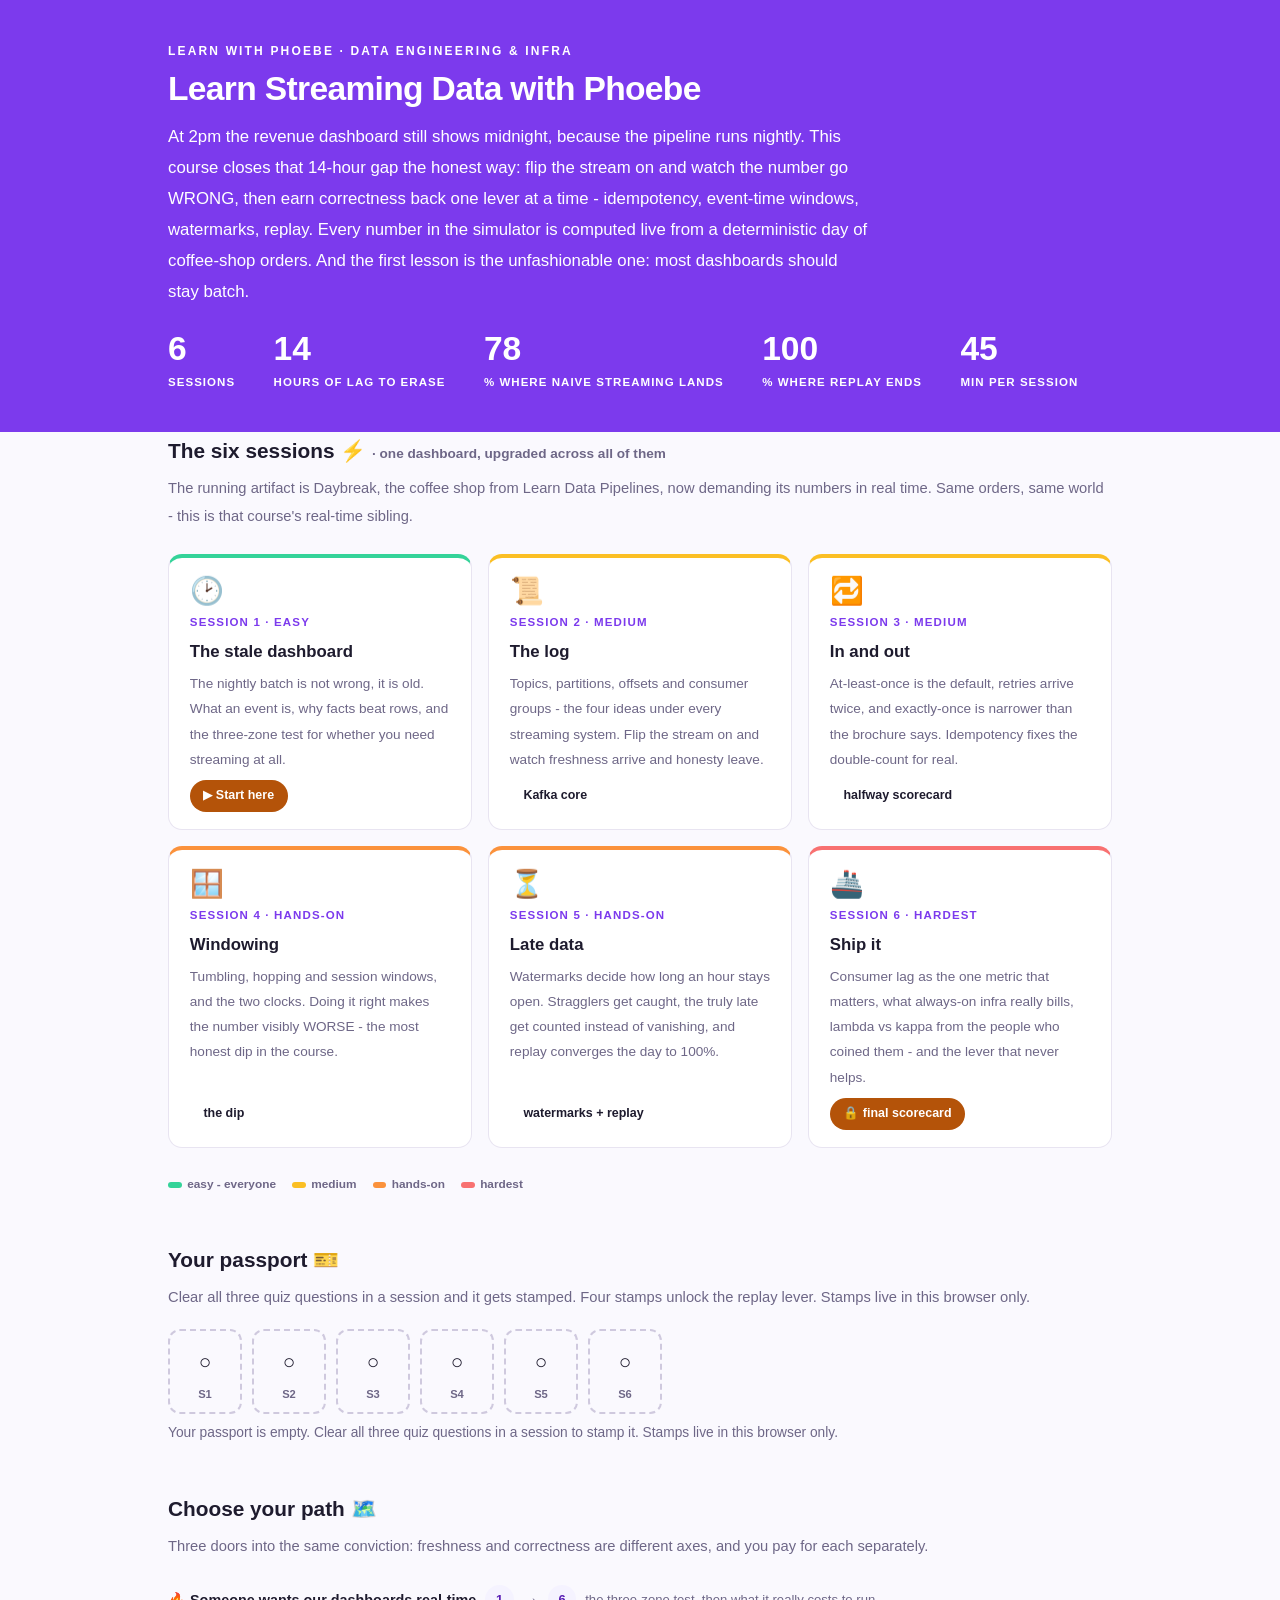
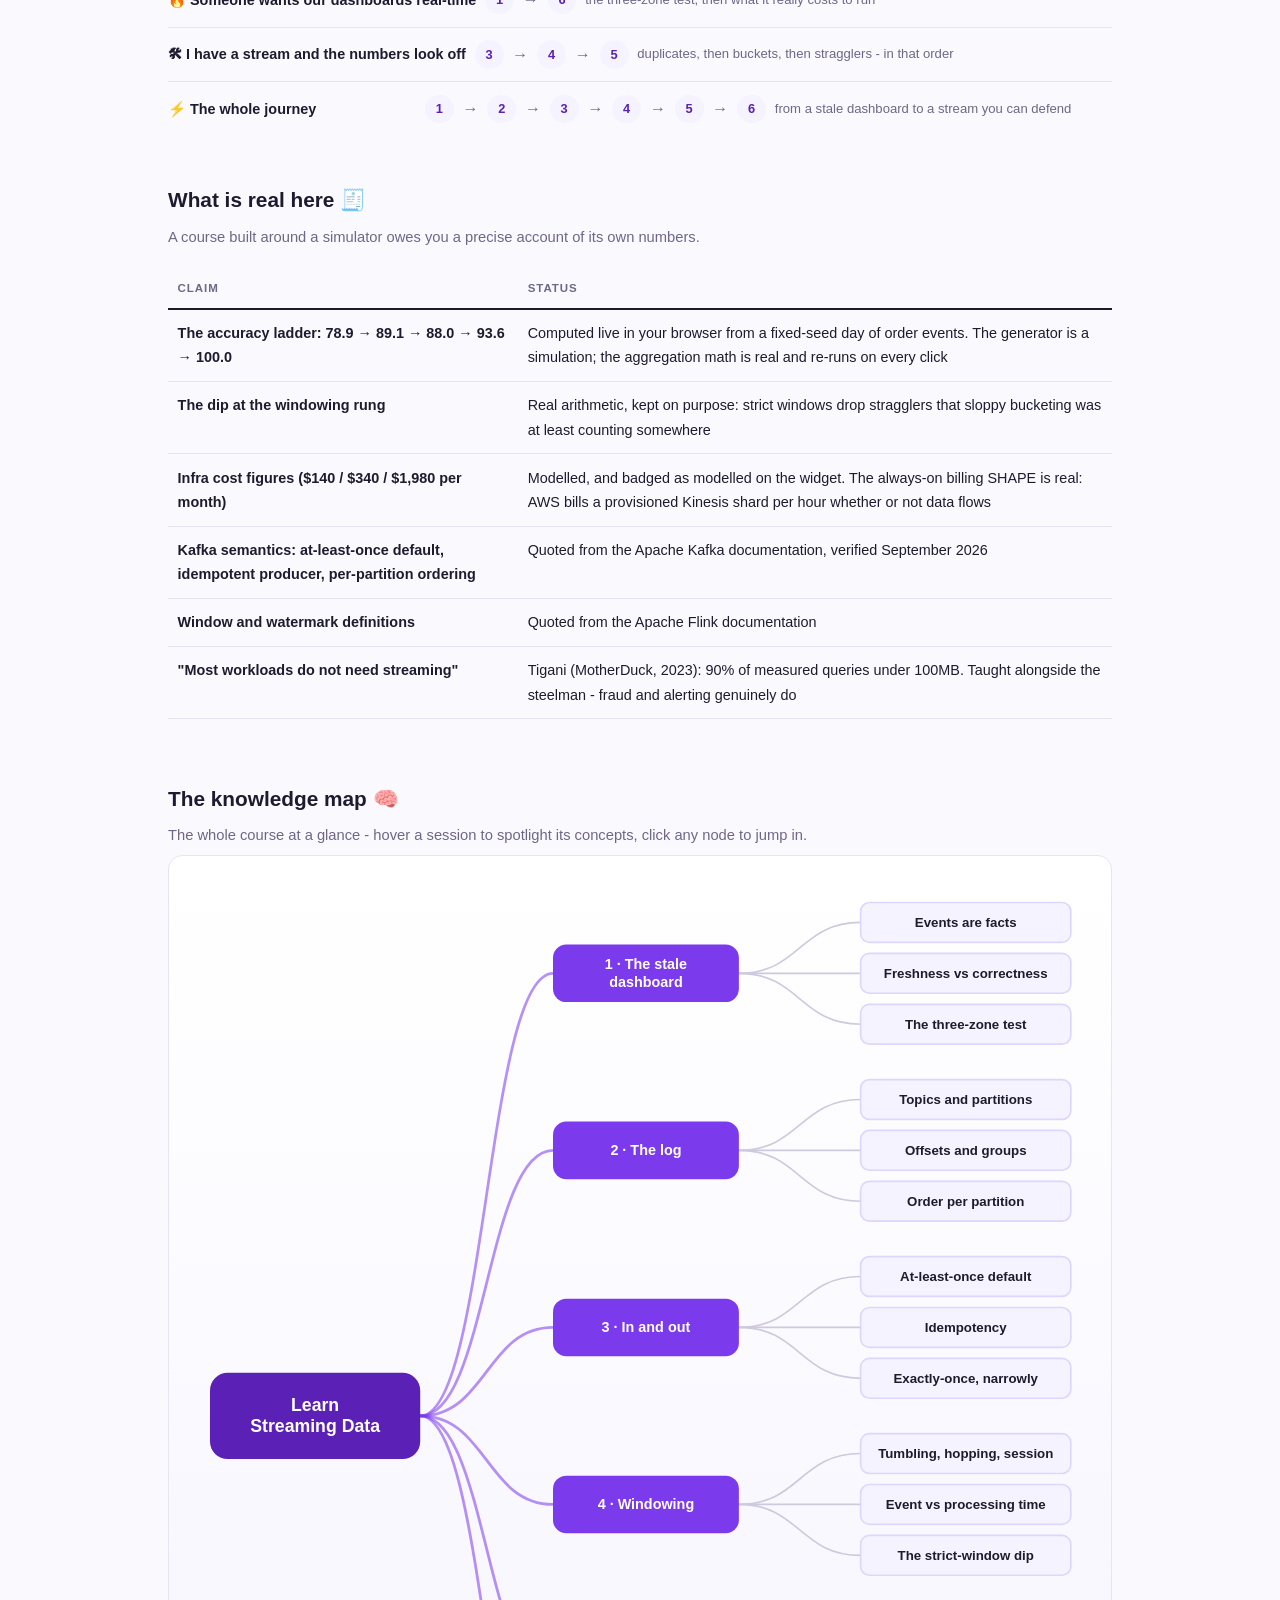
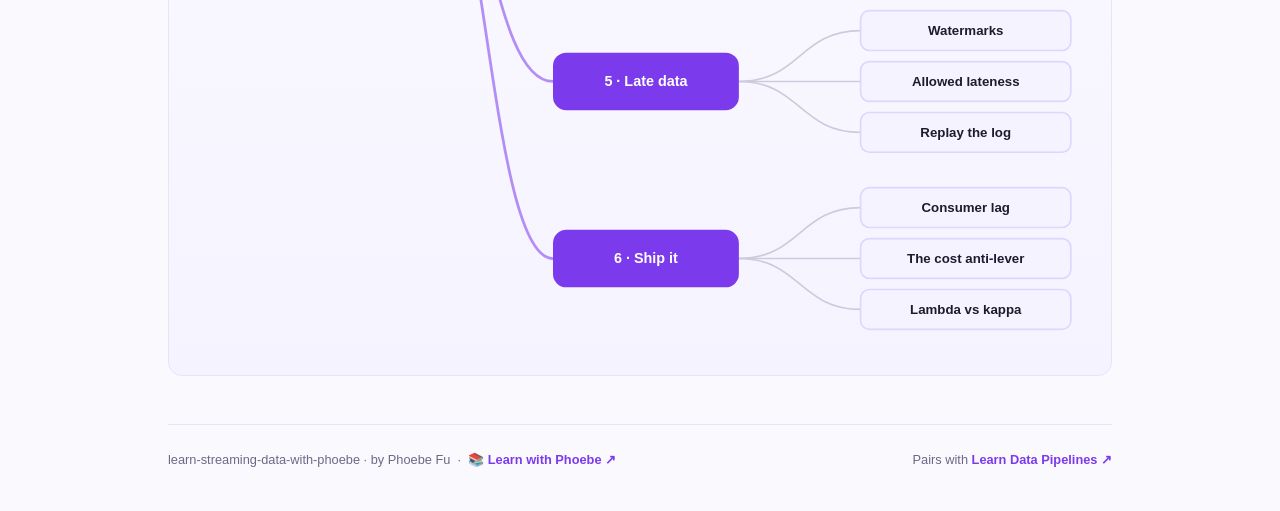
<file: index.html>
<!DOCTYPE html>
<html lang="en">
<head>
<meta charset="UTF-8">
<meta name="viewport" content="width=device-width, initial-scale=1.0">
<!-- social:start -->
<meta name="description" content="Six sessions on streaming data: batch vs stream, the Kafka log, delivery semantics, windows, watermarks and replay - with a live dashboard whose accuracy you upgrade lever by lever from 78.9% to 100%. Free, by Phoebe Fu.">
<meta property="og:type" content="website">
<meta property="og:site_name" content="Learn with Phoebe">
<meta property="og:title" content="Learn Streaming Data with Phoebe">
<meta property="og:description" content="Batch vs stream, the log, exactly-once myths, windows and watermarks - with a live simulator computed from real events.">
<meta property="og:url" content="https://phoebefu6.github.io/learn-streaming-data-with-phoebe/">
<meta property="og:image" content="https://phoebefu6.github.io/learn-streaming-data-with-phoebe/assets/og-cover.png">
<meta name="twitter:card" content="summary_large_image">
<meta name="twitter:title" content="Learn Streaming Data with Phoebe">
<meta name="twitter:description" content="The 2pm dashboard: fresh but wrong, then fresh AND right - one lever at a time.">
<meta name="twitter:image" content="https://phoebefu6.github.io/learn-streaming-data-with-phoebe/assets/og-cover.png">
<!-- social:end -->
<title>Learn Streaming Data with Phoebe</title>
<link rel="stylesheet" href="assets/style.css?v=24">
<style>

  .stats-row { display: flex; gap: 2.4rem; margin-top: 1.5rem; flex-wrap: wrap; }
  .stat b { display: block; font-size: 2.1rem; font-weight: 800; line-height: 1.05; font-variant-numeric: tabular-nums; }
  .stat span { font-size: .72rem; opacity: 1; text-transform: uppercase; letter-spacing: .09em; font-weight: 600; }

  .course-grid { display: grid; grid-template-columns: repeat(auto-fit, minmax(17rem, 1fr)); gap: 1rem; margin-top: 1.5rem; }
  .course-card {
    border: 1px solid var(--hairline);
    border-top: 4px solid var(--diff, var(--indigo));
    border-radius: var(--radius);
    padding: 1.2rem 1.3rem 1.1rem;
    display: flex;
    flex-direction: column;
    gap: .5rem;
    text-decoration: none;
    color: var(--ink);
    background: #fff;
    transition: box-shadow .15s ease, border-color .15s ease, transform .15s ease;
    position: relative;
  }
  .course-card:hover { border-color: var(--indigo-soft); border-top-color: var(--diff, var(--indigo)); box-shadow: 0 8px 28px rgba(124,58,237,.14); transform: translateY(-3px); }
  .course-card .cicon { font-size: 1.7rem; line-height: 1; }
  .course-card .cnum { font-size: .72rem; font-weight: 700; color: var(--indigo); text-transform: uppercase; letter-spacing: .1em; }
  .course-card h3 { font-size: 1.05rem; font-weight: 800; line-height: 1.3; }
  .course-card p { font-size: .85rem; color: var(--muted); flex: 1; }
  .course-card .meta { display: flex; gap: .4rem; flex-wrap: wrap; }

  .diff-legend { display: flex; gap: 1rem; margin-top: 1.6rem; font-size: .74rem; color: var(--muted); font-weight: 600; flex-wrap: wrap; }
  .diff-legend i { display: inline-block; width: .85rem; height: .35rem; border-radius: 999px; margin-right: .35rem; vertical-align: middle; }

  .paths { margin-top: 2.6rem; }
  .paths h2 { font-size: 1.3rem; font-weight: 800; margin-bottom: .3rem; }
  .paths .plede { color: var(--muted); font-size: .92rem; margin-bottom: .8rem; }
  .path { display: flex; gap: .55rem; align-items: center; padding: .75rem 0; border-bottom: .5px solid var(--hairline); flex-wrap: wrap; }
  .path:last-child { border-bottom: none; }
  .path b { min-width: 15.5rem; font-size: .9rem; }
  .path .pstep { background: var(--indigo-50); color: var(--indigo-deep); border-radius: 999px; padding: .16rem .68rem; font-weight: 700; font-size: .8rem; text-decoration: none; transition: all .12s ease; }
  .path .pstep:hover { background: var(--indigo); color: #fff; }
  .path .parr { color: var(--muted); font-weight: 700; }

  .mm-section { margin-top: 1.6rem; }
  .mm-section h2 { font-size: 1.3rem; font-weight: 800; margin-bottom: .2rem; }
  .mm-section .mm-lede { color: var(--muted); font-size: .92rem; margin-bottom: .4rem; }
  .mm-wrap { border: 1px solid var(--hairline); border-radius: var(--radius); background: linear-gradient(180deg,#fff,#F5F3FF); padding: .6rem; overflow-x: auto; }
  .mm-svg { width: 100%; height: auto; display: block; max-width: 60rem; margin: 0 auto; min-width: 34rem; }
  .mm-link { cursor: pointer; text-decoration: none; }
  .mm-node rect { transition: opacity .15s ease, filter .15s ease; }
  .mm-node text { pointer-events: none; }
  .mm-link:hover .mm-node rect { filter: brightness(1.06); }
  .mm-edge { transition: opacity .15s ease; }
</style>
</head>
<body>

<header class="masthead">
  <div class="wrap">
    <div class="eyebrow">Learn with Phoebe · Data Engineering &amp; Infra</div>
    <h1>Learn <span class="accent">Streaming Data</span> with Phoebe</h1>
    <p class="sub">At 2pm the revenue dashboard still shows midnight, because the pipeline runs nightly. This course closes that 14-hour gap the honest way: flip the stream on and watch the number go WRONG, then earn correctness back one lever at a time - idempotency, event-time windows, watermarks, replay. Every number in the simulator is computed live from a deterministic day of coffee-shop orders. And the first lesson is the unfashionable one: most dashboards should stay batch.</p>
    <div class="stats-row">
      <div class="stat"><b data-count="6">6</b><span>sessions</span></div>
      <div class="stat"><b data-count="14">14</b><span>hours of lag to erase</span></div>
      <div class="stat"><b data-count="78.9">78.9</b><span>% where naive streaming lands</span></div>
      <div class="stat"><b data-count="100">100</b><span>% where replay ends</span></div>
      <div class="stat"><b data-count="45">45</b><span>min per session</span></div>
    </div>
  </div>
</header>

<main class="wrap">

  <section class="section">
    <div class="paths" style="margin-top:0">
      <h2>The six sessions ⚡ <span style="font-size:.85rem;font-weight:600;color:var(--muted)">· one dashboard, upgraded across all of them</span></h2>
      <p class="plede">The running artifact is Daybreak, the coffee shop from Learn Data Pipelines, now demanding its numbers in real time. Same orders, same world - this is that course's real-time sibling.</p>
    </div>

    <div class="course-grid">
      <a class="course-card" href="courses/01-the-stale-dashboard.html" style="--diff:#34D399">
        <span class="cicon">🕑</span>
        <span class="cnum">Session 1 · easy</span>
        <h3>The stale dashboard</h3>
        <p>The nightly batch is not wrong, it is old. What an event is, why facts beat rows, and the three-zone test for whether you need streaming at all.</p>
        <span class="meta"><span class="pill amber">▶ Start here</span></span>
      </a>
      <a class="course-card" href="courses/02-the-log.html" style="--diff:#FBBF24">
        <span class="cicon">📜</span>
        <span class="cnum">Session 2 · medium</span>
        <h3>The log</h3>
        <p>Topics, partitions, offsets and consumer groups - the four ideas under every streaming system. Flip the stream on and watch freshness arrive and honesty leave.</p>
        <span class="meta"><span class="pill">Kafka core</span></span>
      </a>
      <a class="course-card" href="courses/03-in-and-out.html" style="--diff:#FBBF24">
        <span class="cicon">🔁</span>
        <span class="cnum">Session 3 · medium</span>
        <h3>In and out</h3>
        <p>At-least-once is the default, retries arrive twice, and exactly-once is narrower than the brochure says. Idempotency fixes the double-count for real.</p>
        <span class="meta"><span class="pill">halfway scorecard</span></span>
      </a>
      <a class="course-card" href="courses/04-windowing.html" style="--diff:#FB923C">
        <span class="cicon">🪟</span>
        <span class="cnum">Session 4 · hands-on</span>
        <h3>Windowing</h3>
        <p>Tumbling, hopping and session windows, and the two clocks. Doing it right makes the number visibly WORSE - the most honest dip in the course.</p>
        <span class="meta"><span class="pill">the dip</span></span>
      </a>
      <a class="course-card" href="courses/05-late-data.html" style="--diff:#FB923C">
        <span class="cicon">⏳</span>
        <span class="cnum">Session 5 · hands-on</span>
        <h3>Late data</h3>
        <p>Watermarks decide how long an hour stays open. Stragglers get caught, the truly late get counted instead of vanishing, and replay converges the day to 100%.</p>
        <span class="meta"><span class="pill">watermarks + replay</span></span>
      </a>
      <a class="course-card" href="courses/06-ship-it.html" style="--diff:#F87171">
        <span class="cicon">🚢</span>
        <span class="cnum">Session 6 · hardest</span>
        <h3>Ship it</h3>
        <p>Consumer lag as the one metric that matters, what always-on infra really bills, lambda vs kappa from the people who coined them - and the lever that never helps.</p>
        <span class="meta"><span class="pill amber">🔒 final scorecard</span></span>
      </a>
    </div>

    <div class="diff-legend">
      <span><i style="background:#34D399"></i>easy - everyone</span>
      <span><i style="background:#FBBF24"></i>medium</span>
      <span><i style="background:#FB923C"></i>hands-on</span>
      <span><i style="background:#F87171"></i>hardest</span>
    </div>
  </section>

  <section class="section">
    <div class="paths" style="margin-top:0">
      <h2>Your passport 🎫</h2>
      <p class="plede">Clear all three quiz questions in a session and it gets stamped. Four stamps unlock the replay lever. Stamps live in this browser only.</p>
    </div>
    <div class="pp-strip"></div>
  </section>

  <section class="section">
    <div class="paths">
      <h2>Choose your path 🗺️</h2>
      <p class="plede">Three doors into the same conviction: freshness and correctness are different axes, and you pay for each separately.</p>
      <div class="path"><b>🔥 Someone wants our dashboards real-time</b>
        <a class="pstep" href="courses/01-the-stale-dashboard.html">1</a><span class="parr">→</span>
        <a class="pstep" href="courses/06-ship-it.html">6</a>
        <span style="font-size:.82rem;color:var(--muted)">the three-zone test, then what it really costs to run</span>
      </div>
      <div class="path"><b>🛠 I have a stream and the numbers look off</b>
        <a class="pstep" href="courses/03-in-and-out.html">3</a><span class="parr">→</span>
        <a class="pstep" href="courses/04-windowing.html">4</a><span class="parr">→</span>
        <a class="pstep" href="courses/05-late-data.html">5</a>
        <span style="font-size:.82rem;color:var(--muted)">duplicates, then buckets, then stragglers - in that order</span>
      </div>
      <div class="path"><b>⚡ The whole journey</b>
        <a class="pstep" href="courses/01-the-stale-dashboard.html">1</a><span class="parr">→</span>
        <a class="pstep" href="courses/02-the-log.html">2</a><span class="parr">→</span>
        <a class="pstep" href="courses/03-in-and-out.html">3</a><span class="parr">→</span>
        <a class="pstep" href="courses/04-windowing.html">4</a><span class="parr">→</span>
        <a class="pstep" href="courses/05-late-data.html">5</a><span class="parr">→</span>
        <a class="pstep" href="courses/06-ship-it.html">6</a>
        <span style="font-size:.82rem;color:var(--muted)">from a stale dashboard to a stream you can defend</span>
      </div>
    </div>
  </section>

  <section class="section">
    <div class="paths" style="margin-top:0">
      <h2>What is real here 🧾</h2>
      <p class="plede">A course built around a simulator owes you a precise account of its own numbers.</p>
    </div>
    <table class="clean">
      <tr><th>Claim</th><th>Status</th></tr>
      <tr><td>The accuracy ladder: 78.9 → 89.1 → 88.0 → 93.6 → 100.0</td><td>Computed live in your browser from a fixed-seed day of order events. The generator is a simulation; the aggregation math is real and re-runs on every click</td></tr>
      <tr><td>The dip at the windowing rung</td><td>Real arithmetic, kept on purpose: strict windows drop stragglers that sloppy bucketing was at least counting somewhere</td></tr>
      <tr><td>Infra cost figures ($140 / $340 / $1,980 per month)</td><td>Modelled, and badged as modelled on the widget. The always-on billing SHAPE is real: AWS bills a provisioned Kinesis shard per hour whether or not data flows</td></tr>
      <tr><td>Kafka semantics: at-least-once default, idempotent producer, per-partition ordering</td><td>Quoted from the Apache Kafka documentation, verified September 2026</td></tr>
      <tr><td>Window and watermark definitions</td><td>Quoted from the Apache Flink documentation</td></tr>
      <tr><td>"Most workloads do not need streaming"</td><td>Tigani (MotherDuck, 2023): 90% of measured queries under 100MB. Taught alongside the steelman - fraud and alerting genuinely do</td></tr>
    </table>
  </section>

  <section class="section mm-section">
    <h2>The knowledge map 🧠</h2>
    <p class="mm-lede">The whole course at a glance - hover a session to spotlight its concepts, click any node to jump in.</p>
    <div class="mm-wrap"><div id="mindmap"></div></div>
  </section>

  <footer class="pagefoot">
    <span>learn-streaming-data-with-phoebe · by Phoebe Fu &nbsp;·&nbsp; 📚 <a href="https://phoebefu6.github.io/learn-with-phoebe/">Learn with Phoebe ↗</a></span>
    <span>Pairs with <a href="https://phoebefu6.github.io/learn-data-pipelines-with-phoebe/">Learn Data Pipelines ↗</a></span>
  </footer>

</main>

<script>
window.MINDMAP_DATA = {
  "title": "Learn\nStreaming Data",
  "centerColor": "#5B21B6",
  "sessions": [
    {
      "label": "The stale\ndashboard",
      "href": "courses/01-the-stale-dashboard.html",
      "color": "#34D399",
      "concepts": [
        { "label": "Events are facts", "href": "courses/01-the-stale-dashboard.html" },
        { "label": "Freshness vs correctness", "href": "courses/01-the-stale-dashboard.html" },
        { "label": "The three-zone test", "href": "courses/01-the-stale-dashboard.html" }
      ]
    },
    {
      "label": "The log",
      "href": "courses/02-the-log.html",
      "color": "#FBBF24",
      "concepts": [
        { "label": "Topics and partitions", "href": "courses/02-the-log.html" },
        { "label": "Offsets and groups", "href": "courses/02-the-log.html" },
        { "label": "Order per partition", "href": "courses/02-the-log.html" }
      ]
    },
    {
      "label": "In and out",
      "href": "courses/03-in-and-out.html",
      "color": "#FBBF24",
      "concepts": [
        { "label": "At-least-once default", "href": "courses/03-in-and-out.html" },
        { "label": "Idempotency", "href": "courses/03-in-and-out.html" },
        { "label": "Exactly-once, narrowly", "href": "courses/03-in-and-out.html" }
      ]
    },
    {
      "label": "Windowing",
      "href": "courses/04-windowing.html",
      "color": "#FB923C",
      "concepts": [
        { "label": "Tumbling, hopping, session", "href": "courses/04-windowing.html" },
        { "label": "Event vs processing time", "href": "courses/04-windowing.html" },
        { "label": "The strict-window dip", "href": "courses/04-windowing.html" }
      ]
    },
    {
      "label": "Late data",
      "href": "courses/05-late-data.html",
      "color": "#FB923C",
      "concepts": [
        { "label": "Watermarks", "href": "courses/05-late-data.html" },
        { "label": "Allowed lateness", "href": "courses/05-late-data.html" },
        { "label": "Replay the log", "href": "courses/05-late-data.html" }
      ]
    },
    {
      "label": "Ship it",
      "href": "courses/06-ship-it.html",
      "color": "#F87171",
      "concepts": [
        { "label": "Consumer lag", "href": "courses/06-ship-it.html" },
        { "label": "The cost anti-lever", "href": "courses/06-ship-it.html" },
        { "label": "Lambda vs kappa", "href": "courses/06-ship-it.html" }
      ]
    }
  ]
};
</script>
<script src="assets/mindmap.js?v=1"></script>
<script src="assets/app.js?v=22"></script>
</body>
</html>
</file>
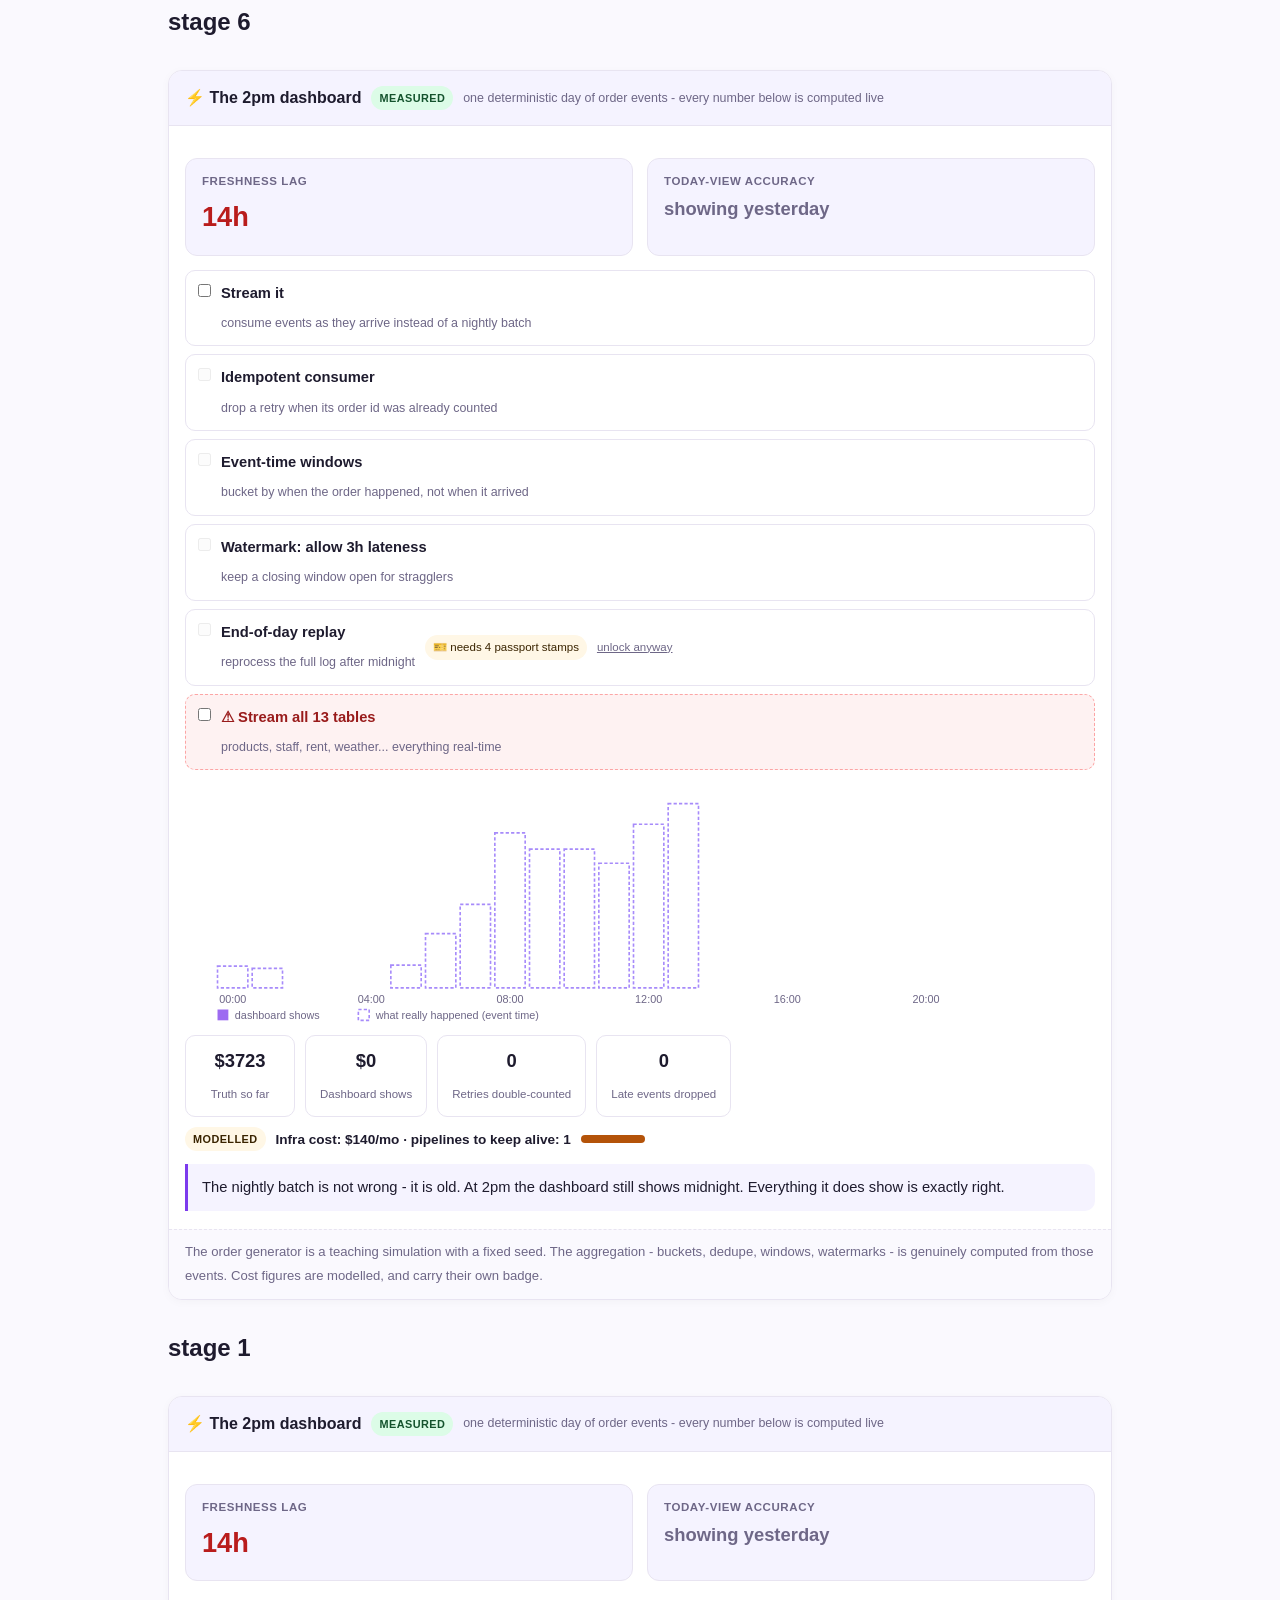
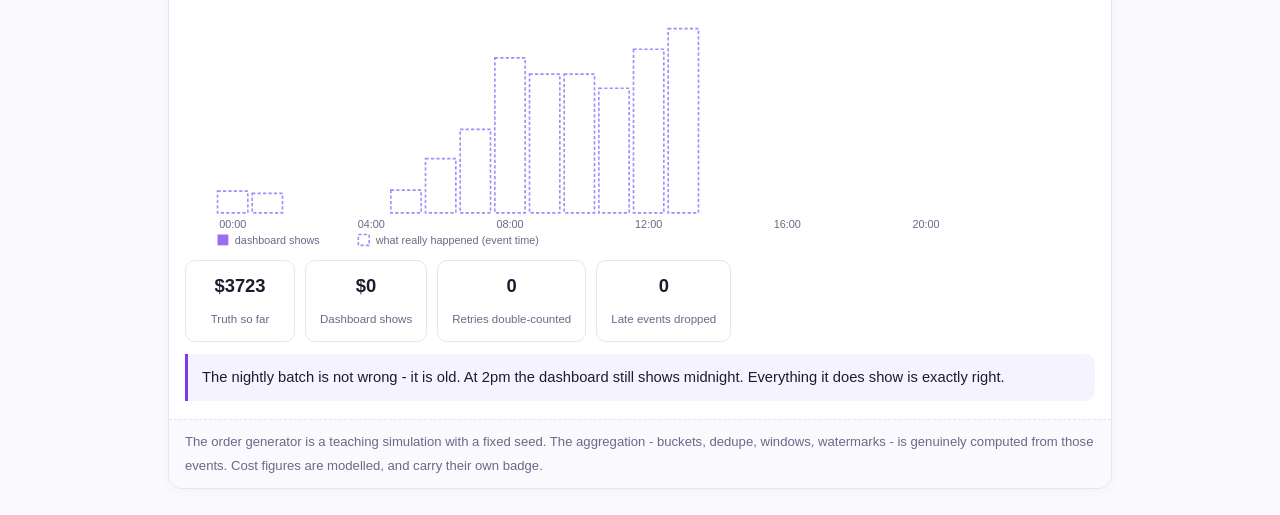
<file: _simtest.html>
<!doctype html><html><head><meta charset="utf-8"><title>simtest</title>
<link rel="stylesheet" href="assets/style.css?v=5"></head><body>
<main class="wrap">
<h2>stage 6</h2><div class="streamsim" data-stage="6"></div>
<h2>stage 1</h2><div class="streamsim" data-stage="1"></div>
</main>
<script src="assets/streaming-live.js?v=1"></script></body></html>
</file>
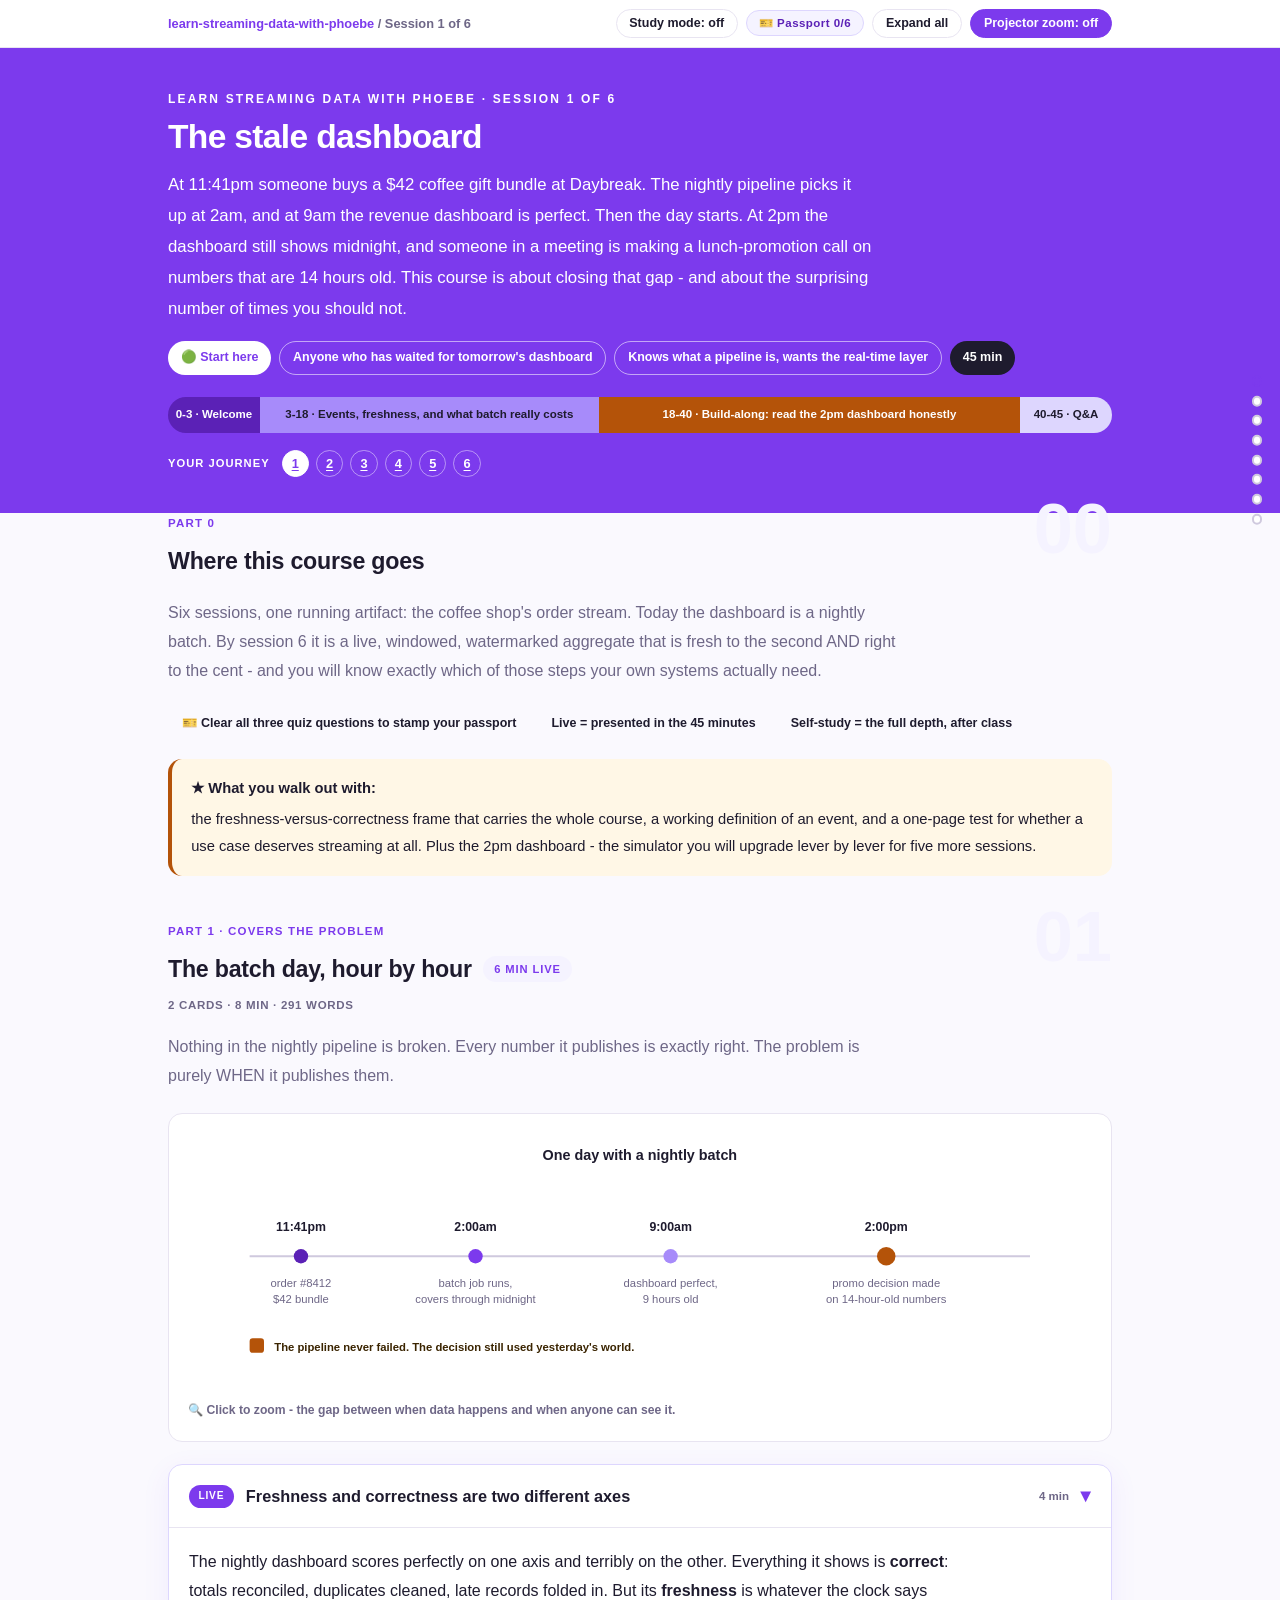
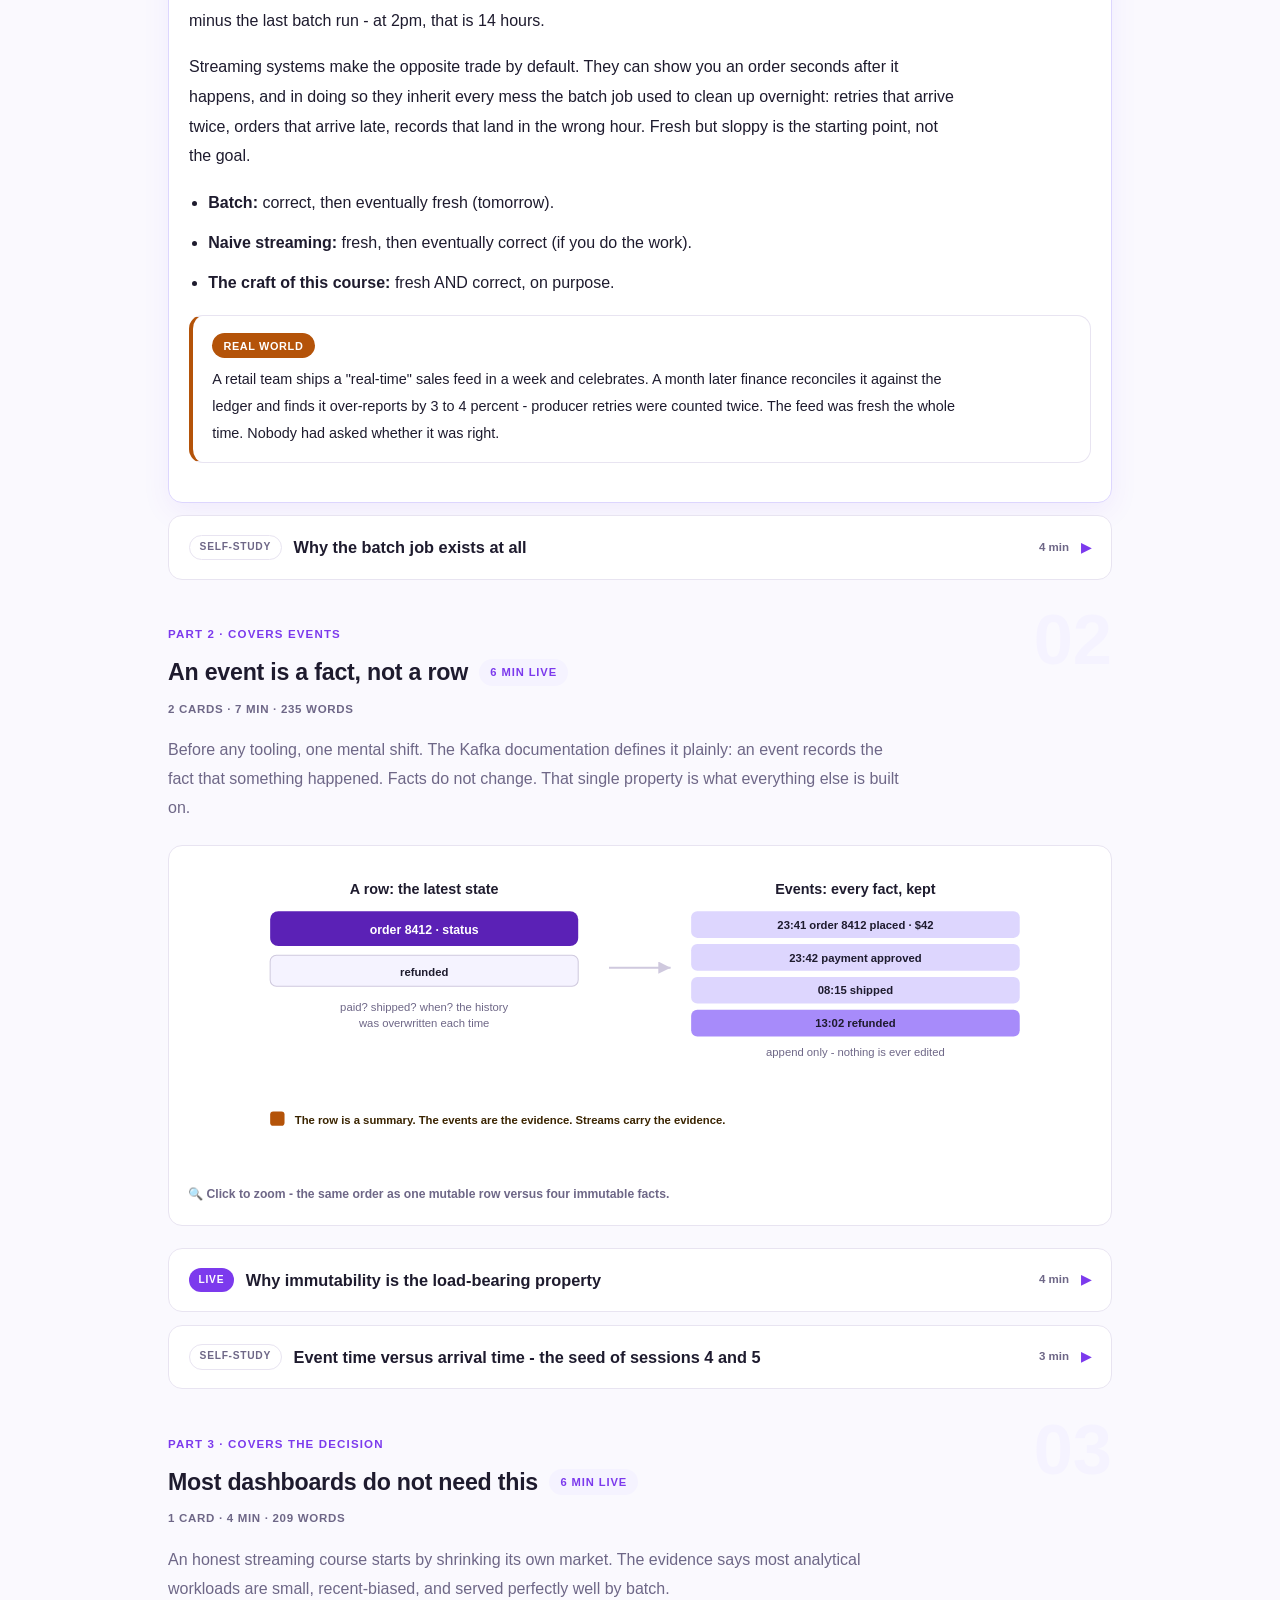
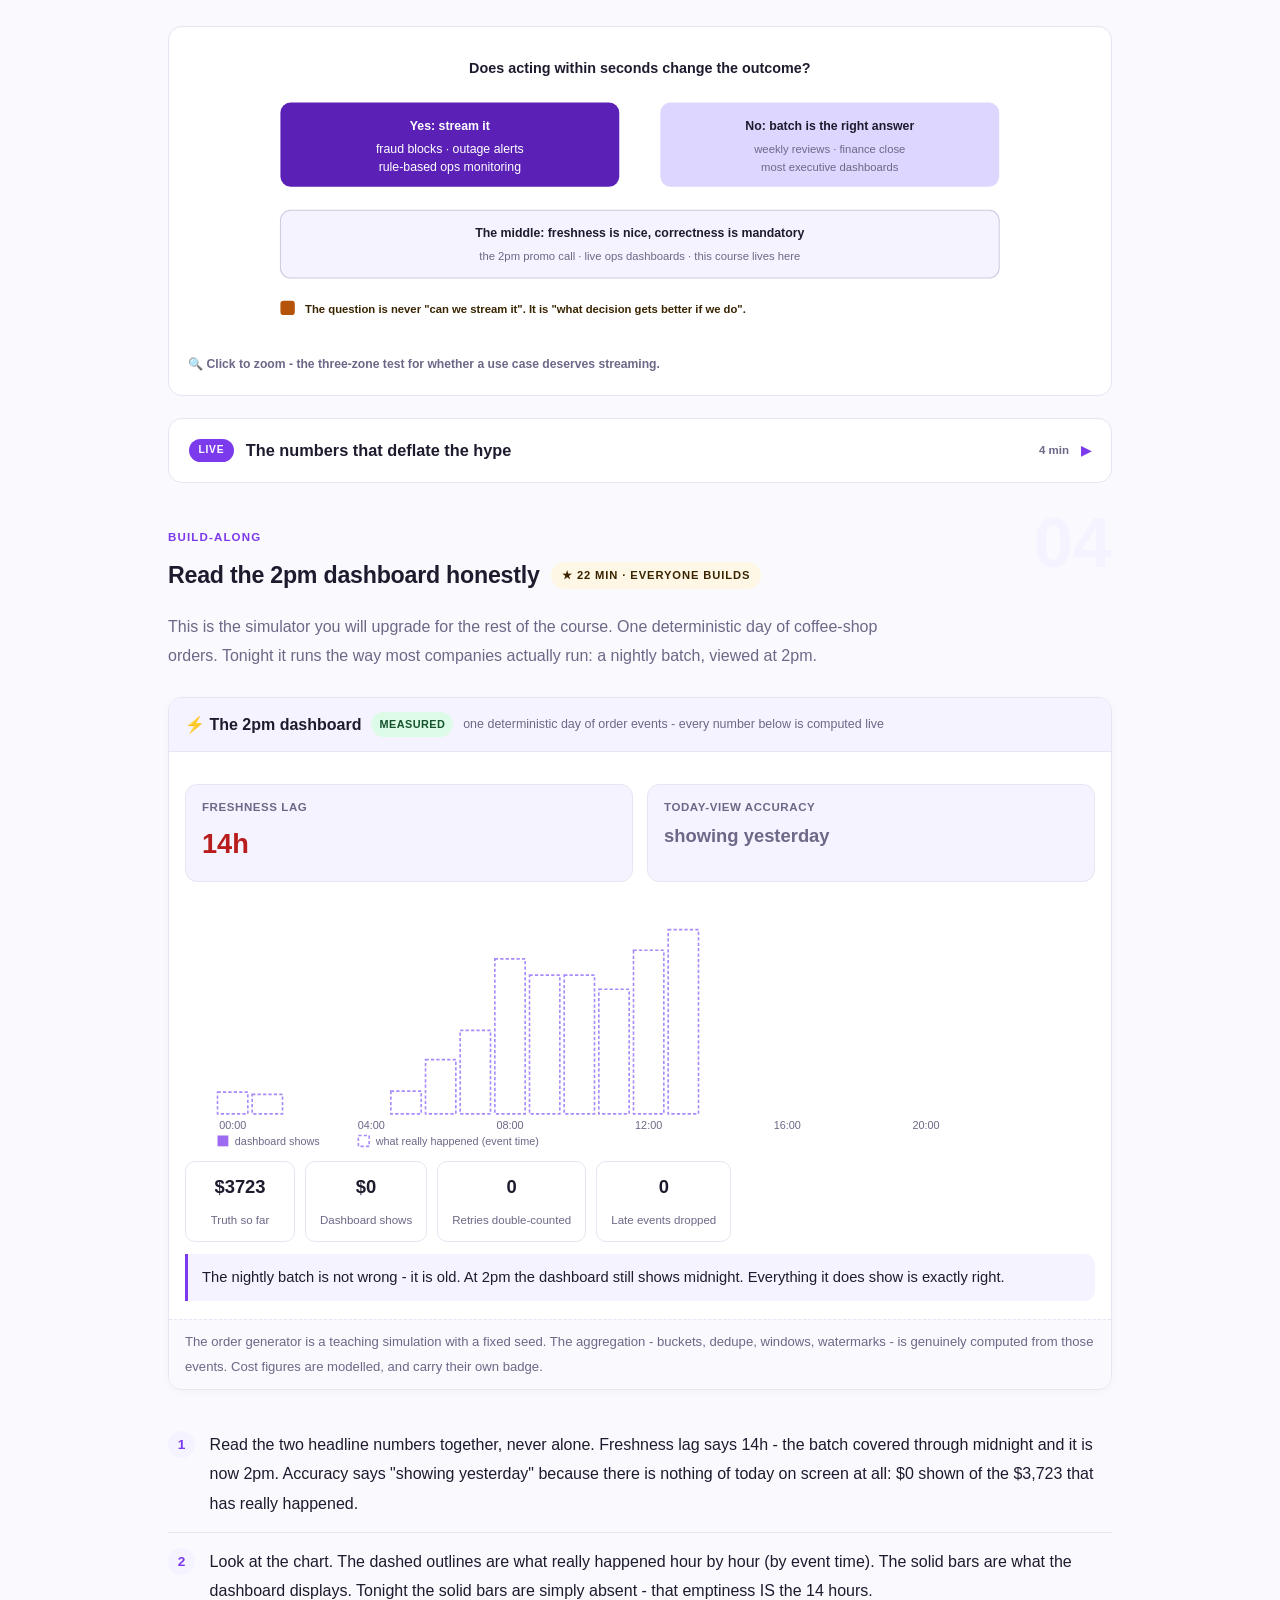
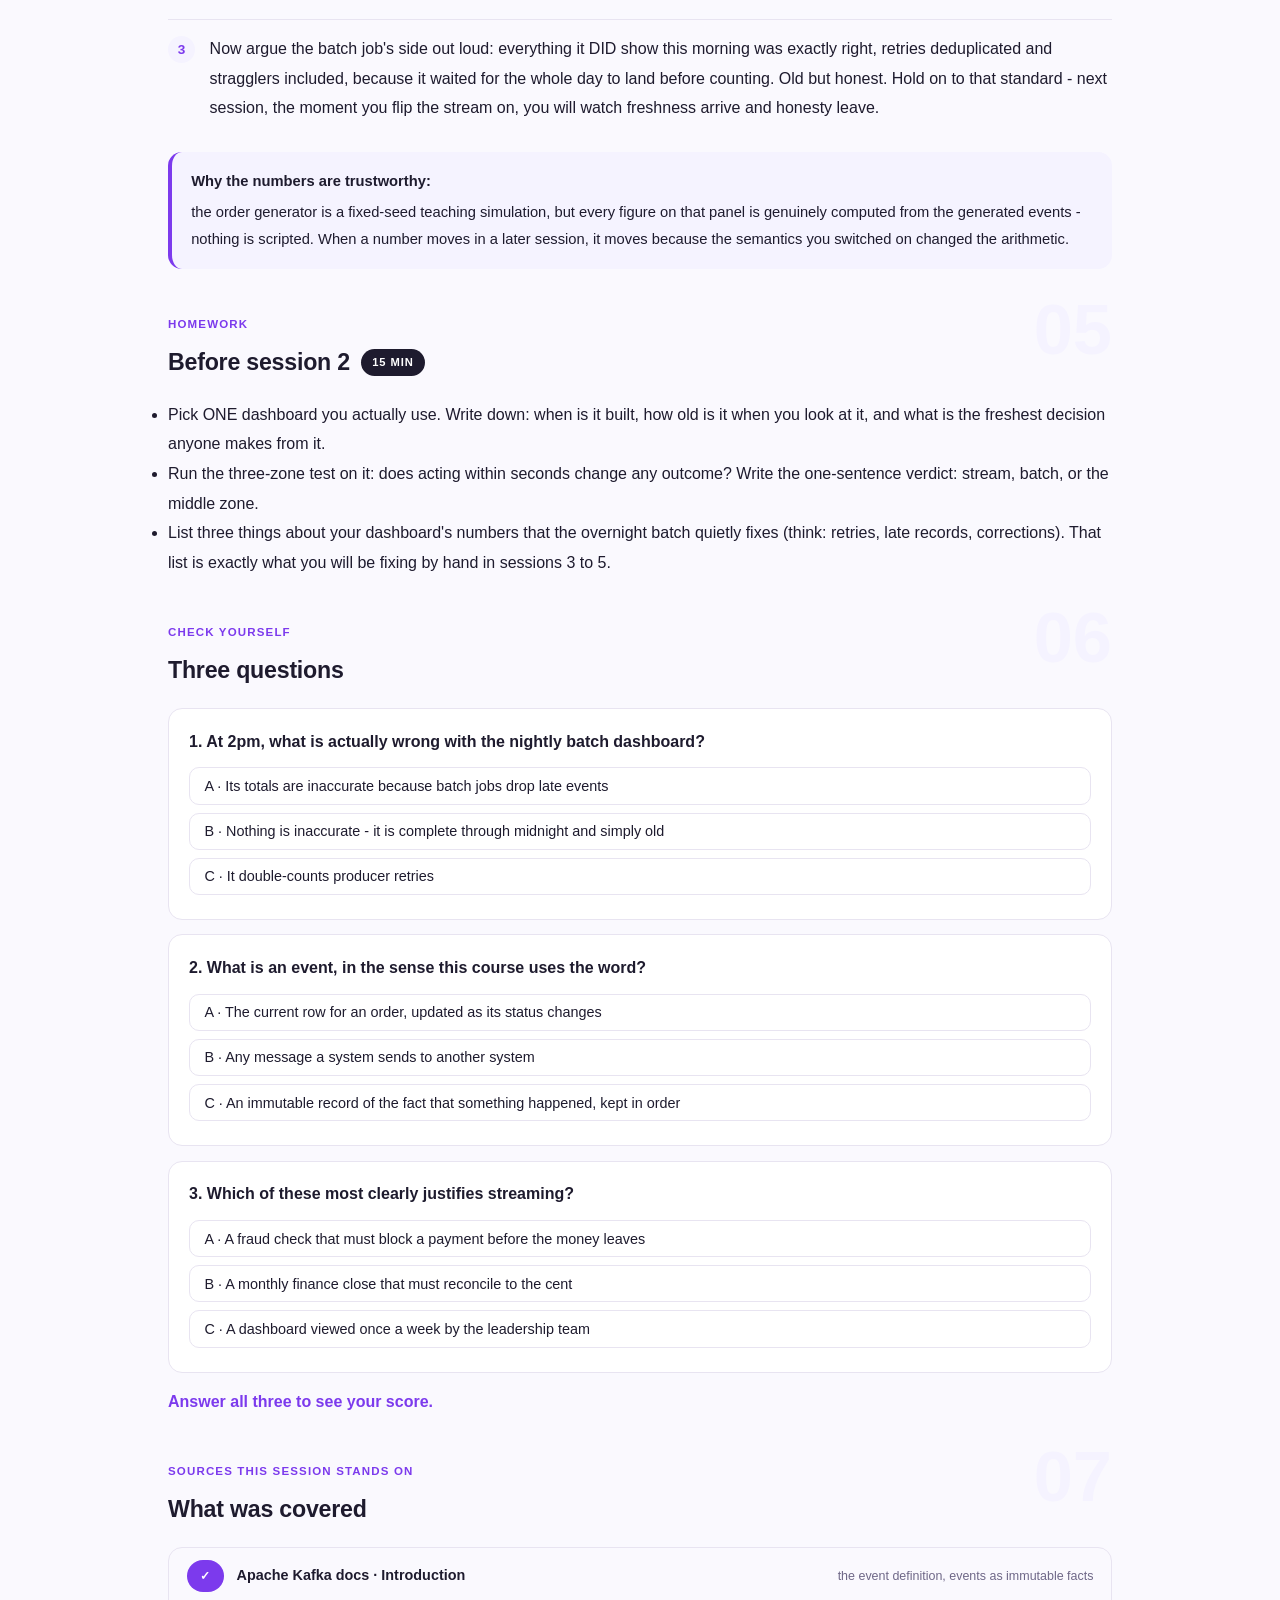
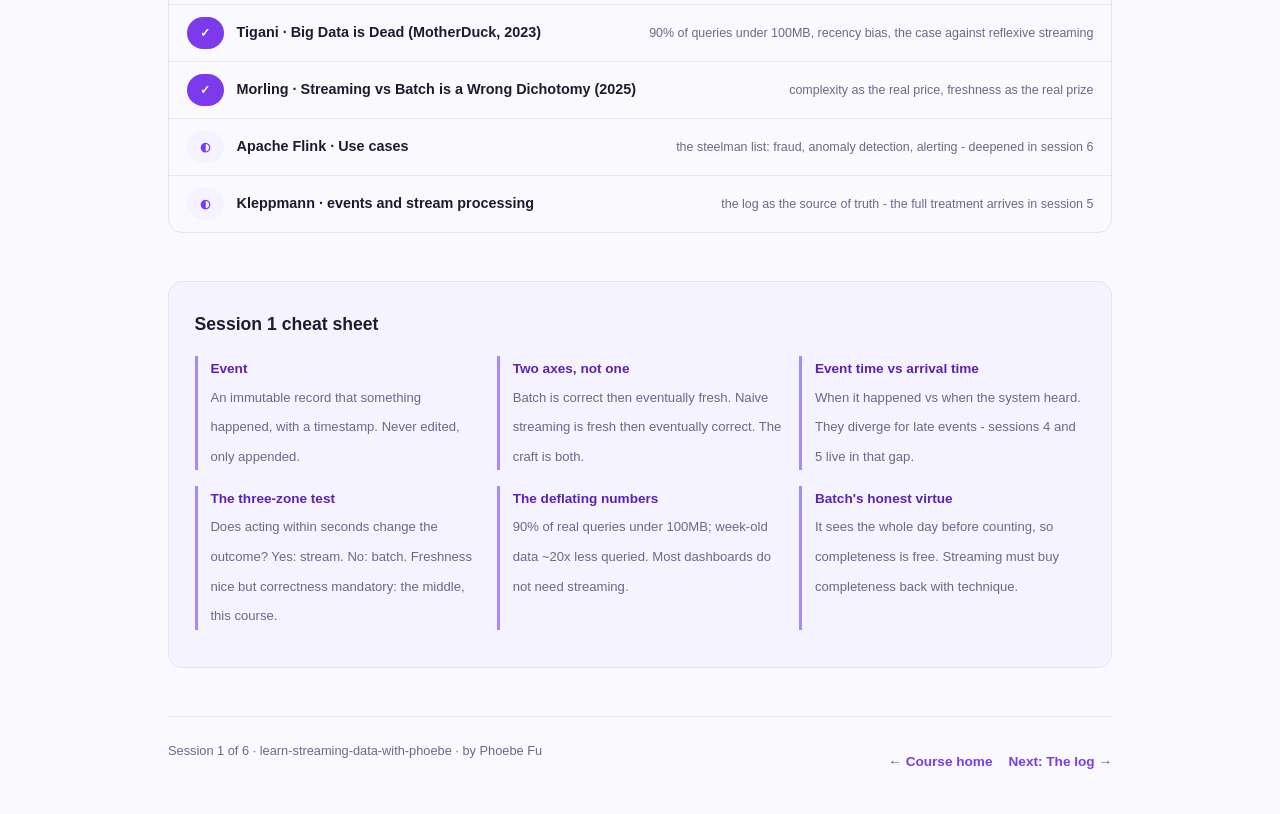
<file: courses/01-the-stale-dashboard.html>
<!DOCTYPE html>
<html lang="en">
<head>
<meta charset="UTF-8">
<meta name="viewport" content="width=device-width, initial-scale=1.0">
<!-- social:start -->
<meta name="description" content="Session 1 of 6. The nightly dashboard is not wrong, it is old. What an event actually is, what freshness costs, and how to tell whether your use case needs streaming at all.">
<meta property="og:type" content="article">
<meta property="og:site_name" content="Learn with Phoebe">
<meta property="og:title" content="The stale dashboard - learn streaming data with phoebe">
<meta property="og:description" content="Session 1 of 6. The nightly dashboard is not wrong, it is old. What an event is, and whether you need streaming at all.">
<meta property="og:url" content="https://phoebefu6.github.io/learn-streaming-data-with-phoebe/courses/01-the-stale-dashboard.html">
<meta property="og:image" content="https://phoebefu6.github.io/learn-streaming-data-with-phoebe/assets/og-cover.png">
<meta property="og:image:width" content="1200">
<meta property="og:image:height" content="630">
<meta name="twitter:card" content="summary_large_image">
<meta name="twitter:title" content="The stale dashboard - learn streaming data with phoebe">
<meta name="twitter:description" content="Session 1 of 6. The nightly dashboard is not wrong, it is old. Do you need streaming at all?">
<meta name="twitter:image" content="https://phoebefu6.github.io/learn-streaming-data-with-phoebe/assets/og-cover.png">
<!-- social:end -->
<title>Session 1 · The stale dashboard - learn streaming data with phoebe</title>
<link rel="stylesheet" href="../assets/style.css?v=24">
</head>
<body>

<div class="toolbar">
  <div class="wrap">
    <span class="crumb"><a href="../index.html">learn-streaming-data-with-phoebe</a> / Session 1 of 6</span>
    <button class="btn" id="toggle-all" type="button">Expand all</button>
    <button class="btn primary" id="zoom-toggle" type="button">Projector zoom: off</button>
  </div>
</div>

<header class="masthead">
  <div class="wrap">
    <div class="eyebrow">Learn Streaming Data with Phoebe · Session 1 of 6</div>
    <h1>The stale <span class="accent">dashboard</span></h1>
    <p class="sub">At 11:41pm someone buys a $42 coffee gift bundle at Daybreak. The nightly pipeline picks it up at 2am, and at 9am the revenue dashboard is perfect. Then the day starts. At 2pm the dashboard still shows midnight, and someone in a meeting is making a lunch-promotion call on numbers that are 14 hours old. This course is about closing that gap - and about the surprising number of times you should not.</p>
    <div class="chip-row">
      <span class="chip level">🟢 Start here</span>
      <span class="chip audience">Anyone who has waited for tomorrow's dashboard</span>
      <span class="chip audience">Knows what a pipeline is, wants the real-time layer</span>
      <span class="chip time">45 min</span>
    </div>
    <div class="agenda">
      <span class="a1" style="flex:1">0-3 · Welcome</span>
      <span class="a2" style="flex:4">3-18 · Events, freshness, and what batch really costs</span>
      <span class="a3" style="flex:5">18-40 · Build-along: read the 2pm dashboard honestly</span>
      <span class="a4" style="flex:1">40-45 · Q&amp;A</span>
    </div>
  </div>
</header>

<main class="wrap">

  <!-- ============ INTRO ============ -->
  <section class="section" id="intro">
    <div class="section-kicker">
      <span class="klabel">Part 0</span>
      <h2>Where this course goes</h2>
    </div>
    <p class="lede">Six sessions, one running artifact: the coffee shop's order stream. Today the dashboard is a nightly batch. By session 6 it is a live, windowed, watermarked aggregate that is fresh to the second AND right to the cent - and you will know exactly which of those steps your own systems actually need.</p>

    <div class="legend">
      <span class="pill">🎫 Clear all three quiz questions to stamp your passport</span>
      <span class="pill">Live = presented in the 45 minutes</span>
      <span class="pill">Self-study = the full depth, after class</span>
    </div>

    <div class="callout win">
      <p><strong>★ What you walk out with:</strong> the freshness-versus-correctness frame that carries the whole course, a working definition of an event, and a one-page test for whether a use case deserves streaming at all. Plus the 2pm dashboard - the simulator you will upgrade lever by lever for five more sessions.</p>
    </div>
  </section>

  <!-- ============ PART 1 ============ -->
  <section class="section" id="part-1">
    <div class="section-kicker">
      <span class="klabel">Part 1 · covers the problem</span>
      <h2>The batch day, hour by hour <span class="tag concept">6 min live</span></h2>
    </div>
    <p class="lede">Nothing in the nightly pipeline is broken. Every number it publishes is exactly right. The problem is purely WHEN it publishes them.</p>

    <figure class="zoomable">
      <svg viewBox="0 0 880 250" role="img" aria-label="One day in the life of a nightly batch dashboard">
        <style>
          .baT { font: 700 14px Inter, sans-serif; fill: #1E1B2E; }
          .baL { font: 600 12px Inter, sans-serif; fill: #1E1B2E; }
          .baM { font: 400 11px Inter, sans-serif; fill: #6E6787; }
          .baN { font: 600 11px Inter, sans-serif; fill: #3A2400; }
        </style>
        <text x="440" y="26" class="baT" text-anchor="middle">One day with a nightly batch</text>
        <line x1="60" y1="120" x2="820" y2="120" stroke="#CFC9DE" stroke-width="2"/>
        <g>
          <circle cx="110" cy="120" r="7" fill="#5B21B6"/>
          <text x="110" y="95" class="baL" text-anchor="middle">11:41pm</text>
          <text x="110" y="150" class="baM" text-anchor="middle">order #8412</text>
          <text x="110" y="166" class="baM" text-anchor="middle">$42 bundle</text>
        </g>
        <g>
          <circle cx="280" cy="120" r="7" fill="#7C3AED"/>
          <text x="280" y="95" class="baL" text-anchor="middle">2:00am</text>
          <text x="280" y="150" class="baM" text-anchor="middle">batch job runs,</text>
          <text x="280" y="166" class="baM" text-anchor="middle">covers through midnight</text>
        </g>
        <g>
          <circle cx="470" cy="120" r="7" fill="#A78BFA"/>
          <text x="470" y="95" class="baL" text-anchor="middle">9:00am</text>
          <text x="470" y="150" class="baM" text-anchor="middle">dashboard perfect,</text>
          <text x="470" y="166" class="baM" text-anchor="middle">9 hours old</text>
        </g>
        <g>
          <circle cx="680" cy="120" r="9" fill="#B45309"/>
          <text x="680" y="95" class="baL" text-anchor="middle">2:00pm</text>
          <text x="680" y="150" class="baM" text-anchor="middle">promo decision made</text>
          <text x="680" y="166" class="baM" text-anchor="middle">on 14-hour-old numbers</text>
        </g>
        <rect x="60" y="200" width="14" height="14" fill="#B45309" rx="3"/>
        <text x="84" y="212" class="baN">The pipeline never failed. The decision still used yesterday's world.</text>
      </svg>
      <figcaption>🔍 Click to zoom - the gap between when data happens and when anyone can see it.</figcaption>
    </figure>

    <details class="card" open>
      <summary><span class="mode live">Live</span> Freshness and correctness are two different axes <span class="mini">4 min</span> <span class="caret">▶</span></summary>
      <div class="body">
        <p>The nightly dashboard scores perfectly on one axis and terribly on the other. Everything it shows is <strong>correct</strong>: totals reconciled, duplicates cleaned, late records folded in. But its <strong>freshness</strong> is whatever the clock says minus the last batch run - at 2pm, that is 14 hours.</p>
        <p>Streaming systems make the opposite trade by default. They can show you an order seconds after it happens, and in doing so they inherit every mess the batch job used to clean up overnight: retries that arrive twice, orders that arrive late, records that land in the wrong hour. Fresh but sloppy is the starting point, not the goal.</p>
        <ul>
          <li><strong>Batch:</strong> correct, then eventually fresh (tomorrow).</li>
          <li><strong>Naive streaming:</strong> fresh, then eventually correct (if you do the work).</li>
          <li><strong>The craft of this course:</strong> fresh AND correct, on purpose.</li>
        </ul>
        <div class="callout example"><span class="ex-pill">Real world</span>
          <p>A retail team ships a "real-time" sales feed in a week and celebrates. A month later finance reconciles it against the ledger and finds it over-reports by 3 to 4 percent - producer retries were counted twice. The feed was fresh the whole time. Nobody had asked whether it was right.</p>
        </div>
      </div>
    </details>

    <details class="card">
      <summary><span class="mode self">Self-study</span> Why the batch job exists at all <span class="mini">4 min</span> <span class="caret">▶</span></summary>
      <div class="body">
        <p>The nightly batch is not a legacy embarrassment. It is a genuinely good design for its constraints: it sees the WHOLE day before it aggregates, so late arrivals, retries and corrections have all landed by the time it runs. Completeness is cheap when you are willing to wait.</p>
        <p>That is the standing tension. A batch job answers with everything known at run time. A stream answers NOW, with only what has arrived so far. Every technique in sessions 2 through 5 - idempotency, event-time windows, watermarks, replay - is a way of buying back, at 2pm, the completeness the batch job gets for free at 2am.</p>
      </div>
    </details>
  </section>

  <!-- ============ PART 2 ============ -->
  <section class="section" id="part-2">
    <div class="section-kicker">
      <span class="klabel">Part 2 · covers events</span>
      <h2>An event is a fact, not a row <span class="tag concept">6 min live</span></h2>
    </div>
    <p class="lede">Before any tooling, one mental shift. The Kafka documentation defines it plainly: an event records the fact that something happened. Facts do not change. That single property is what everything else is built on.</p>

    <figure class="zoomable">
      <svg viewBox="0 0 880 300" role="img" aria-label="A mutable row versus an append-only event log">
        <style>
          .evT { font: 700 14px Inter, sans-serif; fill: #1E1B2E; }
          .evH { font: 700 12px Inter, sans-serif; fill: #fff; }
          .evL { font: 600 11px Inter, sans-serif; fill: #1E1B2E; }
          .evM { font: 400 11px Inter, sans-serif; fill: #6E6787; }
          .evN { font: 600 11px Inter, sans-serif; fill: #3A2400; }
        </style>
        <text x="230" y="28" class="evT" text-anchor="middle">A row: the latest state</text>
        <rect x="80" y="45" width="300" height="34" rx="8" fill="#5B21B6"/>
        <text x="230" y="67" class="evH" text-anchor="middle">order 8412 · status</text>
        <rect x="80" y="88" width="300" height="30" rx="6" fill="#F5F3FF" stroke="#CFC9DE"/>
        <text x="230" y="108" class="evL" text-anchor="middle">refunded</text>
        <text x="230" y="142" class="evM" text-anchor="middle">paid? shipped? when? the history</text>
        <text x="230" y="158" class="evM" text-anchor="middle">was overwritten each time</text>

        <text x="650" y="28" class="evT" text-anchor="middle">Events: every fact, kept</text>
        <g>
          <rect x="490" y="45" width="320" height="26" rx="6" fill="#DDD6FE"/>
          <text x="650" y="62" class="evL" text-anchor="middle">23:41 order 8412 placed · $42</text>
          <rect x="490" y="77" width="320" height="26" rx="6" fill="#DDD6FE"/>
          <text x="650" y="94" class="evL" text-anchor="middle">23:42 payment approved</text>
          <rect x="490" y="109" width="320" height="26" rx="6" fill="#DDD6FE"/>
          <text x="650" y="126" class="evL" text-anchor="middle">08:15 shipped</text>
          <rect x="490" y="141" width="320" height="26" rx="6" fill="#A78BFA"/>
          <text x="650" y="158" class="evL" text-anchor="middle">13:02 refunded</text>
          <text x="650" y="186" class="evM" text-anchor="middle">append only - nothing is ever edited</text>
        </g>
        <line x1="410" y1="100" x2="470" y2="100" stroke="#CFC9DE" stroke-width="2" marker-end="url(#evArr)"/>
        <defs><marker id="evArr" markerWidth="8" markerHeight="8" refX="6" refY="3" orient="auto"><path d="M0,0 L6,3 L0,6 z" fill="#CFC9DE"/></marker></defs>
        <rect x="80" y="240" width="14" height="14" fill="#B45309" rx="3"/>
        <text x="104" y="252" class="evN">The row is a summary. The events are the evidence. Streams carry the evidence.</text>
      </svg>
      <figcaption>🔍 Click to zoom - the same order as one mutable row versus four immutable facts.</figcaption>
    </figure>

    <details class="card">
      <summary><span class="mode live">Live</span> Why immutability is the load-bearing property <span class="mini">4 min</span> <span class="caret">▶</span></summary>
      <div class="body">
        <p>Because a fact never changes, you can hand the same event to five different consumers and they can each build their own view of the world - a revenue total, a fraud score, an inventory count - without coordinating with each other. And because the facts are kept in order, any of those views can be rebuilt from scratch by replaying them.</p>
        <p>Martin Kleppmann's framing is the cleanest: the database you read from is just a cached view of the event log. When something goes wrong, you replay the events in the same order and reconstruct exactly what happened. That idea returns in session 5 as your correction mechanism, and in session 6 as an entire architecture.</p>
        <div class="callout example"><span class="ex-pill">Real world</span>
          <p>Bank statements have worked this way for centuries. Nobody edits last Tuesday's transaction when a refund happens - a new correcting entry is appended. Accountants discovered append-only logs long before software did.</p>
        </div>
      </div>
    </details>

    <details class="card">
      <summary><span class="mode self">Self-study</span> Event time versus arrival time - the seed of sessions 4 and 5 <span class="mini">3 min</span> <span class="caret">▶</span></summary>
      <div class="body">
        <p>Every event in tonight's simulator carries two timestamps. WHEN it happened (the customer tapped pay at 23:41) and WHEN the system heard about it (maybe 23:41, maybe 2:50am if the store's tablet was offline). For on-time events the two are the same and nobody cares. For late ones they diverge, and which timestamp you aggregate by decides whether your hourly chart tells the truth.</p>
        <p>Hold the distinction; do not solve it yet. It becomes the whole of session 4 (windows) and session 5 (watermarks).</p>
      </div>
    </details>
  </section>

  <!-- ============ PART 3 ============ -->
  <section class="section" id="part-3">
    <div class="section-kicker">
      <span class="klabel">Part 3 · covers the decision</span>
      <h2>Most dashboards do not need this <span class="tag concept">6 min live</span></h2>
    </div>
    <p class="lede">An honest streaming course starts by shrinking its own market. The evidence says most analytical workloads are small, recent-biased, and served perfectly well by batch.</p>

    <figure class="zoomable">
      <svg viewBox="0 0 880 290" role="img" aria-label="When streaming is worth it: value of acting now versus cost of waiting">
        <style>
          .whT { font: 700 14px Inter, sans-serif; fill: #1E1B2E; }
          .whL { font: 600 12px Inter, sans-serif; fill: #1E1B2E; }
          .whW { font: 700 12px Inter, sans-serif; fill: #fff; }
          .whM { font: 400 11px Inter, sans-serif; fill: #6E6787; }
          .whN { font: 600 11px Inter, sans-serif; fill: #3A2400; }
        </style>
        <text x="440" y="26" class="whT" text-anchor="middle">Does acting within seconds change the outcome?</text>
        <rect x="90" y="55" width="330" height="82" rx="10" fill="#5B21B6"/>
        <text x="255" y="82" class="whW" text-anchor="middle">Yes: stream it</text>
        <text x="255" y="104" class="whW" text-anchor="middle" style="font-weight:400">fraud blocks · outage alerts</text>
        <text x="255" y="122" class="whW" text-anchor="middle" style="font-weight:400">rule-based ops monitoring</text>
        <rect x="460" y="55" width="330" height="82" rx="10" fill="#DDD6FE"/>
        <text x="625" y="82" class="whL" text-anchor="middle">No: batch is the right answer</text>
        <text x="625" y="104" class="whM" text-anchor="middle">weekly reviews · finance close</text>
        <text x="625" y="122" class="whM" text-anchor="middle">most executive dashboards</text>
        <rect x="90" y="160" width="700" height="66" rx="10" fill="#F5F3FF" stroke="#CFC9DE"/>
        <text x="440" y="186" class="whL" text-anchor="middle">The middle: freshness is nice, correctness is mandatory</text>
        <text x="440" y="208" class="whM" text-anchor="middle">the 2pm promo call · live ops dashboards · this course lives here</text>
        <rect x="90" y="248" width="14" height="14" fill="#B45309" rx="3"/>
        <text x="114" y="260" class="whN">The question is never "can we stream it". It is "what decision gets better if we do".</text>
      </svg>
      <figcaption>🔍 Click to zoom - the three-zone test for whether a use case deserves streaming.</figcaption>
    </figure>

    <details class="card">
      <summary><span class="mode live">Live</span> The numbers that deflate the hype <span class="mini">4 min</span> <span class="caret">▶</span></summary>
      <div class="body">
        <p>Jordan Tigani, a founding engineer of BigQuery, published the uncomfortable measurements: among customers actually paying for the service, 90 percent of queries processed less than 100MB of data, and heavy users' median total storage was under 100GB. He also measured the recency bias - data more than a week old is roughly 20 times less likely to be queried. Most "big data real-time" needs are neither big nor real-time.</p>
        <p>And streaming's price is not only infrastructure. Gunnar Morling, who builds these systems for a living, puts the cost where it belongs: the price is complexity - reasoning about streaming joins, late data, and reprocessing is genuinely harder than reasoning about a nightly job.</p>
        <ul>
          <li><strong>The steelman is real too.</strong> Fraud detection, anomaly detection, and rule-based alerting are the canonical cases where seconds change the outcome - a fraud block after the money leaves is worthless.</li>
          <li><strong>And once teams taste it, they keep it.</strong> Morling again: experience a data freshness of a second or two in your warehouse and you never want to go back.</li>
        </ul>
        <div class="callout tip">
          <p><strong>The test to carry:</strong> name the decision, name who makes it, and name what changes if they make it 12 hours sooner. If nothing changes, a nightly batch was the correct engineering answer, not a compromise.</p>
        </div>
      </div>
    </details>
  </section>

  <!-- ============ DEMO ============ -->
  <section class="section" id="demo">
    <div class="section-kicker">
      <span class="klabel">Build-along</span>
      <h2>Read the 2pm dashboard honestly <span class="tag demo">★ 22 min · everyone builds</span></h2>
    </div>
    <p class="lede">This is the simulator you will upgrade for the rest of the course. One deterministic day of coffee-shop orders. Tonight it runs the way most companies actually run: a nightly batch, viewed at 2pm.</p>

    <div class="streamsim" data-stage="1"></div>

    <div class="steps">
      <div class="step"><p>Read the two headline numbers together, never alone. Freshness lag says 14h - the batch covered through midnight and it is now 2pm. Accuracy says "showing yesterday" because there is nothing of today on screen at all: $0 shown of the $3,723 that has really happened.</p></div>
      <div class="step"><p>Look at the chart. The dashed outlines are what really happened hour by hour (by event time). The solid bars are what the dashboard displays. Tonight the solid bars are simply absent - that emptiness IS the 14 hours.</p></div>
      <div class="step"><p>Now argue the batch job's side out loud: everything it DID show this morning was exactly right, retries deduplicated and stragglers included, because it waited for the whole day to land before counting. Old but honest. Hold on to that standard - next session, the moment you flip the stream on, you will watch freshness arrive and honesty leave.</p></div>
    </div>

    <div class="callout tip">
      <p><strong>Why the numbers are trustworthy:</strong> the order generator is a fixed-seed teaching simulation, but every figure on that panel is genuinely computed from the generated events - nothing is scripted. When a number moves in a later session, it moves because the semantics you switched on changed the arithmetic.</p>
    </div>
  </section>

  <!-- ============ EXERCISE ============ -->
  <section class="section" id="exercise">
    <div class="section-kicker">
      <span class="klabel">Homework</span>
      <h2>Before session 2 <span class="tag exercise">15 min</span></h2>
    </div>
    <ul>
      <li>Pick ONE dashboard you actually use. Write down: when is it built, how old is it when you look at it, and what is the freshest decision anyone makes from it.</li>
      <li>Run the three-zone test on it: does acting within seconds change any outcome? Write the one-sentence verdict: stream, batch, or the middle zone.</li>
      <li>List three things about your dashboard's numbers that the overnight batch quietly fixes (think: retries, late records, corrections). That list is exactly what you will be fixing by hand in sessions 3 to 5.</li>
    </ul>
  </section>

  <!-- ============ QUIZ ============ -->
  <section class="section" id="quiz">
    <div class="section-kicker">
      <span class="klabel">Check yourself</span>
      <h2>Three questions</h2>
    </div>
    <div class="quiz-q" data-answer="1">
      <p class="qtext">1. At 2pm, what is actually wrong with the nightly batch dashboard?</p>
      <button class="qopt">A · Its totals are inaccurate because batch jobs drop late events</button>
      <button class="qopt">B · Nothing is inaccurate - it is complete through midnight and simply old</button>
      <button class="qopt">C · It double-counts producer retries</button>
      <p class="qwhy">The batch job waited for the whole day, so it cleaned retries and caught stragglers. Its failure is freshness, not correctness - that is the axis streaming attacks.</p>
    </div>
    <div class="quiz-q" data-answer="2">
      <p class="qtext">2. What is an event, in the sense this course uses the word?</p>
      <button class="qopt">A · The current row for an order, updated as its status changes</button>
      <button class="qopt">B · Any message a system sends to another system</button>
      <button class="qopt">C · An immutable record of the fact that something happened, kept in order</button>
      <p class="qwhy">The Kafka docs' own definition: an event records the fact that something happened. Facts never change, which is why they can be replayed and shared safely.</p>
    </div>
    <div class="quiz-q" data-answer="0">
      <p class="qtext">3. Which of these most clearly justifies streaming?</p>
      <button class="qopt">A · A fraud check that must block a payment before the money leaves</button>
      <button class="qopt">B · A monthly finance close that must reconcile to the cent</button>
      <button class="qopt">C · A dashboard viewed once a week by the leadership team</button>
      <p class="qwhy">Fraud blocking is the canonical case where acting within seconds changes the outcome. The other two are correctness-mandatory, freshness-optional - batch territory.</p>
    </div>
    <p class="quiz-score">Answer all three to see your score.</p>
  </section>

  <!-- ============ COVERED ============ -->
  <section class="section" id="official">
    <div class="section-kicker">
      <span class="klabel">Sources this session stands on</span>
      <h2>What was covered</h2>
    </div>
    <div class="covered">
      <div class="covered-row"><span class="status pill solid">✓</span><span class="name">Apache Kafka docs · Introduction</span><span class="note">the event definition, events as immutable facts</span></div>
      <div class="covered-row"><span class="status pill solid">✓</span><span class="name">Tigani · Big Data is Dead (MotherDuck, 2023)</span><span class="note">90% of queries under 100MB, recency bias, the case against reflexive streaming</span></div>
      <div class="covered-row"><span class="status pill solid">✓</span><span class="name">Morling · Streaming vs Batch is a Wrong Dichotomy (2025)</span><span class="note">complexity as the real price, freshness as the real prize</span></div>
      <div class="covered-row"><span class="status pill light">◐</span><span class="name">Apache Flink · Use cases</span><span class="note">the steelman list: fraud, anomaly detection, alerting - deepened in session 6</span></div>
      <div class="covered-row"><span class="status pill light">◐</span><span class="name">Kleppmann · events and stream processing</span><span class="note">the log as the source of truth - the full treatment arrives in session 5</span></div>
    </div>
  </section>

  <!-- ============ CHEAT SHEET ============ -->
  <section class="cheat" id="cheatsheet">
    <h3>Session 1 cheat sheet</h3>
    <div class="grid-2">
      <div class="cheat-item"><b>Event</b><span>An immutable record that something happened, with a timestamp. Never edited, only appended.</span></div>
      <div class="cheat-item"><b>Two axes, not one</b><span>Batch is correct then eventually fresh. Naive streaming is fresh then eventually correct. The craft is both.</span></div>
      <div class="cheat-item"><b>Event time vs arrival time</b><span>When it happened vs when the system heard. They diverge for late events - sessions 4 and 5 live in that gap.</span></div>
      <div class="cheat-item"><b>The three-zone test</b><span>Does acting within seconds change the outcome? Yes: stream. No: batch. Freshness nice but correctness mandatory: the middle, this course.</span></div>
      <div class="cheat-item"><b>The deflating numbers</b><span>90% of real queries under 100MB; week-old data ~20x less queried. Most dashboards do not need streaming.</span></div>
      <div class="cheat-item"><b>Batch's honest virtue</b><span>It sees the whole day before counting, so completeness is free. Streaming must buy completeness back with technique.</span></div>
    </div>
  </section>

  <footer class="pagefoot">
    <p>Session 1 of 6 · learn-streaming-data-with-phoebe · by Phoebe Fu</p>
    <nav class="pagenav">
      <a href="../index.html">← Course home</a>
      <a href="02-the-log.html">Next: The log →</a>
    </nav>
  </footer>

</main>

<script src="../assets/app.js?v=22"></script>
<script src="../assets/streaming-live.js?v=1"></script>
</body>
</html>
</file>
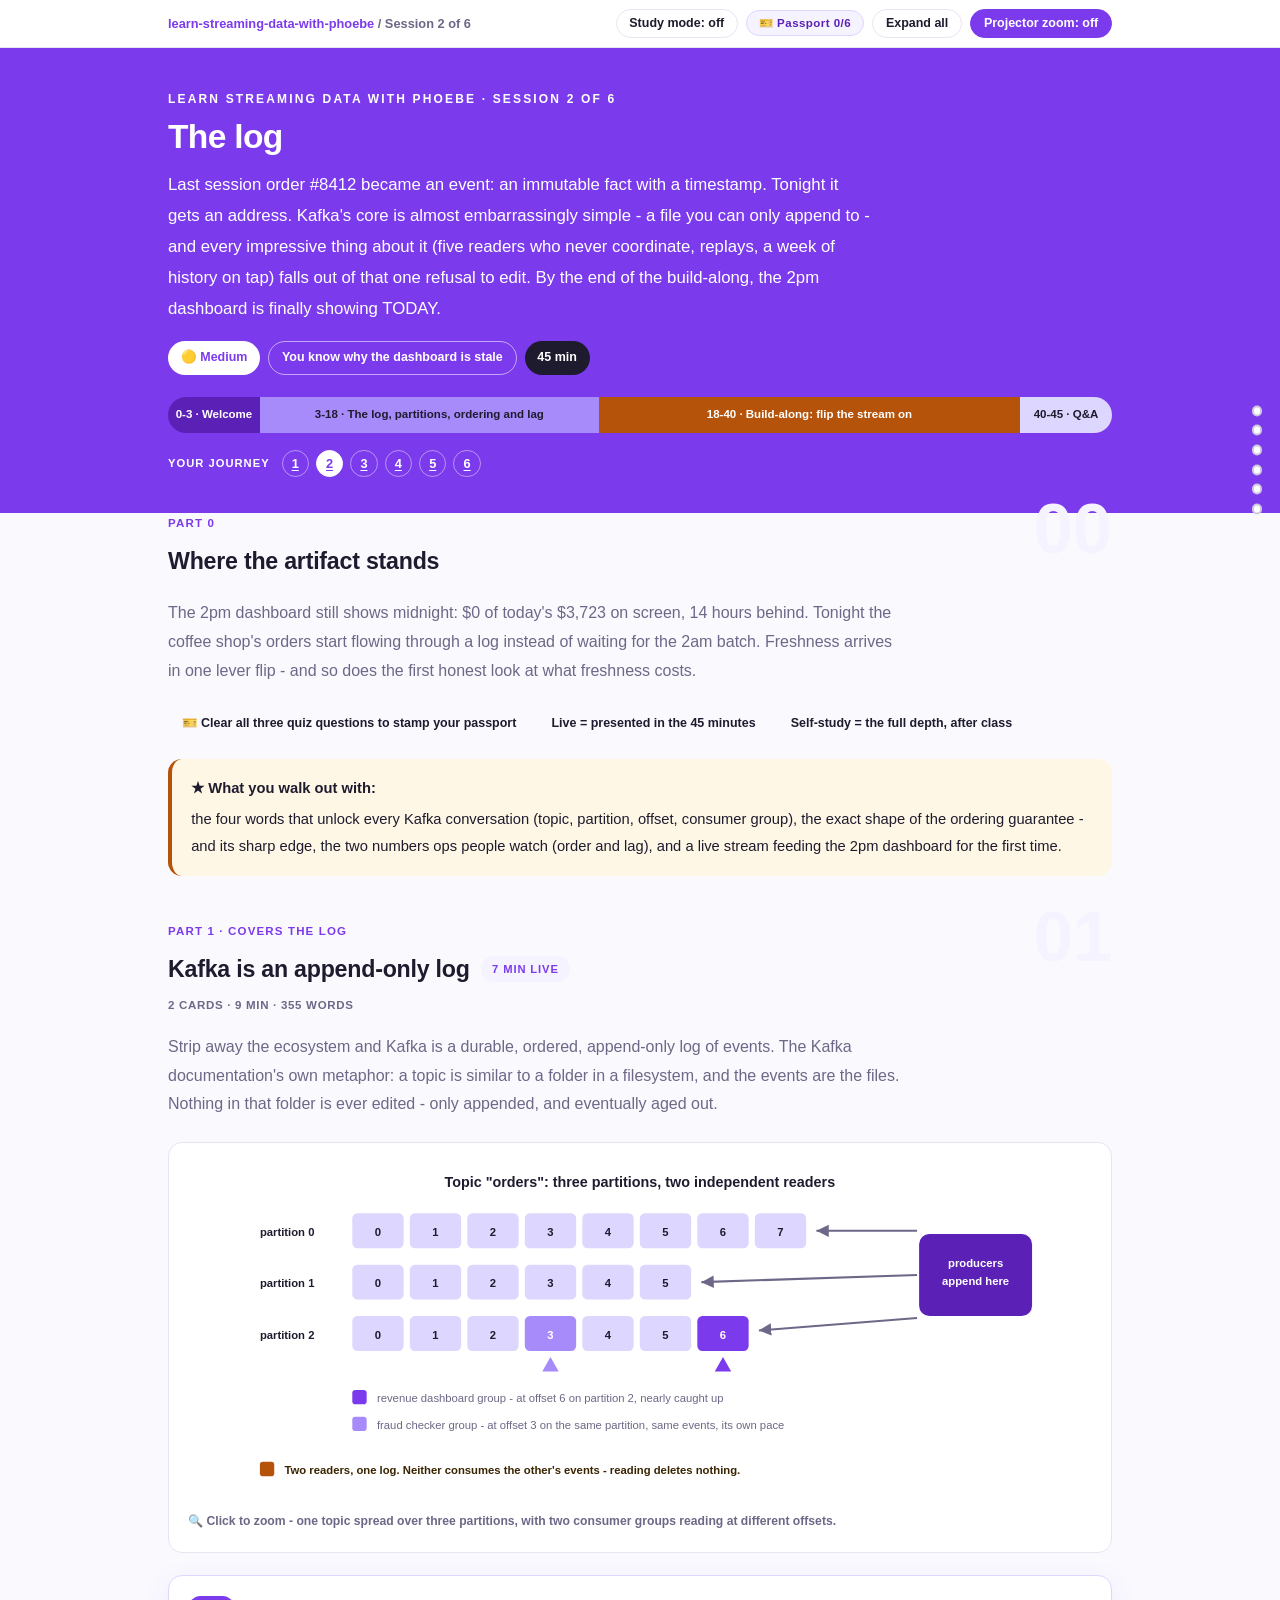
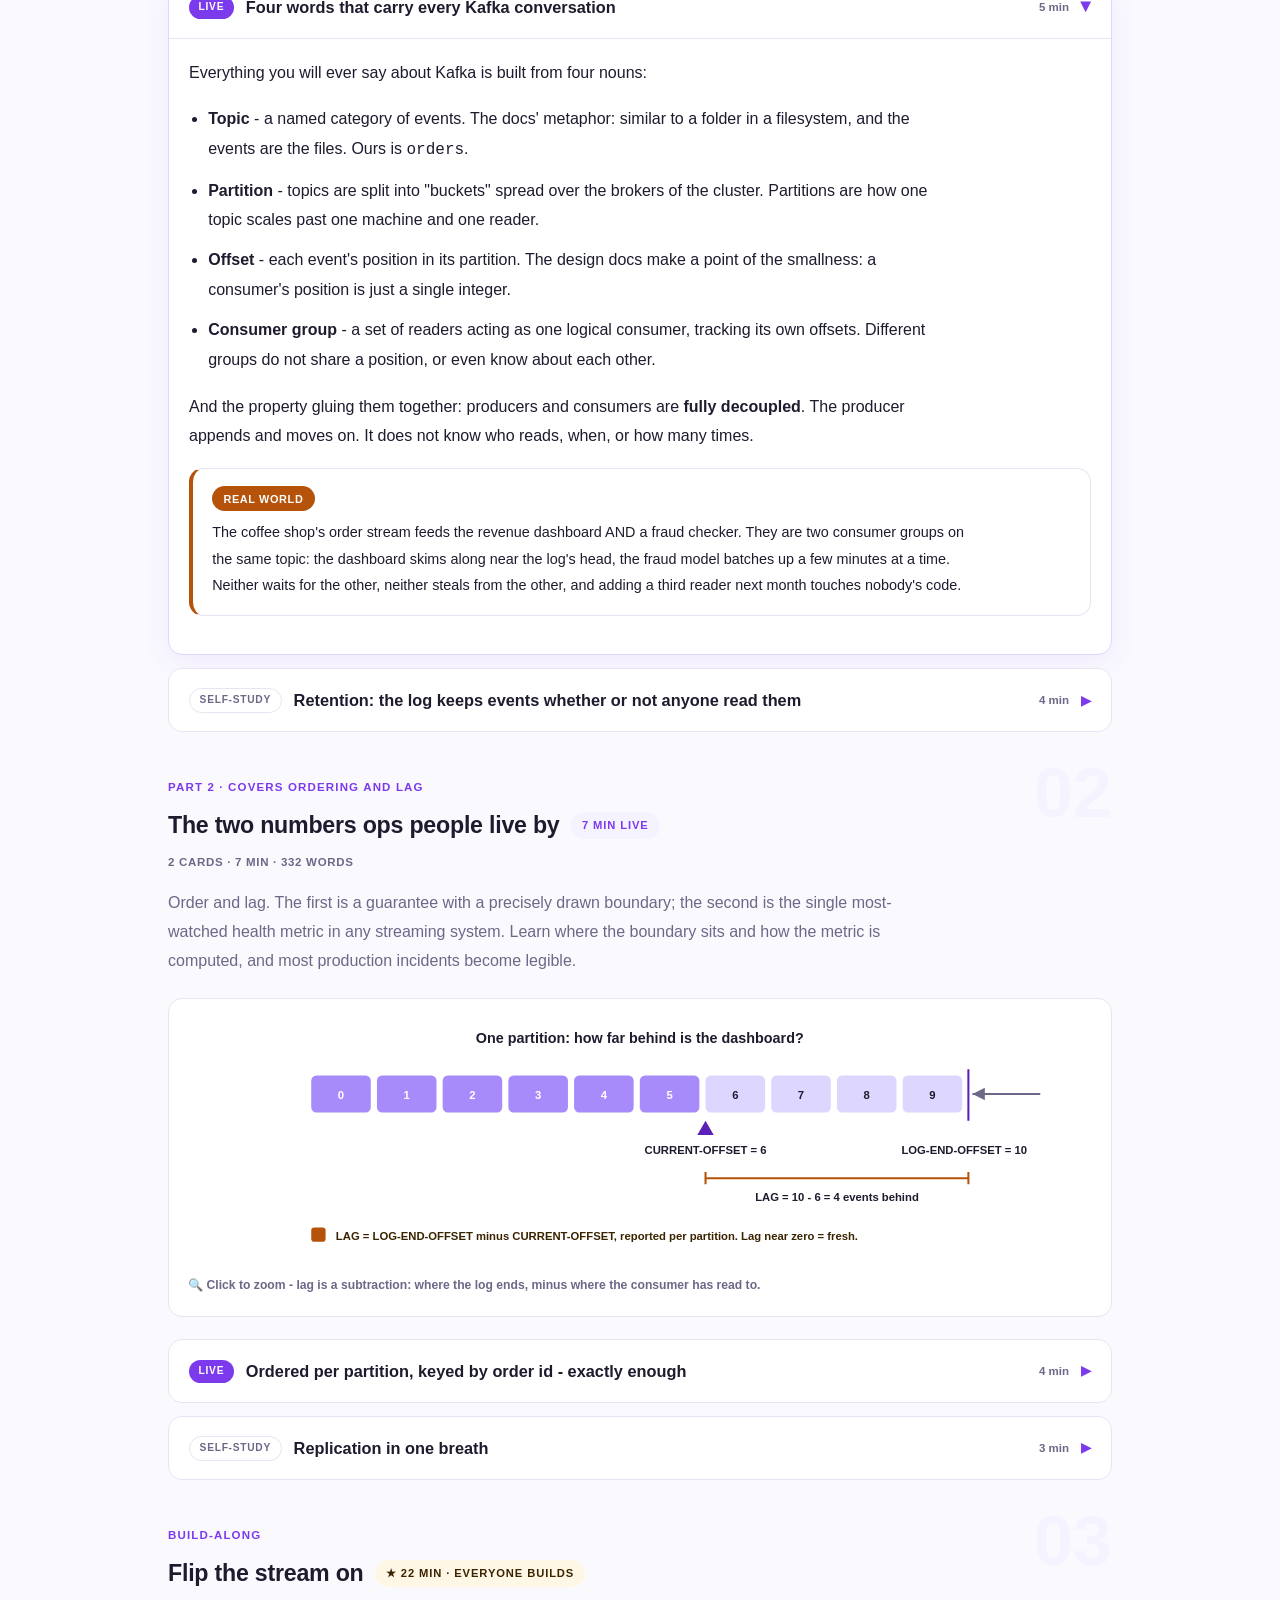
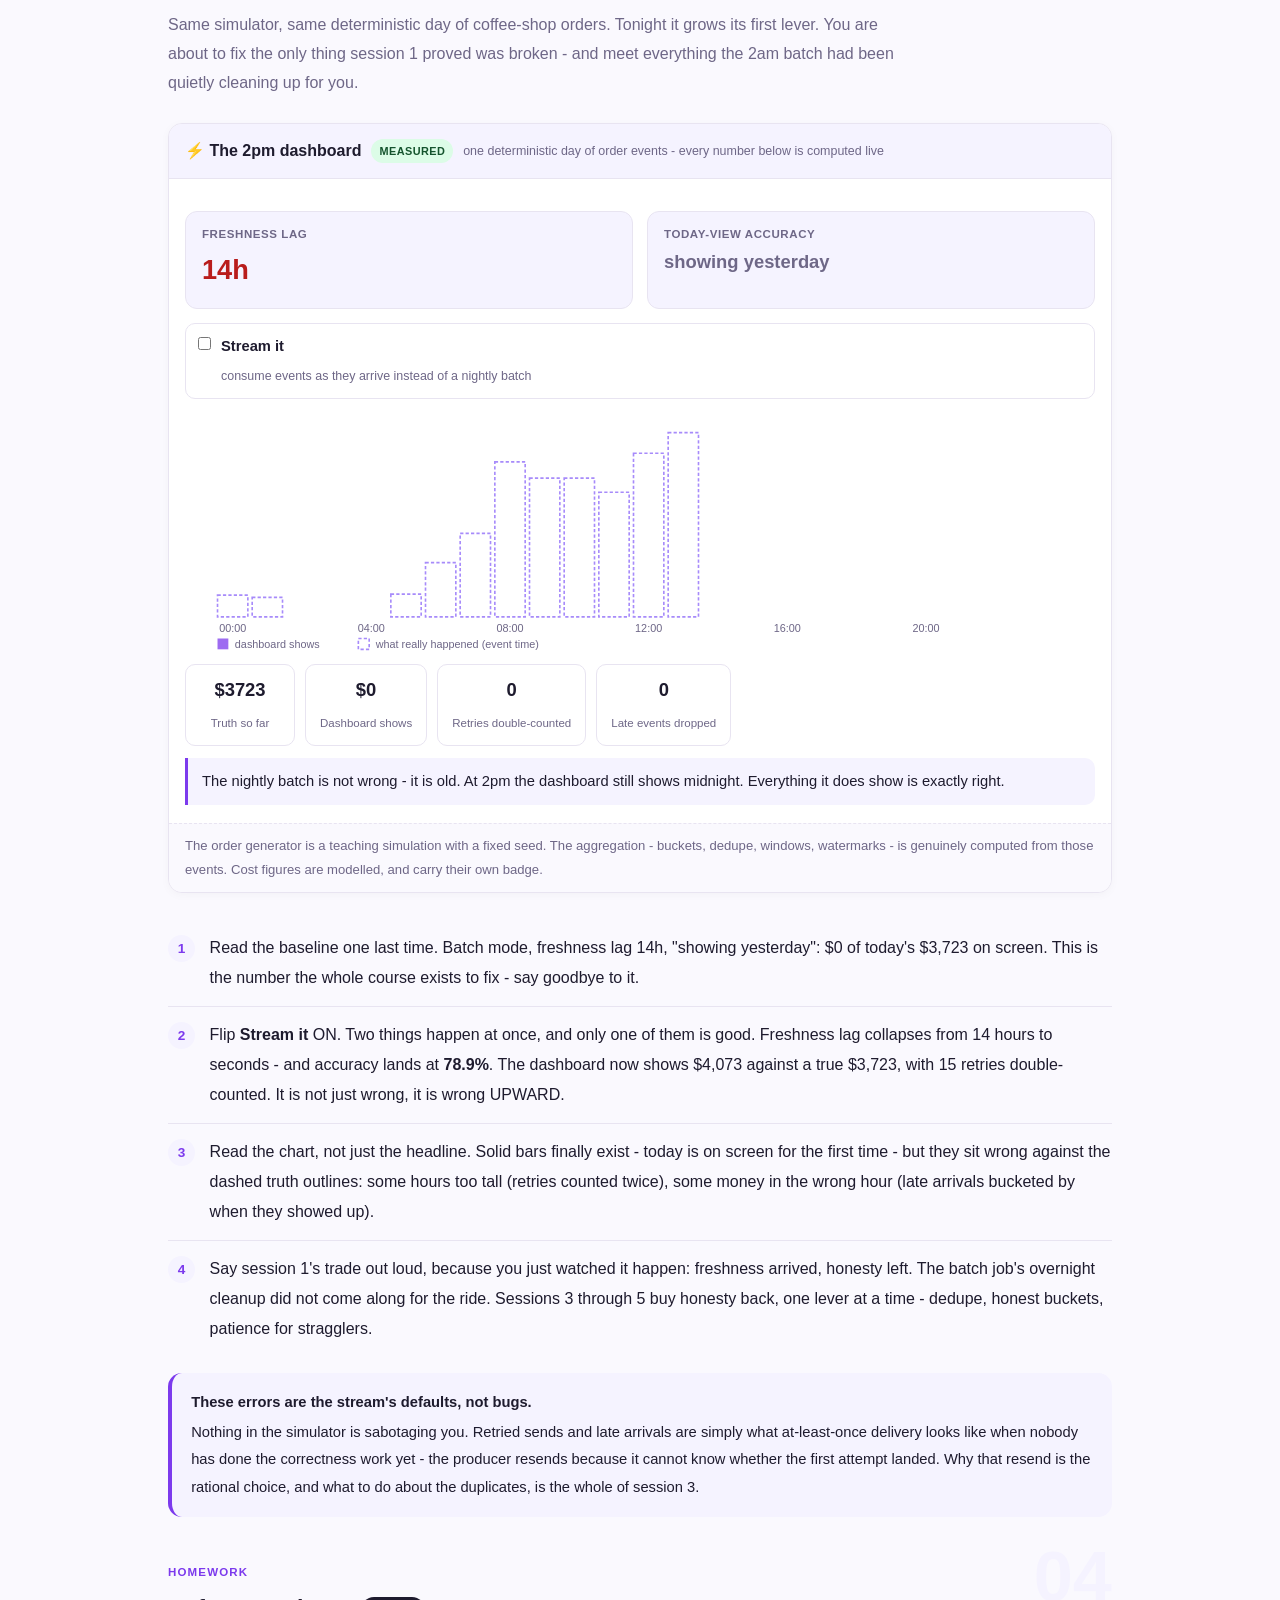
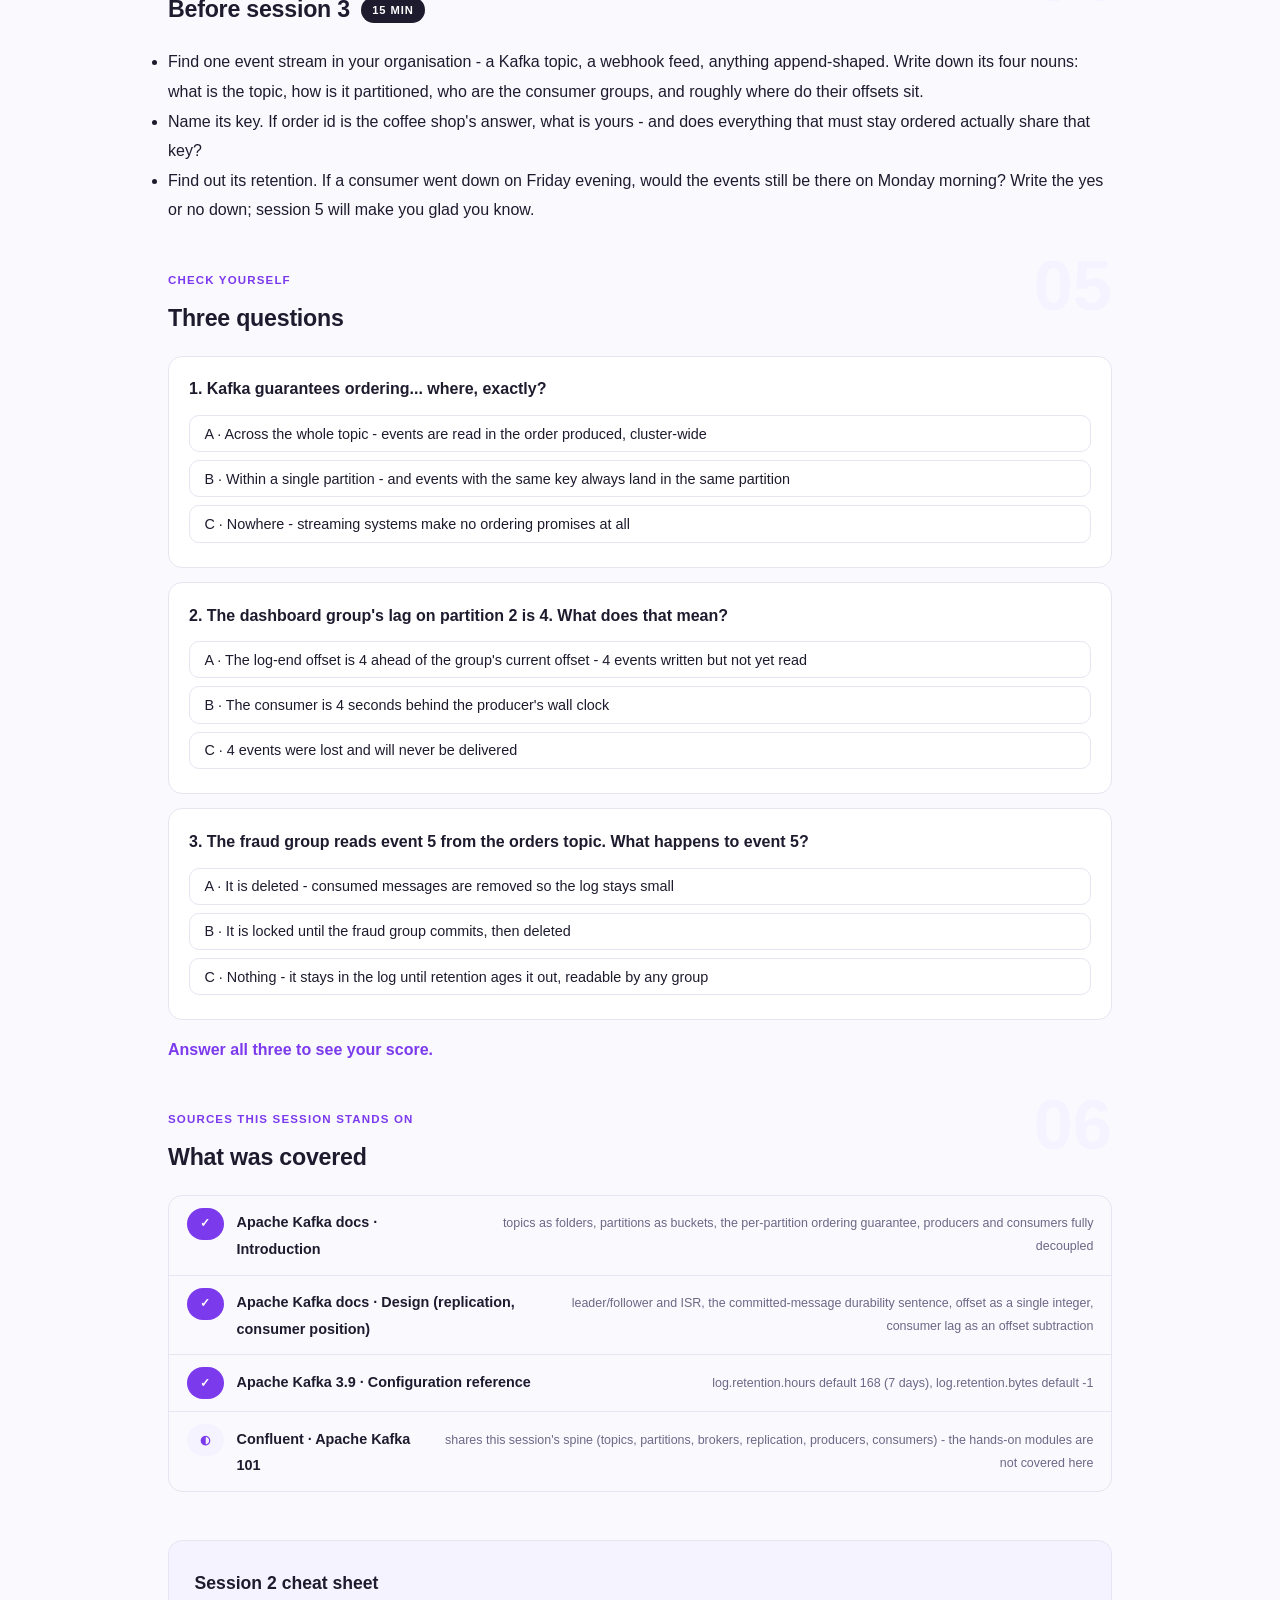
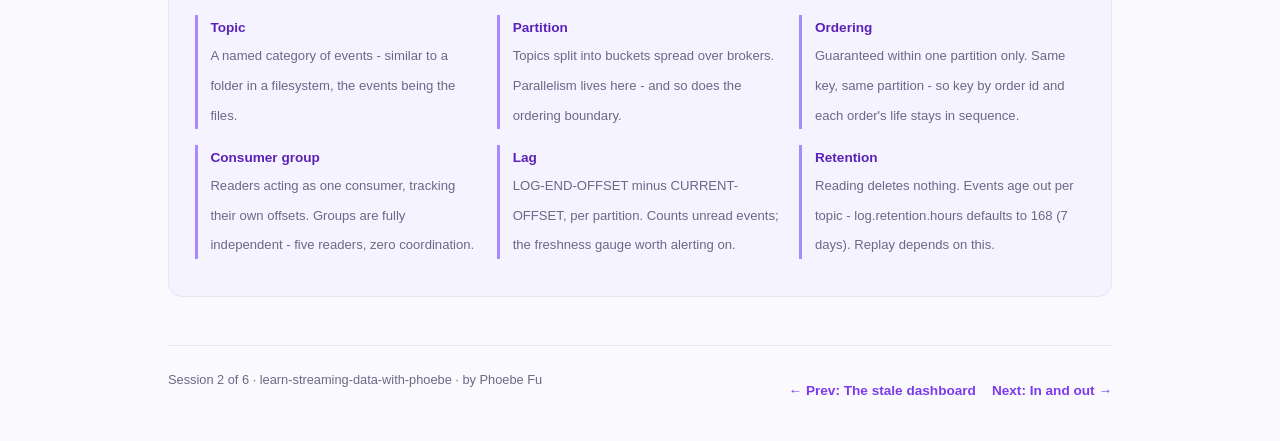
<file: courses/02-the-log.html>
<!DOCTYPE html>
<html lang="en">
<head>
<meta charset="UTF-8">
<meta name="viewport" content="width=device-width, initial-scale=1.0">
<!-- social:start -->
<meta name="description" content="Session 2 of 6. What Kafka actually is: an append-only log. Topics, partitions, offsets, consumer groups, the per-partition ordering guarantee, and consumer lag - then flip the stream on and watch honesty leave.">
<meta property="og:type" content="article">
<meta property="og:site_name" content="Learn with Phoebe">
<meta property="og:title" content="The log - learn streaming data with phoebe">
<meta property="og:description" content="Session 2 of 6. Kafka as an append-only log: topics, partitions, offsets, consumer groups, ordering and lag - then flip the stream on.">
<meta property="og:url" content="https://phoebefu6.github.io/learn-streaming-data-with-phoebe/courses/02-the-log.html">
<meta property="og:image" content="https://phoebefu6.github.io/learn-streaming-data-with-phoebe/assets/og-cover.png">
<meta property="og:image:width" content="1200">
<meta property="og:image:height" content="630">
<meta name="twitter:card" content="summary_large_image">
<meta name="twitter:title" content="The log - learn streaming data with phoebe">
<meta name="twitter:description" content="Session 2 of 6. Kafka as an append-only log: topics, partitions, offsets, ordering and lag.">
<meta name="twitter:image" content="https://phoebefu6.github.io/learn-streaming-data-with-phoebe/assets/og-cover.png">
<!-- social:end -->
<title>Session 2 · The log - learn streaming data with phoebe</title>
<link rel="stylesheet" href="../assets/style.css?v=24">
</head>
<body>

<div class="toolbar">
  <div class="wrap">
    <span class="crumb"><a href="../index.html">learn-streaming-data-with-phoebe</a> / Session 2 of 6</span>
    <button class="btn" id="toggle-all" type="button">Expand all</button>
    <button class="btn primary" id="zoom-toggle" type="button">Projector zoom: off</button>
  </div>
</div>

<header class="masthead">
  <div class="wrap">
    <div class="eyebrow">Learn Streaming Data with Phoebe · Session 2 of 6</div>
    <h1>The <span class="accent">log</span></h1>
    <p class="sub">Last session order #8412 became an event: an immutable fact with a timestamp. Tonight it gets an address. Kafka's core is almost embarrassingly simple - a file you can only append to - and every impressive thing about it (five readers who never coordinate, replays, a week of history on tap) falls out of that one refusal to edit. By the end of the build-along, the 2pm dashboard is finally showing TODAY.</p>
    <div class="chip-row">
      <span class="chip level">🟡 Medium</span>
      <span class="chip audience">You know why the dashboard is stale</span>
      <span class="chip time">45 min</span>
    </div>
    <div class="agenda">
      <span class="a1" style="flex:1">0-3 · Welcome</span>
      <span class="a2" style="flex:4">3-18 · The log, partitions, ordering and lag</span>
      <span class="a3" style="flex:5">18-40 · Build-along: flip the stream on</span>
      <span class="a4" style="flex:1">40-45 · Q&amp;A</span>
    </div>
  </div>
</header>

<main class="wrap">

  <!-- ============ INTRO ============ -->
  <section class="section" id="intro">
    <div class="section-kicker">
      <span class="klabel">Part 0</span>
      <h2>Where the artifact stands</h2>
    </div>
    <p class="lede">The 2pm dashboard still shows midnight: $0 of today's $3,723 on screen, 14 hours behind. Tonight the coffee shop's orders start flowing through a log instead of waiting for the 2am batch. Freshness arrives in one lever flip - and so does the first honest look at what freshness costs.</p>

    <div class="legend">
      <span class="pill">🎫 Clear all three quiz questions to stamp your passport</span>
      <span class="pill">Live = presented in the 45 minutes</span>
      <span class="pill">Self-study = the full depth, after class</span>
    </div>

    <div class="callout win">
      <p><strong>★ What you walk out with:</strong> the four words that unlock every Kafka conversation (topic, partition, offset, consumer group), the exact shape of the ordering guarantee - and its sharp edge, the two numbers ops people watch (order and lag), and a live stream feeding the 2pm dashboard for the first time.</p>
    </div>
  </section>

  <!-- ============ PART 1 ============ -->
  <section class="section" id="part-1">
    <div class="section-kicker">
      <span class="klabel">Part 1 · covers the log</span>
      <h2>Kafka is an append-only log <span class="tag concept">7 min live</span></h2>
    </div>
    <p class="lede">Strip away the ecosystem and Kafka is a durable, ordered, append-only log of events. The Kafka documentation's own metaphor: a topic is similar to a folder in a filesystem, and the events are the files. Nothing in that folder is ever edited - only appended, and eventually aged out.</p>

    <figure class="zoomable">
      <svg viewBox="0 0 880 330" role="img" aria-label="One topic as three partition lanes, producers appending, two consumer groups reading at their own offsets">
        <style>
          .kpT { font: 700 14px Inter, sans-serif; fill: #1E1B2E; }
          .kpL { font: 600 11px Inter, sans-serif; fill: #1E1B2E; }
          .kpW { font: 600 11px Inter, sans-serif; fill: #fff; }
          .kpM { font: 400 11px Inter, sans-serif; fill: #6E6787; }
          .kpN { font: 600 11px Inter, sans-serif; fill: #3A2400; }
        </style>
        <text x="440" y="24" class="kpT" text-anchor="middle">Topic "orders": three partitions, two independent readers</text>
        <g>
          <text x="70" y="72" class="kpL">partition 0</text>
          <rect x="160" y="50" width="50" height="34" rx="5" fill="#DDD6FE"/><text x="185" y="72" class="kpL" text-anchor="middle">0</text>
          <rect x="216" y="50" width="50" height="34" rx="5" fill="#DDD6FE"/><text x="241" y="72" class="kpL" text-anchor="middle">1</text>
          <rect x="272" y="50" width="50" height="34" rx="5" fill="#DDD6FE"/><text x="297" y="72" class="kpL" text-anchor="middle">2</text>
          <rect x="328" y="50" width="50" height="34" rx="5" fill="#DDD6FE"/><text x="353" y="72" class="kpL" text-anchor="middle">3</text>
          <rect x="384" y="50" width="50" height="34" rx="5" fill="#DDD6FE"/><text x="409" y="72" class="kpL" text-anchor="middle">4</text>
          <rect x="440" y="50" width="50" height="34" rx="5" fill="#DDD6FE"/><text x="465" y="72" class="kpL" text-anchor="middle">5</text>
          <rect x="496" y="50" width="50" height="34" rx="5" fill="#DDD6FE"/><text x="521" y="72" class="kpL" text-anchor="middle">6</text>
          <rect x="552" y="50" width="50" height="34" rx="5" fill="#DDD6FE"/><text x="577" y="72" class="kpL" text-anchor="middle">7</text>
        </g>
        <g>
          <text x="70" y="122" class="kpL">partition 1</text>
          <rect x="160" y="100" width="50" height="34" rx="5" fill="#DDD6FE"/><text x="185" y="122" class="kpL" text-anchor="middle">0</text>
          <rect x="216" y="100" width="50" height="34" rx="5" fill="#DDD6FE"/><text x="241" y="122" class="kpL" text-anchor="middle">1</text>
          <rect x="272" y="100" width="50" height="34" rx="5" fill="#DDD6FE"/><text x="297" y="122" class="kpL" text-anchor="middle">2</text>
          <rect x="328" y="100" width="50" height="34" rx="5" fill="#DDD6FE"/><text x="353" y="122" class="kpL" text-anchor="middle">3</text>
          <rect x="384" y="100" width="50" height="34" rx="5" fill="#DDD6FE"/><text x="409" y="122" class="kpL" text-anchor="middle">4</text>
          <rect x="440" y="100" width="50" height="34" rx="5" fill="#DDD6FE"/><text x="465" y="122" class="kpL" text-anchor="middle">5</text>
        </g>
        <g>
          <text x="70" y="172" class="kpL">partition 2</text>
          <rect x="160" y="150" width="50" height="34" rx="5" fill="#DDD6FE"/><text x="185" y="172" class="kpL" text-anchor="middle">0</text>
          <rect x="216" y="150" width="50" height="34" rx="5" fill="#DDD6FE"/><text x="241" y="172" class="kpL" text-anchor="middle">1</text>
          <rect x="272" y="150" width="50" height="34" rx="5" fill="#DDD6FE"/><text x="297" y="172" class="kpL" text-anchor="middle">2</text>
          <rect x="328" y="150" width="50" height="34" rx="5" fill="#A78BFA"/><text x="353" y="172" class="kpW" text-anchor="middle">3</text>
          <rect x="384" y="150" width="50" height="34" rx="5" fill="#DDD6FE"/><text x="409" y="172" class="kpL" text-anchor="middle">4</text>
          <rect x="440" y="150" width="50" height="34" rx="5" fill="#DDD6FE"/><text x="465" y="172" class="kpL" text-anchor="middle">5</text>
          <rect x="496" y="150" width="50" height="34" rx="5" fill="#7C3AED"/><text x="521" y="172" class="kpW" text-anchor="middle">6</text>
        </g>
        <rect x="712" y="70" width="110" height="80" rx="10" fill="#5B21B6"/>
        <text x="767" y="102" class="kpW" text-anchor="middle">producers</text>
        <text x="767" y="120" class="kpW" text-anchor="middle">append here</text>
        <defs><marker id="kpArr" markerWidth="8" markerHeight="8" refX="6" refY="3" orient="auto"><path d="M0,0 L6,3 L0,6 z" fill="#6E6787"/></marker></defs>
        <line x1="710" y1="67" x2="612" y2="67" stroke="#6E6787" stroke-width="2" marker-end="url(#kpArr)"/>
        <line x1="710" y1="110" x2="500" y2="117" stroke="#6E6787" stroke-width="2" marker-end="url(#kpArr)"/>
        <line x1="710" y1="152" x2="556" y2="164" stroke="#6E6787" stroke-width="2" marker-end="url(#kpArr)"/>
        <polygon points="521,190 513,204 529,204" fill="#7C3AED"/>
        <polygon points="353,190 345,204 361,204" fill="#A78BFA"/>
        <rect x="160" y="222" width="14" height="14" fill="#7C3AED" rx="3"/>
        <text x="184" y="234" class="kpM">revenue dashboard group - at offset 6 on partition 2, nearly caught up</text>
        <rect x="160" y="248" width="14" height="14" fill="#A78BFA" rx="3"/>
        <text x="184" y="260" class="kpM">fraud checker group - at offset 3 on the same partition, same events, its own pace</text>
        <rect x="70" y="292" width="14" height="14" fill="#B45309" rx="3"/>
        <text x="94" y="304" class="kpN">Two readers, one log. Neither consumes the other's events - reading deletes nothing.</text>
      </svg>
      <figcaption>🔍 Click to zoom - one topic spread over three partitions, with two consumer groups reading at different offsets.</figcaption>
    </figure>

    <details class="card" open>
      <summary><span class="mode live">Live</span> Four words that carry every Kafka conversation <span class="mini">5 min</span> <span class="caret">▶</span></summary>
      <div class="body">
        <p>Everything you will ever say about Kafka is built from four nouns:</p>
        <ul>
          <li><strong>Topic</strong> - a named category of events. The docs' metaphor: similar to a folder in a filesystem, and the events are the files. Ours is <code>orders</code>.</li>
          <li><strong>Partition</strong> - topics are split into "buckets" spread over the brokers of the cluster. Partitions are how one topic scales past one machine and one reader.</li>
          <li><strong>Offset</strong> - each event's position in its partition. The design docs make a point of the smallness: a consumer's position is just a single integer.</li>
          <li><strong>Consumer group</strong> - a set of readers acting as one logical consumer, tracking its own offsets. Different groups do not share a position, or even know about each other.</li>
        </ul>
        <p>And the property gluing them together: producers and consumers are <strong>fully decoupled</strong>. The producer appends and moves on. It does not know who reads, when, or how many times.</p>
        <div class="callout example"><span class="ex-pill">Real world</span>
          <p>The coffee shop's order stream feeds the revenue dashboard AND a fraud checker. They are two consumer groups on the same topic: the dashboard skims along near the log's head, the fraud model batches up a few minutes at a time. Neither waits for the other, neither steals from the other, and adding a third reader next month touches nobody's code.</p>
        </div>
      </div>
    </details>

    <details class="card">
      <summary><span class="mode self">Self-study</span> Retention: the log keeps events whether or not anyone read them <span class="mini">4 min</span> <span class="caret">▶</span></summary>
      <div class="body">
        <p>This is where Kafka quietly parts ways with a classic message queue. A queue deletes a message once a consumer takes it - consumption IS destruction, so one reader's read is another reader's missing data. Kafka never deletes on read. Events age out on a per-topic <strong>retention</strong> policy, and until then they sit there for anyone, read once, five times, or never.</p>
        <p>The dials: <code>log.retention.hours</code> defaults to <strong>168 - seven days</strong> - and <code>log.retention.bytes</code> defaults to -1, no size cap. Seven days of history on tap is what makes the ideas later in this course possible at all: a new consumer group can start from a week back, and a broken one can rewind and re-read, because reading was never destructive in the first place.</p>
        <p>Hold that thought for session 5, where re-reading the log stops being a recovery trick and becomes the correction mechanism.</p>
      </div>
    </details>
  </section>

  <!-- ============ PART 2 ============ -->
  <section class="section" id="part-2">
    <div class="section-kicker">
      <span class="klabel">Part 2 · covers ordering and lag</span>
      <h2>The two numbers ops people live by <span class="tag concept">7 min live</span></h2>
    </div>
    <p class="lede">Order and lag. The first is a guarantee with a precisely drawn boundary; the second is the single most-watched health metric in any streaming system. Learn where the boundary sits and how the metric is computed, and most production incidents become legible.</p>

    <figure class="zoomable">
      <svg viewBox="0 0 880 240" role="img" aria-label="Consumer lag: the gap between the log-end offset and a consumer's current offset">
        <style>
          .clT { font: 700 14px Inter, sans-serif; fill: #1E1B2E; }
          .clL { font: 600 11px Inter, sans-serif; fill: #1E1B2E; }
          .clW { font: 600 11px Inter, sans-serif; fill: #fff; }
          .clM { font: 400 11px Inter, sans-serif; fill: #6E6787; }
          .clN { font: 600 11px Inter, sans-serif; fill: #3A2400; }
        </style>
        <text x="440" y="24" class="clT" text-anchor="middle">One partition: how far behind is the dashboard?</text>
        <rect x="120" y="56" width="58" height="36" rx="5" fill="#A78BFA"/><text x="149" y="79" class="clW" text-anchor="middle">0</text>
        <rect x="184" y="56" width="58" height="36" rx="5" fill="#A78BFA"/><text x="213" y="79" class="clW" text-anchor="middle">1</text>
        <rect x="248" y="56" width="58" height="36" rx="5" fill="#A78BFA"/><text x="277" y="79" class="clW" text-anchor="middle">2</text>
        <rect x="312" y="56" width="58" height="36" rx="5" fill="#A78BFA"/><text x="341" y="79" class="clW" text-anchor="middle">3</text>
        <rect x="376" y="56" width="58" height="36" rx="5" fill="#A78BFA"/><text x="405" y="79" class="clW" text-anchor="middle">4</text>
        <rect x="440" y="56" width="58" height="36" rx="5" fill="#A78BFA"/><text x="469" y="79" class="clW" text-anchor="middle">5</text>
        <rect x="504" y="56" width="58" height="36" rx="5" fill="#DDD6FE"/><text x="533" y="79" class="clL" text-anchor="middle">6</text>
        <rect x="568" y="56" width="58" height="36" rx="5" fill="#DDD6FE"/><text x="597" y="79" class="clL" text-anchor="middle">7</text>
        <rect x="632" y="56" width="58" height="36" rx="5" fill="#DDD6FE"/><text x="661" y="79" class="clL" text-anchor="middle">8</text>
        <rect x="696" y="56" width="58" height="36" rx="5" fill="#DDD6FE"/><text x="725" y="79" class="clL" text-anchor="middle">9</text>
        <defs><marker id="clArr" markerWidth="8" markerHeight="8" refX="6" refY="3" orient="auto"><path d="M0,0 L6,3 L0,6 z" fill="#6E6787"/></marker></defs>
        <line x1="830" y1="74" x2="764" y2="74" stroke="#6E6787" stroke-width="2" marker-end="url(#clArr)"/>
        <polygon points="504,100 496,114 512,114" fill="#5B21B6"/>
        <text x="504" y="132" class="clL" text-anchor="middle">CURRENT-OFFSET = 6</text>
        <line x1="760" y1="50" x2="760" y2="100" stroke="#5B21B6" stroke-width="2"/>
        <text x="756" y="132" class="clL" text-anchor="middle">LOG-END-OFFSET = 10</text>
        <line x1="504" y1="156" x2="760" y2="156" stroke="#B45309" stroke-width="2"/>
        <line x1="504" y1="150" x2="504" y2="162" stroke="#B45309" stroke-width="2"/>
        <line x1="760" y1="150" x2="760" y2="162" stroke="#B45309" stroke-width="2"/>
        <text x="632" y="178" class="clL" text-anchor="middle" fill="#B45309">LAG = 10 - 6 = 4 events behind</text>
        <rect x="120" y="204" width="14" height="14" fill="#B45309" rx="3"/>
        <text x="144" y="216" class="clN">LAG = LOG-END-OFFSET minus CURRENT-OFFSET, reported per partition. Lag near zero = fresh.</text>
      </svg>
      <figcaption>🔍 Click to zoom - lag is a subtraction: where the log ends, minus where the consumer has read to.</figcaption>
    </figure>

    <details class="card">
      <summary><span class="mode live">Live</span> Ordered per partition, keyed by order id - exactly enough <span class="mini">4 min</span> <span class="caret">▶</span></summary>
      <div class="body">
        <p>The guarantee, verbatim from the Kafka introduction: <strong>"any consumer of a given topic-partition will always read that partition's events in exactly the same order as they were written."</strong> Read the boundary as carefully as the promise: it is per partition. Across partitions there is NO ordering at all - partition 1's events interleave with partition 2's however the readers happen to run.</p>
        <p>The lever that makes this useful: events with the same key go to the same partition. Key the order stream by <strong>order id</strong>, and everything about order #8412 - placed, paid, refunded - lands in one partition, in write order, forever. That is exactly enough for the coffee shop:</p>
        <ul>
          <li><strong>What we need ordered:</strong> the life of one order. A refund processed before its payment would corrupt every downstream view.</li>
          <li><strong>What we do not need ordered:</strong> order #8412 versus order #8413. They are different customers; no correct answer depends on who appears first.</li>
        </ul>
        <p>Demanding global order would mean one partition, one reader, no parallelism. The craft is noticing how little ordering your problem truly needs, then paying for only that.</p>
        <div class="callout example"><span class="ex-pill">Real world</span>
          <p>This is the standard playbook everywhere entities have lifecycles: user id for account events, device id for telemetry, ticket id for support flows. Per-entity order, cross-entity parallelism.</p>
        </div>
      </div>
    </details>

    <details class="card">
      <summary><span class="mode self">Self-study</span> Replication in one breath <span class="mini">3 min</span> <span class="caret">▶</span></summary>
      <div class="body">
        <p>Each partition has a <strong>leader</strong> broker and <strong>follower</strong> replicas; followers that are caught up form the ISR, the in-sync replica set. The design docs state the durability contract plainly: <strong>"a committed message will not be lost, as long as there is at least one in sync replica alive."</strong></p>
        <p>Producers choose how hard to lean on that: <code>acks=0</code> (fire and forget), <code>acks=1</code> (leader wrote it), <code>acks=all</code> (the ISR has it), with <code>min.insync.replicas</code> setting the floor. That one sentence and three settings are all this course needs - broker tuning, the control plane and the rest of the deep-ops iceberg are Confluent's Kafka Internal Architecture course territory, and we will point at it honestly in session 6 rather than pretend to cover it here.</p>
      </div>
    </details>
  </section>

  <!-- ============ DEMO ============ -->
  <section class="section" id="demo">
    <div class="section-kicker">
      <span class="klabel">Build-along</span>
      <h2>Flip the stream on <span class="tag demo">★ 22 min · everyone builds</span></h2>
    </div>
    <p class="lede">Same simulator, same deterministic day of coffee-shop orders. Tonight it grows its first lever. You are about to fix the only thing session 1 proved was broken - and meet everything the 2am batch had been quietly cleaning up for you.</p>

    <div class="streamsim" data-stage="2"></div>

    <div class="steps">
      <div class="step"><p>Read the baseline one last time. Batch mode, freshness lag 14h, "showing yesterday": $0 of today's $3,723 on screen. This is the number the whole course exists to fix - say goodbye to it.</p></div>
      <div class="step"><p>Flip <strong>Stream it</strong> ON. Two things happen at once, and only one of them is good. Freshness lag collapses from 14 hours to seconds - and accuracy lands at <strong>78.9%</strong>. The dashboard now shows $4,073 against a true $3,723, with 15 retries double-counted. It is not just wrong, it is wrong UPWARD.</p></div>
      <div class="step"><p>Read the chart, not just the headline. Solid bars finally exist - today is on screen for the first time - but they sit wrong against the dashed truth outlines: some hours too tall (retries counted twice), some money in the wrong hour (late arrivals bucketed by when they showed up).</p></div>
      <div class="step"><p>Say session 1's trade out loud, because you just watched it happen: freshness arrived, honesty left. The batch job's overnight cleanup did not come along for the ride. Sessions 3 through 5 buy honesty back, one lever at a time - dedupe, honest buckets, patience for stragglers.</p></div>
    </div>

    <div class="callout tip">
      <p><strong>These errors are the stream's defaults, not bugs.</strong> Nothing in the simulator is sabotaging you. Retried sends and late arrivals are simply what at-least-once delivery looks like when nobody has done the correctness work yet - the producer resends because it cannot know whether the first attempt landed. Why that resend is the rational choice, and what to do about the duplicates, is the whole of session 3.</p>
    </div>
  </section>

  <!-- ============ EXERCISE ============ -->
  <section class="section" id="exercise">
    <div class="section-kicker">
      <span class="klabel">Homework</span>
      <h2>Before session 3 <span class="tag exercise">15 min</span></h2>
    </div>
    <ul>
      <li>Find one event stream in your organisation - a Kafka topic, a webhook feed, anything append-shaped. Write down its four nouns: what is the topic, how is it partitioned, who are the consumer groups, and roughly where do their offsets sit.</li>
      <li>Name its key. If order id is the coffee shop's answer, what is yours - and does everything that must stay ordered actually share that key?</li>
      <li>Find out its retention. If a consumer went down on Friday evening, would the events still be there on Monday morning? Write the yes or no down; session 5 will make you glad you know.</li>
    </ul>
  </section>

  <!-- ============ QUIZ ============ -->
  <section class="section" id="quiz">
    <div class="section-kicker">
      <span class="klabel">Check yourself</span>
      <h2>Three questions</h2>
    </div>
    <div class="quiz-q" data-answer="1">
      <p class="qtext">1. Kafka guarantees ordering... where, exactly?</p>
      <button class="qopt">A · Across the whole topic - events are read in the order produced, cluster-wide</button>
      <button class="qopt">B · Within a single partition - and events with the same key always land in the same partition</button>
      <button class="qopt">C · Nowhere - streaming systems make no ordering promises at all</button>
      <p class="qwhy">The guarantee is per topic-partition: any consumer reads that partition's events in exactly the write order. Across partitions there is no order - which is why the coffee shop keys by order id, putting each order's whole life in one partition.</p>
    </div>
    <div class="quiz-q" data-answer="0">
      <p class="qtext">2. The dashboard group's lag on partition 2 is 4. What does that mean?</p>
      <button class="qopt">A · The log-end offset is 4 ahead of the group's current offset - 4 events written but not yet read</button>
      <button class="qopt">B · The consumer is 4 seconds behind the producer's wall clock</button>
      <button class="qopt">C · 4 events were lost and will never be delivered</button>
      <p class="qwhy">LAG = LOG-END-OFFSET minus CURRENT-OFFSET, per partition. It counts events, not seconds, and nothing is lost - the events are sitting in the log waiting. Lag is the freshness gauge, which is why ops people alert on it.</p>
    </div>
    <div class="quiz-q" data-answer="2">
      <p class="qtext">3. The fraud group reads event 5 from the orders topic. What happens to event 5?</p>
      <button class="qopt">A · It is deleted - consumed messages are removed so the log stays small</button>
      <button class="qopt">B · It is locked until the fraud group commits, then deleted</button>
      <button class="qopt">C · Nothing - it stays in the log until retention ages it out, readable by any group</button>
      <p class="qwhy">Reading never deletes. Events expire on the per-topic retention policy (log.retention.hours defaults to 168 - seven days) whether they were read once, many times, or never. That is the difference between a log and a queue, and it is what makes replay possible.</p>
    </div>
    <p class="quiz-score">Answer all three to see your score.</p>
  </section>

  <!-- ============ COVERED ============ -->
  <section class="section" id="official">
    <div class="section-kicker">
      <span class="klabel">Sources this session stands on</span>
      <h2>What was covered</h2>
    </div>
    <div class="covered">
      <div class="covered-row"><span class="status pill solid">✓</span><span class="name">Apache Kafka docs · Introduction</span><span class="note">topics as folders, partitions as buckets, the per-partition ordering guarantee, producers and consumers fully decoupled</span></div>
      <div class="covered-row"><span class="status pill solid">✓</span><span class="name">Apache Kafka docs · Design (replication, consumer position)</span><span class="note">leader/follower and ISR, the committed-message durability sentence, offset as a single integer, consumer lag as an offset subtraction</span></div>
      <div class="covered-row"><span class="status pill solid">✓</span><span class="name">Apache Kafka 3.9 · Configuration reference</span><span class="note">log.retention.hours default 168 (7 days), log.retention.bytes default -1</span></div>
      <div class="covered-row"><span class="status pill light">◐</span><span class="name">Confluent · Apache Kafka 101</span><span class="note">shares this session's spine (topics, partitions, brokers, replication, producers, consumers) - the hands-on modules are not covered here</span></div>
    </div>
  </section>

  <!-- ============ CHEAT SHEET ============ -->
  <section class="cheat" id="cheatsheet">
    <h3>Session 2 cheat sheet</h3>
    <div class="grid-2">
      <div class="cheat-item"><b>Topic</b><span>A named category of events - similar to a folder in a filesystem, the events being the files.</span></div>
      <div class="cheat-item"><b>Partition</b><span>Topics split into buckets spread over brokers. Parallelism lives here - and so does the ordering boundary.</span></div>
      <div class="cheat-item"><b>Ordering</b><span>Guaranteed within one partition only. Same key, same partition - so key by order id and each order's life stays in sequence.</span></div>
      <div class="cheat-item"><b>Consumer group</b><span>Readers acting as one consumer, tracking their own offsets. Groups are fully independent - five readers, zero coordination.</span></div>
      <div class="cheat-item"><b>Lag</b><span>LOG-END-OFFSET minus CURRENT-OFFSET, per partition. Counts unread events; the freshness gauge worth alerting on.</span></div>
      <div class="cheat-item"><b>Retention</b><span>Reading deletes nothing. Events age out per topic - log.retention.hours defaults to 168 (7 days). Replay depends on this.</span></div>
    </div>
  </section>

  <footer class="pagefoot">
    <p>Session 2 of 6 · learn-streaming-data-with-phoebe · by Phoebe Fu</p>
    <nav class="pagenav">
      <a href="01-the-stale-dashboard.html">← Prev: The stale dashboard</a>
      <a href="03-in-and-out.html">Next: In and out →</a>
    </nav>
  </footer>

</main>

<script src="../assets/app.js?v=22"></script>
<script src="../assets/streaming-live.js?v=1"></script>
</body>
</html>
</file>
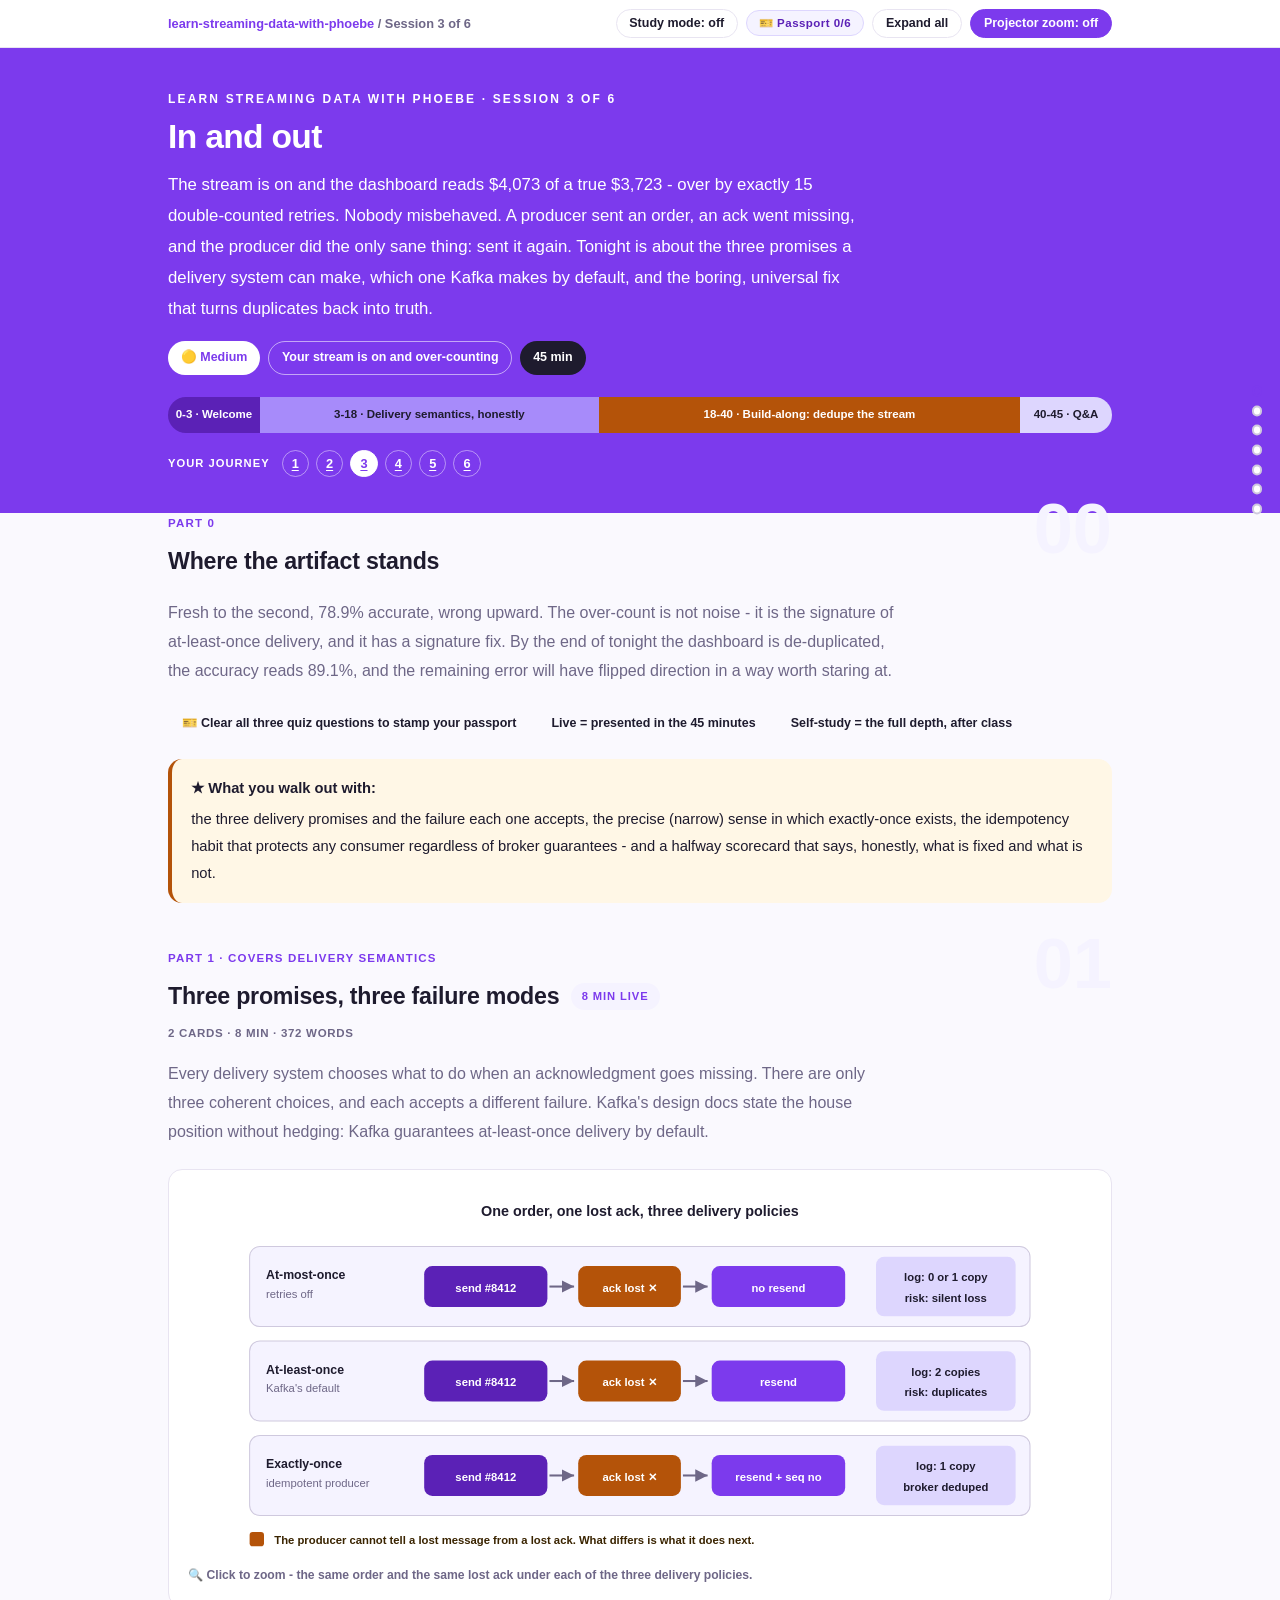
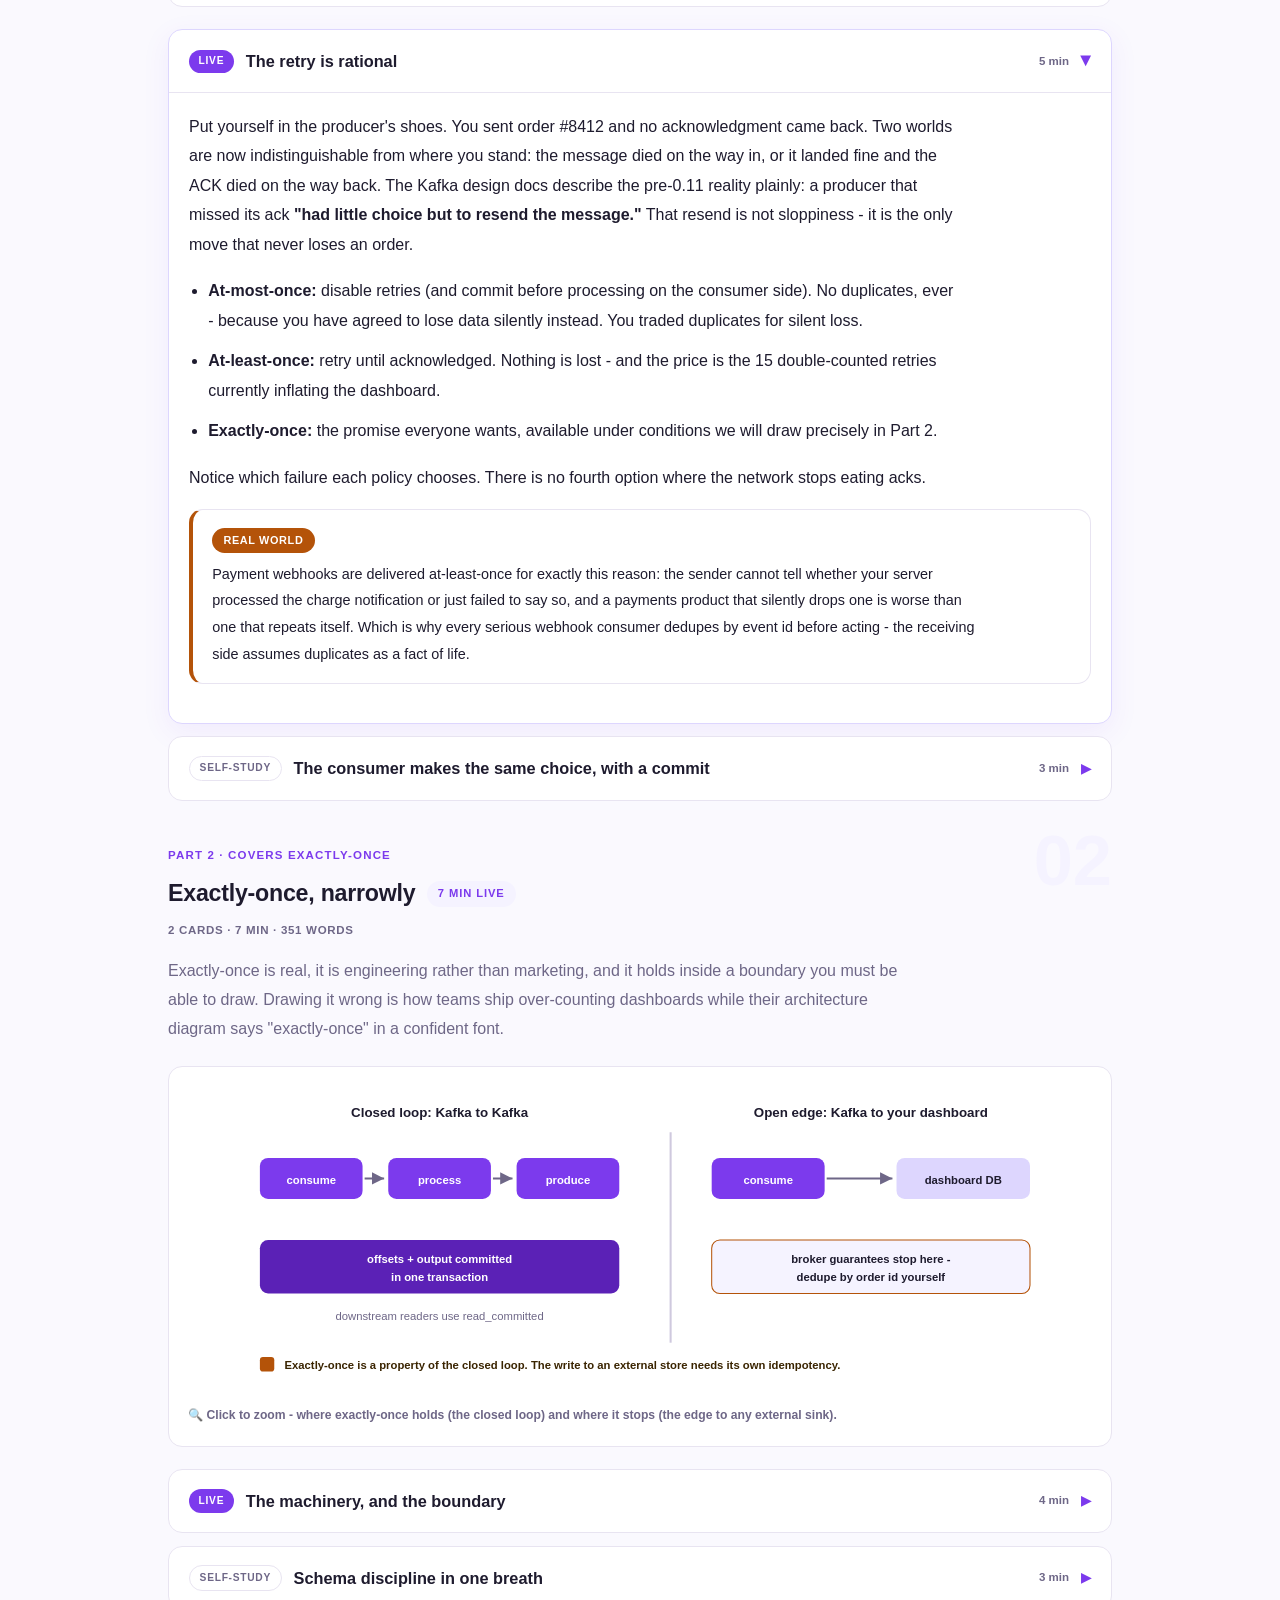
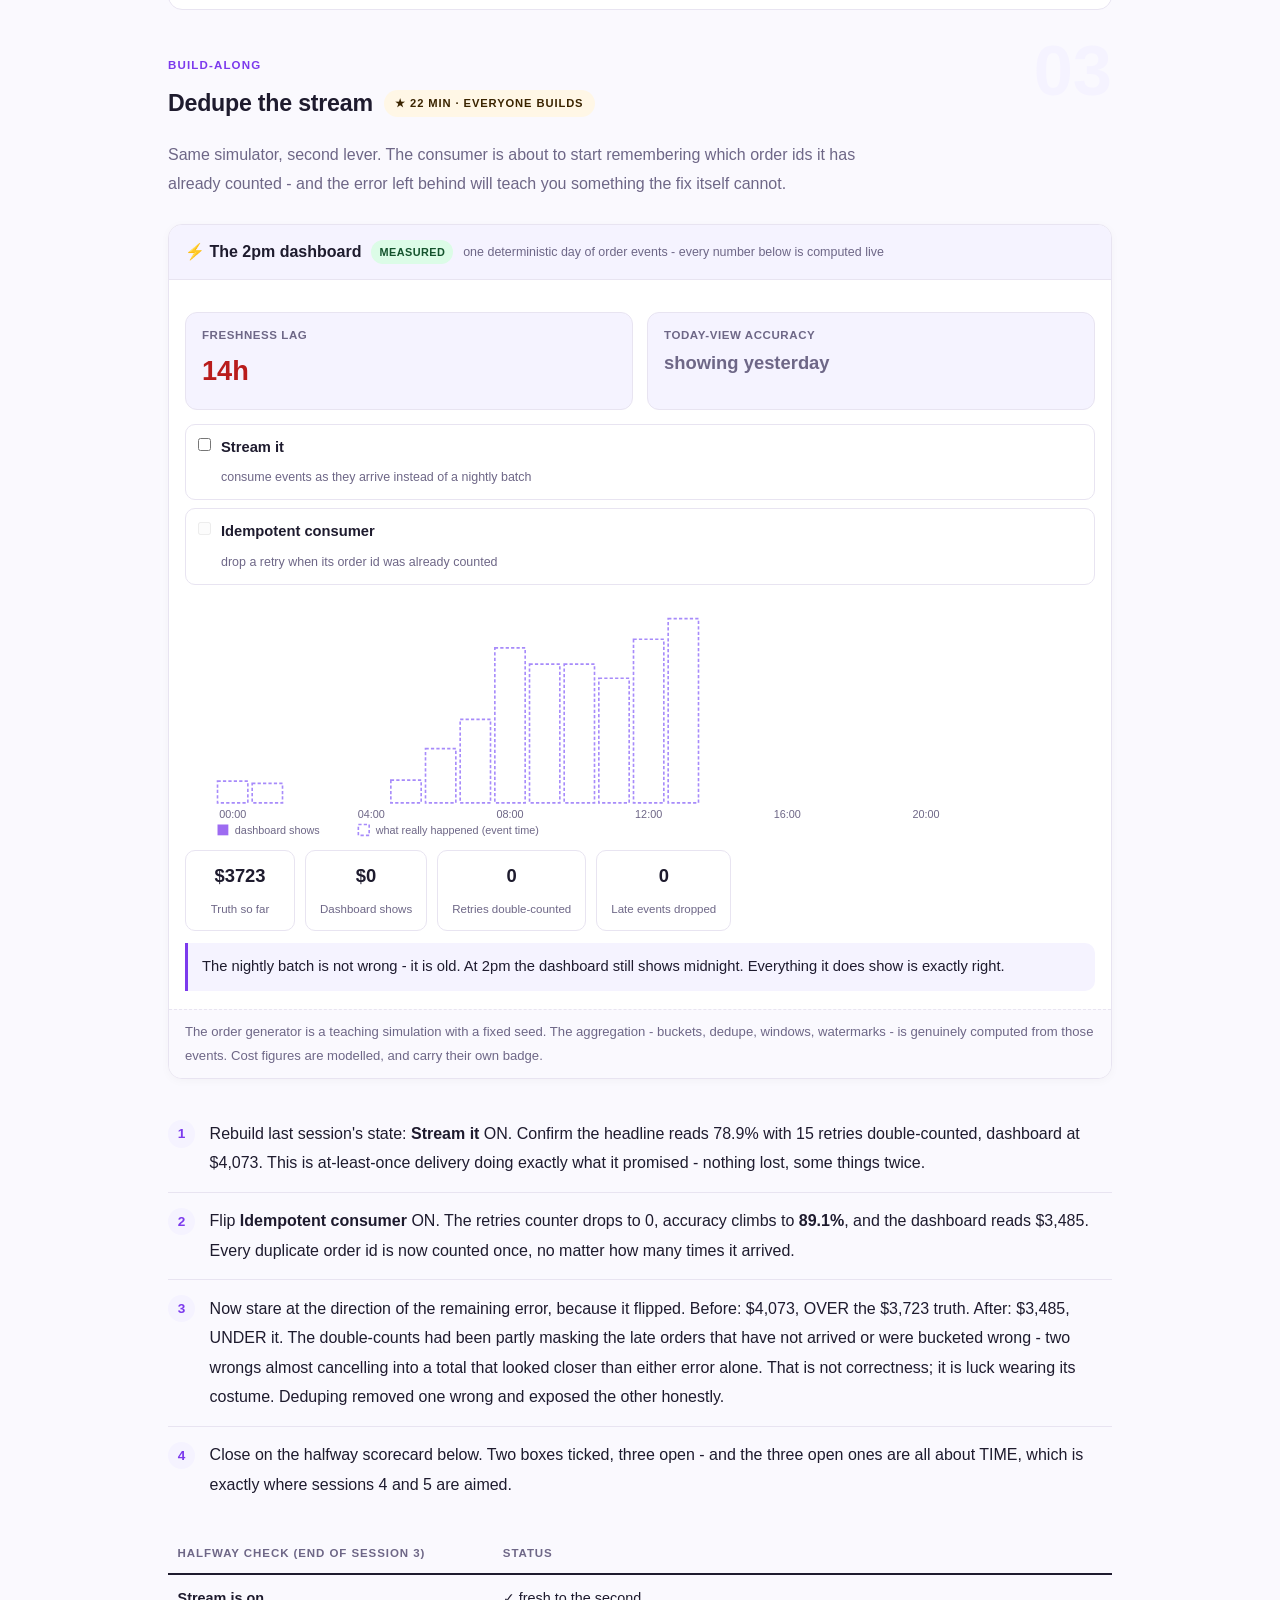
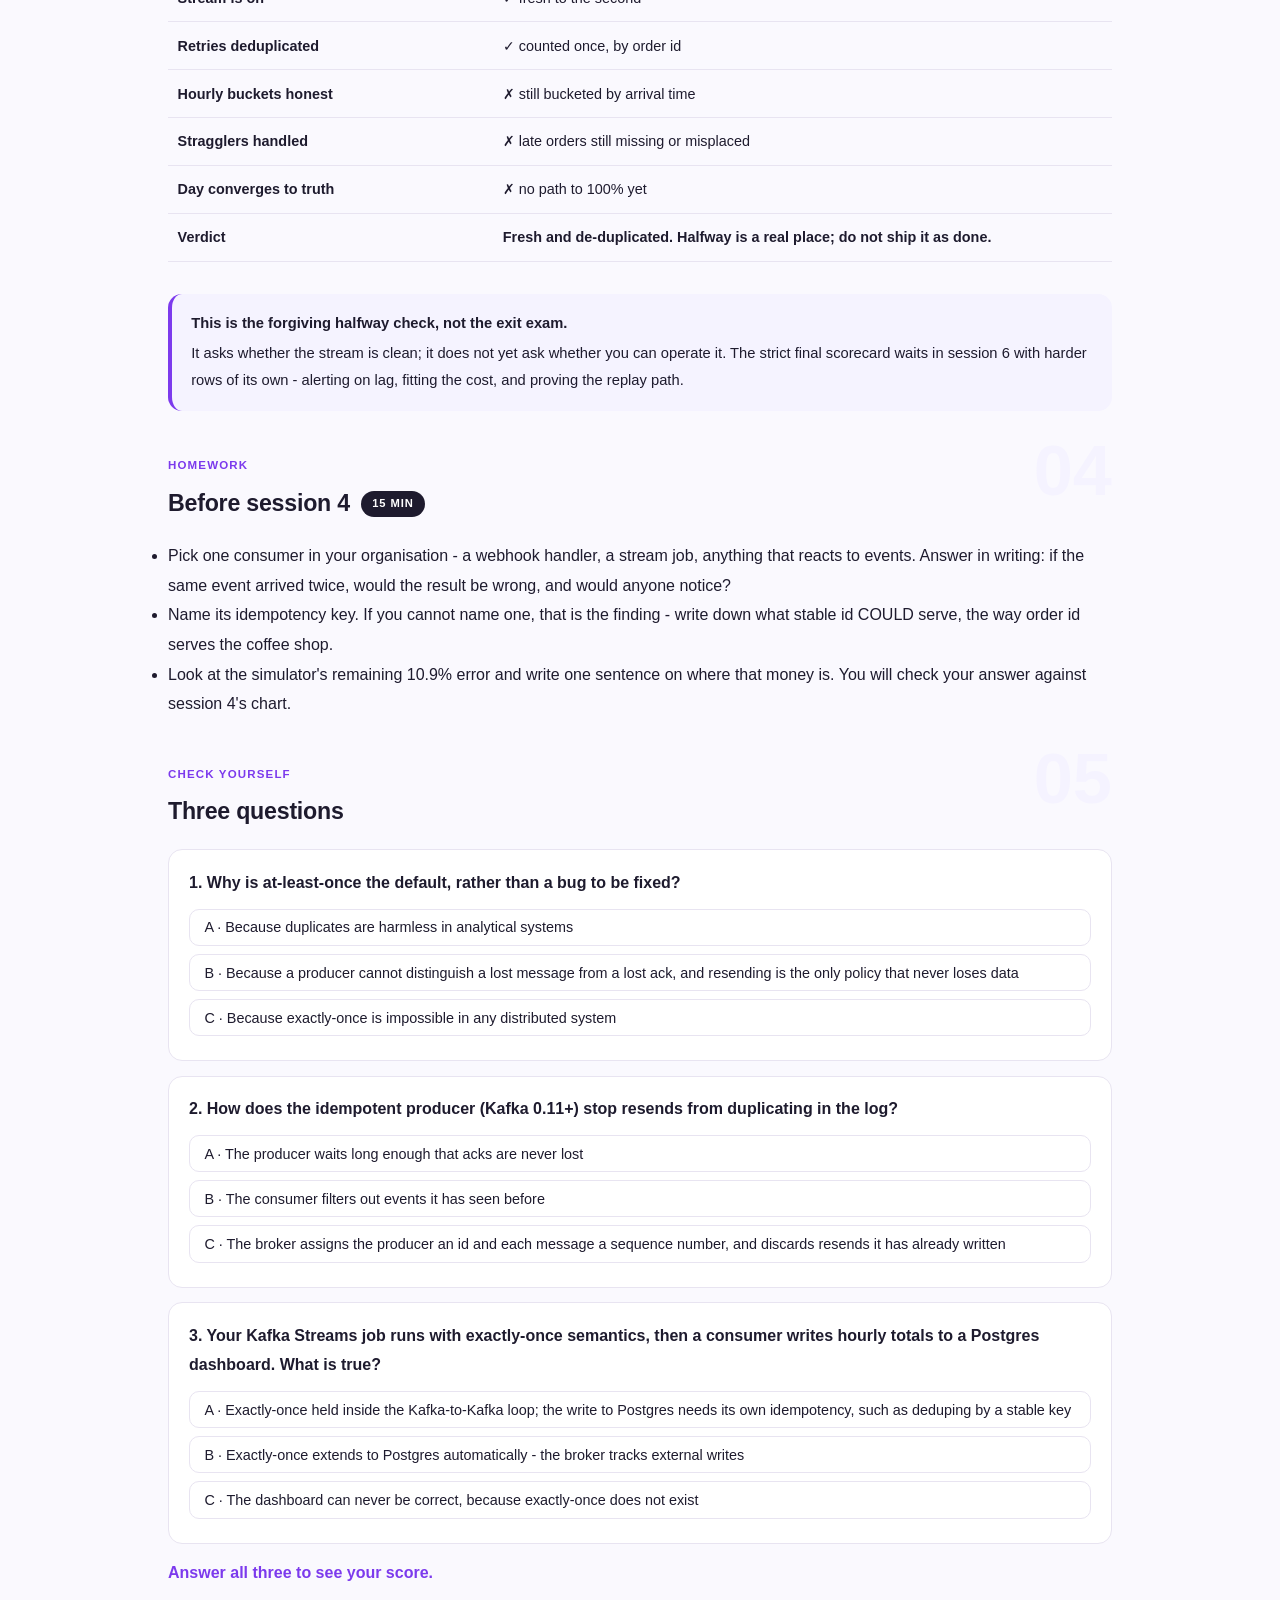
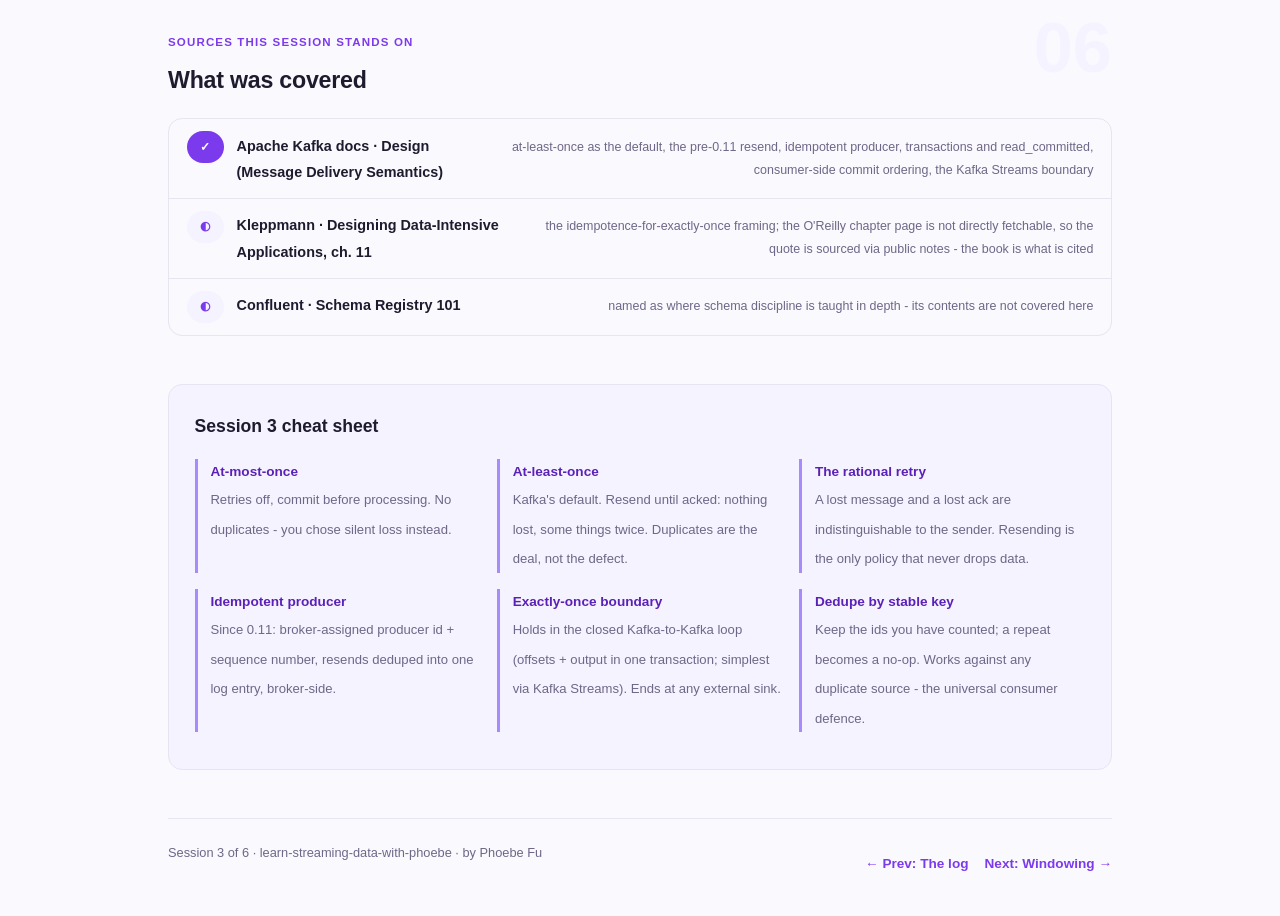
<file: courses/03-in-and-out.html>
<!DOCTYPE html>
<html lang="en">
<head>
<meta charset="UTF-8">
<meta name="viewport" content="width=device-width, initial-scale=1.0">
<!-- social:start -->
<meta name="description" content="Session 3 of 6. At-most-once, at-least-once, exactly-once - what Kafka actually promises by default, where exactly-once truly holds, and the idempotent consumer that takes the dashboard from 78.9% to 89.1%.">
<meta property="og:type" content="article">
<meta property="og:site_name" content="Learn with Phoebe">
<meta property="og:title" content="In and out - learn streaming data with phoebe">
<meta property="og:description" content="Session 3 of 6. Delivery semantics honestly: at-least-once by default, exactly-once narrowly - and deduping the coffee shop's stream.">
<meta property="og:url" content="https://phoebefu6.github.io/learn-streaming-data-with-phoebe/courses/03-in-and-out.html">
<meta property="og:image" content="https://phoebefu6.github.io/learn-streaming-data-with-phoebe/assets/og-cover.png">
<meta property="og:image:width" content="1200">
<meta property="og:image:height" content="630">
<meta name="twitter:card" content="summary_large_image">
<meta name="twitter:title" content="In and out - learn streaming data with phoebe">
<meta name="twitter:description" content="Session 3 of 6. Delivery semantics honestly: duplicates are the default, and the dedupe that fixes them.">
<meta name="twitter:image" content="https://phoebefu6.github.io/learn-streaming-data-with-phoebe/assets/og-cover.png">
<!-- social:end -->
<title>Session 3 · In and out - learn streaming data with phoebe</title>
<link rel="stylesheet" href="../assets/style.css?v=24">
</head>
<body>

<div class="toolbar">
  <div class="wrap">
    <span class="crumb"><a href="../index.html">learn-streaming-data-with-phoebe</a> / Session 3 of 6</span>
    <button class="btn" id="toggle-all" type="button">Expand all</button>
    <button class="btn primary" id="zoom-toggle" type="button">Projector zoom: off</button>
  </div>
</div>

<header class="masthead">
  <div class="wrap">
    <div class="eyebrow">Learn Streaming Data with Phoebe · Session 3 of 6</div>
    <h1>In <span class="accent">and out</span></h1>
    <p class="sub">The stream is on and the dashboard reads $4,073 of a true $3,723 - over by exactly 15 double-counted retries. Nobody misbehaved. A producer sent an order, an ack went missing, and the producer did the only sane thing: sent it again. Tonight is about the three promises a delivery system can make, which one Kafka makes by default, and the boring, universal fix that turns duplicates back into truth.</p>
    <div class="chip-row">
      <span class="chip level">🟡 Medium</span>
      <span class="chip audience">Your stream is on and over-counting</span>
      <span class="chip time">45 min</span>
    </div>
    <div class="agenda">
      <span class="a1" style="flex:1">0-3 · Welcome</span>
      <span class="a2" style="flex:4">3-18 · Delivery semantics, honestly</span>
      <span class="a3" style="flex:5">18-40 · Build-along: dedupe the stream</span>
      <span class="a4" style="flex:1">40-45 · Q&amp;A</span>
    </div>
  </div>
</header>

<main class="wrap">

  <!-- ============ INTRO ============ -->
  <section class="section" id="intro">
    <div class="section-kicker">
      <span class="klabel">Part 0</span>
      <h2>Where the artifact stands</h2>
    </div>
    <p class="lede">Fresh to the second, 78.9% accurate, wrong upward. The over-count is not noise - it is the signature of at-least-once delivery, and it has a signature fix. By the end of tonight the dashboard is de-duplicated, the accuracy reads 89.1%, and the remaining error will have flipped direction in a way worth staring at.</p>

    <div class="legend">
      <span class="pill">🎫 Clear all three quiz questions to stamp your passport</span>
      <span class="pill">Live = presented in the 45 minutes</span>
      <span class="pill">Self-study = the full depth, after class</span>
    </div>

    <div class="callout win">
      <p><strong>★ What you walk out with:</strong> the three delivery promises and the failure each one accepts, the precise (narrow) sense in which exactly-once exists, the idempotency habit that protects any consumer regardless of broker guarantees - and a halfway scorecard that says, honestly, what is fixed and what is not.</p>
    </div>
  </section>

  <!-- ============ PART 1 ============ -->
  <section class="section" id="part-1">
    <div class="section-kicker">
      <span class="klabel">Part 1 · covers delivery semantics</span>
      <h2>Three promises, three failure modes <span class="tag concept">8 min live</span></h2>
    </div>
    <p class="lede">Every delivery system chooses what to do when an acknowledgment goes missing. There are only three coherent choices, and each accepts a different failure. Kafka's design docs state the house position without hedging: Kafka guarantees at-least-once delivery by default.</p>

    <figure class="zoomable">
      <svg viewBox="0 0 880 356" role="img" aria-label="At-most-once, at-least-once and exactly-once handling of the same order event and lost ack">
        <style>
          .dsT { font: 700 14px Inter, sans-serif; fill: #1E1B2E; }
          .dsL { font: 700 12px Inter, sans-serif; fill: #1E1B2E; }
          .dsW { font: 600 11px Inter, sans-serif; fill: #fff; }
          .dsB { font: 600 11px Inter, sans-serif; fill: #1E1B2E; }
          .dsM { font: 400 11px Inter, sans-serif; fill: #6E6787; }
          .dsN { font: 600 11px Inter, sans-serif; fill: #3A2400; }
        </style>
        <text x="440" y="26" class="dsT" text-anchor="middle">One order, one lost ack, three delivery policies</text>
        <defs><marker id="dsArr" markerWidth="8" markerHeight="8" refX="6" refY="3" orient="auto"><path d="M0,0 L6,3 L0,6 z" fill="#6E6787"/></marker></defs>
        <g>
          <rect x="60" y="56" width="760" height="78" rx="10" fill="#F5F3FF" stroke="#CFC9DE"/>
          <text x="76" y="88" class="dsL">At-most-once</text>
          <text x="76" y="106" class="dsM">retries off</text>
          <rect x="230" y="75" width="120" height="40" rx="8" fill="#5B21B6"/><text x="290" y="100" class="dsW" text-anchor="middle">send #8412</text>
          <line x1="352" y1="95" x2="376" y2="95" stroke="#6E6787" stroke-width="2" marker-end="url(#dsArr)"/>
          <rect x="380" y="75" width="100" height="40" rx="8" fill="#B45309"/><text x="430" y="100" class="dsW" text-anchor="middle">ack lost ✕</text>
          <line x1="482" y1="95" x2="506" y2="95" stroke="#6E6787" stroke-width="2" marker-end="url(#dsArr)"/>
          <rect x="510" y="75" width="130" height="40" rx="8" fill="#7C3AED"/><text x="575" y="100" class="dsW" text-anchor="middle">no resend</text>
          <rect x="670" y="66" width="136" height="58" rx="8" fill="#DDD6FE"/>
          <text x="738" y="90" class="dsB" text-anchor="middle">log: 0 or 1 copy</text>
          <text x="738" y="110" class="dsB" text-anchor="middle">risk: silent loss</text>
        </g>
        <g>
          <rect x="60" y="148" width="760" height="78" rx="10" fill="#F5F3FF" stroke="#CFC9DE"/>
          <text x="76" y="180" class="dsL">At-least-once</text>
          <text x="76" y="198" class="dsM">Kafka's default</text>
          <rect x="230" y="167" width="120" height="40" rx="8" fill="#5B21B6"/><text x="290" y="192" class="dsW" text-anchor="middle">send #8412</text>
          <line x1="352" y1="187" x2="376" y2="187" stroke="#6E6787" stroke-width="2" marker-end="url(#dsArr)"/>
          <rect x="380" y="167" width="100" height="40" rx="8" fill="#B45309"/><text x="430" y="192" class="dsW" text-anchor="middle">ack lost ✕</text>
          <line x1="482" y1="187" x2="506" y2="187" stroke="#6E6787" stroke-width="2" marker-end="url(#dsArr)"/>
          <rect x="510" y="167" width="130" height="40" rx="8" fill="#7C3AED"/><text x="575" y="192" class="dsW" text-anchor="middle">resend</text>
          <rect x="670" y="158" width="136" height="58" rx="8" fill="#DDD6FE"/>
          <text x="738" y="182" class="dsB" text-anchor="middle">log: 2 copies</text>
          <text x="738" y="202" class="dsB" text-anchor="middle">risk: duplicates</text>
        </g>
        <g>
          <rect x="60" y="240" width="760" height="78" rx="10" fill="#F5F3FF" stroke="#CFC9DE"/>
          <text x="76" y="272" class="dsL">Exactly-once</text>
          <text x="76" y="290" class="dsM">idempotent producer</text>
          <rect x="230" y="259" width="120" height="40" rx="8" fill="#5B21B6"/><text x="290" y="284" class="dsW" text-anchor="middle">send #8412</text>
          <line x1="352" y1="279" x2="376" y2="279" stroke="#6E6787" stroke-width="2" marker-end="url(#dsArr)"/>
          <rect x="380" y="259" width="100" height="40" rx="8" fill="#B45309"/><text x="430" y="284" class="dsW" text-anchor="middle">ack lost ✕</text>
          <line x1="482" y1="279" x2="506" y2="279" stroke="#6E6787" stroke-width="2" marker-end="url(#dsArr)"/>
          <rect x="510" y="259" width="130" height="40" rx="8" fill="#7C3AED"/><text x="575" y="284" class="dsW" text-anchor="middle">resend + seq no</text>
          <rect x="670" y="250" width="136" height="58" rx="8" fill="#DDD6FE"/>
          <text x="738" y="274" class="dsB" text-anchor="middle">log: 1 copy</text>
          <text x="738" y="294" class="dsB" text-anchor="middle">broker deduped</text>
        </g>
        <rect x="60" y="334" width="14" height="14" fill="#B45309" rx="3"/>
        <text x="84" y="346" class="dsN">The producer cannot tell a lost message from a lost ack. What differs is what it does next.</text>
      </svg>
      <figcaption>🔍 Click to zoom - the same order and the same lost ack under each of the three delivery policies.</figcaption>
    </figure>

    <details class="card" open>
      <summary><span class="mode live">Live</span> The retry is rational <span class="mini">5 min</span> <span class="caret">▶</span></summary>
      <div class="body">
        <p>Put yourself in the producer's shoes. You sent order #8412 and no acknowledgment came back. Two worlds are now indistinguishable from where you stand: the message died on the way in, or it landed fine and the ACK died on the way back. The Kafka design docs describe the pre-0.11 reality plainly: a producer that missed its ack <strong>"had little choice but to resend the message."</strong> That resend is not sloppiness - it is the only move that never loses an order.</p>
        <ul>
          <li><strong>At-most-once:</strong> disable retries (and commit before processing on the consumer side). No duplicates, ever - because you have agreed to lose data silently instead. You traded duplicates for silent loss.</li>
          <li><strong>At-least-once:</strong> retry until acknowledged. Nothing is lost - and the price is the 15 double-counted retries currently inflating the dashboard.</li>
          <li><strong>Exactly-once:</strong> the promise everyone wants, available under conditions we will draw precisely in Part 2.</li>
        </ul>
        <p>Notice which failure each policy chooses. There is no fourth option where the network stops eating acks.</p>
        <div class="callout example"><span class="ex-pill">Real world</span>
          <p>Payment webhooks are delivered at-least-once for exactly this reason: the sender cannot tell whether your server processed the charge notification or just failed to say so, and a payments product that silently drops one is worse than one that repeats itself. Which is why every serious webhook consumer dedupes by event id before acting - the receiving side assumes duplicates as a fact of life.</p>
        </div>
      </div>
    </details>

    <details class="card">
      <summary><span class="mode self">Self-study</span> The consumer makes the same choice, with a commit <span class="mini">3 min</span> <span class="caret">▶</span></summary>
      <div class="body">
        <p>Delivery semantics are not only a producer story. A consumer's promise is set by one ordering decision: when does it commit its offset relative to doing the work?</p>
        <ul>
          <li><strong>Commit BEFORE processing = at-most-once.</strong> If the consumer crashes between the commit and the work, the offset has already moved past events that were never processed. They are skipped forever.</li>
          <li><strong>Commit AFTER processing = at-least-once.</strong> If the crash lands between the work and the commit, restart re-reads and re-processes those events. Nothing skipped - some things done twice.</li>
        </ul>
        <p>Same lost-ack logic, one layer up: the consumer cannot tell "I did this and failed to record it" from "I never did this" - so it must pick which mistake to make. The dashboard consumer commits after processing, which is the right choice, and is precisely why it needs the dedupe you are building tonight.</p>
      </div>
    </details>
  </section>

  <!-- ============ PART 2 ============ -->
  <section class="section" id="part-2">
    <div class="section-kicker">
      <span class="klabel">Part 2 · covers exactly-once</span>
      <h2>Exactly-once, narrowly <span class="tag concept">7 min live</span></h2>
    </div>
    <p class="lede">Exactly-once is real, it is engineering rather than marketing, and it holds inside a boundary you must be able to draw. Drawing it wrong is how teams ship over-counting dashboards while their architecture diagram says "exactly-once" in a confident font.</p>

    <figure class="zoomable">
      <svg viewBox="0 0 880 300" role="img" aria-label="The closed Kafka-to-Kafka loop where exactly-once holds versus the open edge to an external dashboard">
        <style>
          .eoT { font: 700 13px Inter, sans-serif; fill: #1E1B2E; }
          .eoL { font: 600 11px Inter, sans-serif; fill: #1E1B2E; }
          .eoW { font: 600 11px Inter, sans-serif; fill: #fff; }
          .eoM { font: 400 11px Inter, sans-serif; fill: #6E6787; }
          .eoN { font: 600 11px Inter, sans-serif; fill: #3A2400; }
        </style>
        <text x="245" y="30" class="eoT" text-anchor="middle">Closed loop: Kafka to Kafka</text>
        <text x="665" y="30" class="eoT" text-anchor="middle">Open edge: Kafka to your dashboard</text>
        <line x1="470" y1="45" x2="470" y2="250" stroke="#CFC9DE" stroke-width="2"/>
        <defs><marker id="eoArr" markerWidth="8" markerHeight="8" refX="6" refY="3" orient="auto"><path d="M0,0 L6,3 L0,6 z" fill="#6E6787"/></marker></defs>
        <rect x="70" y="70" width="100" height="40" rx="8" fill="#7C3AED"/><text x="120" y="95" class="eoW" text-anchor="middle">consume</text>
        <line x1="172" y1="90" x2="191" y2="90" stroke="#6E6787" stroke-width="2" marker-end="url(#eoArr)"/>
        <rect x="195" y="70" width="100" height="40" rx="8" fill="#7C3AED"/><text x="245" y="95" class="eoW" text-anchor="middle">process</text>
        <line x1="297" y1="90" x2="316" y2="90" stroke="#6E6787" stroke-width="2" marker-end="url(#eoArr)"/>
        <rect x="320" y="70" width="100" height="40" rx="8" fill="#7C3AED"/><text x="370" y="95" class="eoW" text-anchor="middle">produce</text>
        <rect x="70" y="150" width="350" height="52" rx="8" fill="#5B21B6"/>
        <text x="245" y="172" class="eoW" text-anchor="middle">offsets + output committed</text>
        <text x="245" y="190" class="eoW" text-anchor="middle">in one transaction</text>
        <text x="245" y="228" class="eoM" text-anchor="middle">downstream readers use read_committed</text>
        <rect x="510" y="70" width="110" height="40" rx="8" fill="#7C3AED"/><text x="565" y="95" class="eoW" text-anchor="middle">consume</text>
        <line x1="622" y1="90" x2="686" y2="90" stroke="#6E6787" stroke-width="2" marker-end="url(#eoArr)"/>
        <rect x="690" y="70" width="130" height="40" rx="8" fill="#DDD6FE"/><text x="755" y="95" class="eoL" text-anchor="middle">dashboard DB</text>
        <rect x="510" y="150" width="310" height="52" rx="8" fill="#F5F3FF" stroke="#B45309"/>
        <text x="665" y="172" class="eoL" text-anchor="middle">broker guarantees stop here -</text>
        <text x="665" y="190" class="eoL" text-anchor="middle">dedupe by order id yourself</text>
        <rect x="70" y="264" width="14" height="14" fill="#B45309" rx="3"/>
        <text x="94" y="276" class="eoN">Exactly-once is a property of the closed loop. The write to an external store needs its own idempotency.</text>
      </svg>
      <figcaption>🔍 Click to zoom - where exactly-once holds (the closed loop) and where it stops (the edge to any external sink).</figcaption>
    </figure>

    <details class="card">
      <summary><span class="mode live">Live</span> The machinery, and the boundary <span class="mini">4 min</span> <span class="caret">▶</span></summary>
      <div class="body">
        <p>Since Kafka 0.11, two pieces of machinery exist. The <strong>idempotent producer</strong>: the broker assigns each producer an id and each message a sequence number, and dedupes resends as they arrive - the retry still happens, but only one copy lands in the log. And <strong>transactions</strong>: a producer can write to several partitions atomically, all visible or none, with consumers reading <code>read_committed</code> to see only completed transactions.</p>
        <p>Now the boundary, in the docs' own words: <strong>"the simplest way to get exactly-once semantics from Kafka is to use Kafka Streams"</strong> - that is, a consume-process-produce pipeline whose input offsets and output records commit in one transaction. Exactly-once is a property of that closed Kafka-to-Kafka loop, not of your whole system. The moment your consumer writes to an external dashboard, database or API, the broker's guarantee has ended and your sink's discipline begins. DDIA's framing is the one to memorise: <strong>"Idempotent operations can be an effective way of achieving exactly-once semantics with only a small overhead."</strong> That external-sink idempotency is literally the lever you flip in tonight's build-along.</p>
        <div class="callout example"><span class="ex-pill">Real world</span>
          <p>Dedupe by a stable key is the universal fix precisely because it makes no assumptions upstream: keep the set of order ids already counted, and counting #8412 a second time becomes a no-op. It works whether duplicates come from producer retries, consumer restarts, or a replay you triggered on purpose - which session 5 will.</p>
        </div>
      </div>
    </details>

    <details class="card">
      <summary><span class="mode self">Self-study</span> Schema discipline in one breath <span class="mini">3 min</span> <span class="caret">▶</span></summary>
      <div class="body">
        <p>Deduping by order id quietly assumed something: that every producer and every consumer agrees on what an order event looks like and where the id field lives. In production that agreement is not a wiki page - it is enforced by a schema registry (Confluent's Schema Registry is the standard tool in the Kafka world), which producers and consumers check event shapes against so a renamed field breaks loudly at publish time instead of silently at 2am.</p>
        <p>Confluent runs a whole Schema Registry 101 course on the practice; this course names the discipline and moves on rather than teaching the tool. The takeaway that matters here: your idempotency key is part of your event's contract. Treat it like one.</p>
      </div>
    </details>
  </section>

  <!-- ============ DEMO ============ -->
  <section class="section" id="demo">
    <div class="section-kicker">
      <span class="klabel">Build-along</span>
      <h2>Dedupe the stream <span class="tag demo">★ 22 min · everyone builds</span></h2>
    </div>
    <p class="lede">Same simulator, second lever. The consumer is about to start remembering which order ids it has already counted - and the error left behind will teach you something the fix itself cannot.</p>

    <div class="streamsim" data-stage="3"></div>

    <div class="steps">
      <div class="step"><p>Rebuild last session's state: <strong>Stream it</strong> ON. Confirm the headline reads 78.9% with 15 retries double-counted, dashboard at $4,073. This is at-least-once delivery doing exactly what it promised - nothing lost, some things twice.</p></div>
      <div class="step"><p>Flip <strong>Idempotent consumer</strong> ON. The retries counter drops to 0, accuracy climbs to <strong>89.1%</strong>, and the dashboard reads $3,485. Every duplicate order id is now counted once, no matter how many times it arrived.</p></div>
      <div class="step"><p>Now stare at the direction of the remaining error, because it flipped. Before: $4,073, OVER the $3,723 truth. After: $3,485, UNDER it. The double-counts had been partly masking the late orders that have not arrived or were bucketed wrong - two wrongs almost cancelling into a total that looked closer than either error alone. That is not correctness; it is luck wearing its costume. Deduping removed one wrong and exposed the other honestly.</p></div>
      <div class="step"><p>Close on the halfway scorecard below. Two boxes ticked, three open - and the three open ones are all about TIME, which is exactly where sessions 4 and 5 are aimed.</p></div>
    </div>

    <table class="clean">
      <thead>
        <tr><th>Halfway check (end of session 3)</th><th>Status</th></tr>
      </thead>
      <tbody>
        <tr><td>Stream is on</td><td>✓ fresh to the second</td></tr>
        <tr><td>Retries deduplicated</td><td>✓ counted once, by order id</td></tr>
        <tr><td>Hourly buckets honest</td><td>✗ still bucketed by arrival time</td></tr>
        <tr><td>Stragglers handled</td><td>✗ late orders still missing or misplaced</td></tr>
        <tr><td>Day converges to truth</td><td>✗ no path to 100% yet</td></tr>
        <tr><td><strong>Verdict</strong></td><td><strong>Fresh and de-duplicated. Halfway is a real place; do not ship it as done.</strong></td></tr>
      </tbody>
    </table>

    <div class="callout tip">
      <p><strong>This is the forgiving halfway check, not the exit exam.</strong> It asks whether the stream is clean; it does not yet ask whether you can operate it. The strict final scorecard waits in session 6 with harder rows of its own - alerting on lag, fitting the cost, and proving the replay path.</p>
    </div>
  </section>

  <!-- ============ EXERCISE ============ -->
  <section class="section" id="exercise">
    <div class="section-kicker">
      <span class="klabel">Homework</span>
      <h2>Before session 4 <span class="tag exercise">15 min</span></h2>
    </div>
    <ul>
      <li>Pick one consumer in your organisation - a webhook handler, a stream job, anything that reacts to events. Answer in writing: if the same event arrived twice, would the result be wrong, and would anyone notice?</li>
      <li>Name its idempotency key. If you cannot name one, that is the finding - write down what stable id COULD serve, the way order id serves the coffee shop.</li>
      <li>Look at the simulator's remaining 10.9% error and write one sentence on where that money is. You will check your answer against session 4's chart.</li>
    </ul>
  </section>

  <!-- ============ QUIZ ============ -->
  <section class="section" id="quiz">
    <div class="section-kicker">
      <span class="klabel">Check yourself</span>
      <h2>Three questions</h2>
    </div>
    <div class="quiz-q" data-answer="1">
      <p class="qtext">1. Why is at-least-once the default, rather than a bug to be fixed?</p>
      <button class="qopt">A · Because duplicates are harmless in analytical systems</button>
      <button class="qopt">B · Because a producer cannot distinguish a lost message from a lost ack, and resending is the only policy that never loses data</button>
      <button class="qopt">C · Because exactly-once is impossible in any distributed system</button>
      <p class="qwhy">When the ack goes missing, "it never arrived" and "it arrived but the ack died" look identical to the producer. Not resending risks silent loss; resending risks a duplicate. At-least-once picks the recoverable failure - duplicates can be deduped, lost orders are just gone.</p>
    </div>
    <div class="quiz-q" data-answer="2">
      <p class="qtext">2. How does the idempotent producer (Kafka 0.11+) stop resends from duplicating in the log?</p>
      <button class="qopt">A · The producer waits long enough that acks are never lost</button>
      <button class="qopt">B · The consumer filters out events it has seen before</button>
      <button class="qopt">C · The broker assigns the producer an id and each message a sequence number, and discards resends it has already written</button>
      <p class="qwhy">The dedupe is broker-side: producer id plus sequence number lets the broker recognise a resend and keep exactly one copy. The retry still happens - it just stops leaving a mark. Consumer-side filtering is a different (also necessary) layer: it is tonight's lever.</p>
    </div>
    <div class="quiz-q" data-answer="0">
      <p class="qtext">3. Your Kafka Streams job runs with exactly-once semantics, then a consumer writes hourly totals to a Postgres dashboard. What is true?</p>
      <button class="qopt">A · Exactly-once held inside the Kafka-to-Kafka loop; the write to Postgres needs its own idempotency, such as deduping by a stable key</button>
      <button class="qopt">B · Exactly-once extends to Postgres automatically - the broker tracks external writes</button>
      <button class="qopt">C · The dashboard can never be correct, because exactly-once does not exist</button>
      <p class="qwhy">The docs' own boundary: the simplest exactly-once is Kafka Streams - a closed consume-process-produce loop committing offsets and output together. An external sink sits outside that transaction, so the consumer must make its writes idempotent, which is DDIA's small-overhead route to the same guarantee.</p>
    </div>
    <p class="quiz-score">Answer all three to see your score.</p>
  </section>

  <!-- ============ COVERED ============ -->
  <section class="section" id="official">
    <div class="section-kicker">
      <span class="klabel">Sources this session stands on</span>
      <h2>What was covered</h2>
    </div>
    <div class="covered">
      <div class="covered-row"><span class="status pill solid">✓</span><span class="name">Apache Kafka docs · Design (Message Delivery Semantics)</span><span class="note">at-least-once as the default, the pre-0.11 resend, idempotent producer, transactions and read_committed, consumer-side commit ordering, the Kafka Streams boundary</span></div>
      <div class="covered-row"><span class="status pill light">◐</span><span class="name">Kleppmann · Designing Data-Intensive Applications, ch. 11</span><span class="note">the idempotence-for-exactly-once framing; the O'Reilly chapter page is not directly fetchable, so the quote is sourced via public notes - the book is what is cited</span></div>
      <div class="covered-row"><span class="status pill light">◐</span><span class="name">Confluent · Schema Registry 101</span><span class="note">named as where schema discipline is taught in depth - its contents are not covered here</span></div>
    </div>
  </section>

  <!-- ============ CHEAT SHEET ============ -->
  <section class="cheat" id="cheatsheet">
    <h3>Session 3 cheat sheet</h3>
    <div class="grid-2">
      <div class="cheat-item"><b>At-most-once</b><span>Retries off, commit before processing. No duplicates - you chose silent loss instead.</span></div>
      <div class="cheat-item"><b>At-least-once</b><span>Kafka's default. Resend until acked: nothing lost, some things twice. Duplicates are the deal, not the defect.</span></div>
      <div class="cheat-item"><b>The rational retry</b><span>A lost message and a lost ack are indistinguishable to the sender. Resending is the only policy that never drops data.</span></div>
      <div class="cheat-item"><b>Idempotent producer</b><span>Since 0.11: broker-assigned producer id + sequence number, resends deduped into one log entry, broker-side.</span></div>
      <div class="cheat-item"><b>Exactly-once boundary</b><span>Holds in the closed Kafka-to-Kafka loop (offsets + output in one transaction; simplest via Kafka Streams). Ends at any external sink.</span></div>
      <div class="cheat-item"><b>Dedupe by stable key</b><span>Keep the ids you have counted; a repeat becomes a no-op. Works against any duplicate source - the universal consumer defence.</span></div>
    </div>
  </section>

  <footer class="pagefoot">
    <p>Session 3 of 6 · learn-streaming-data-with-phoebe · by Phoebe Fu</p>
    <nav class="pagenav">
      <a href="02-the-log.html">← Prev: The log</a>
      <a href="04-windowing.html">Next: Windowing →</a>
    </nav>
  </footer>

</main>

<script src="../assets/app.js?v=22"></script>
<script src="../assets/streaming-live.js?v=1"></script>
</body>
</html>
</file>
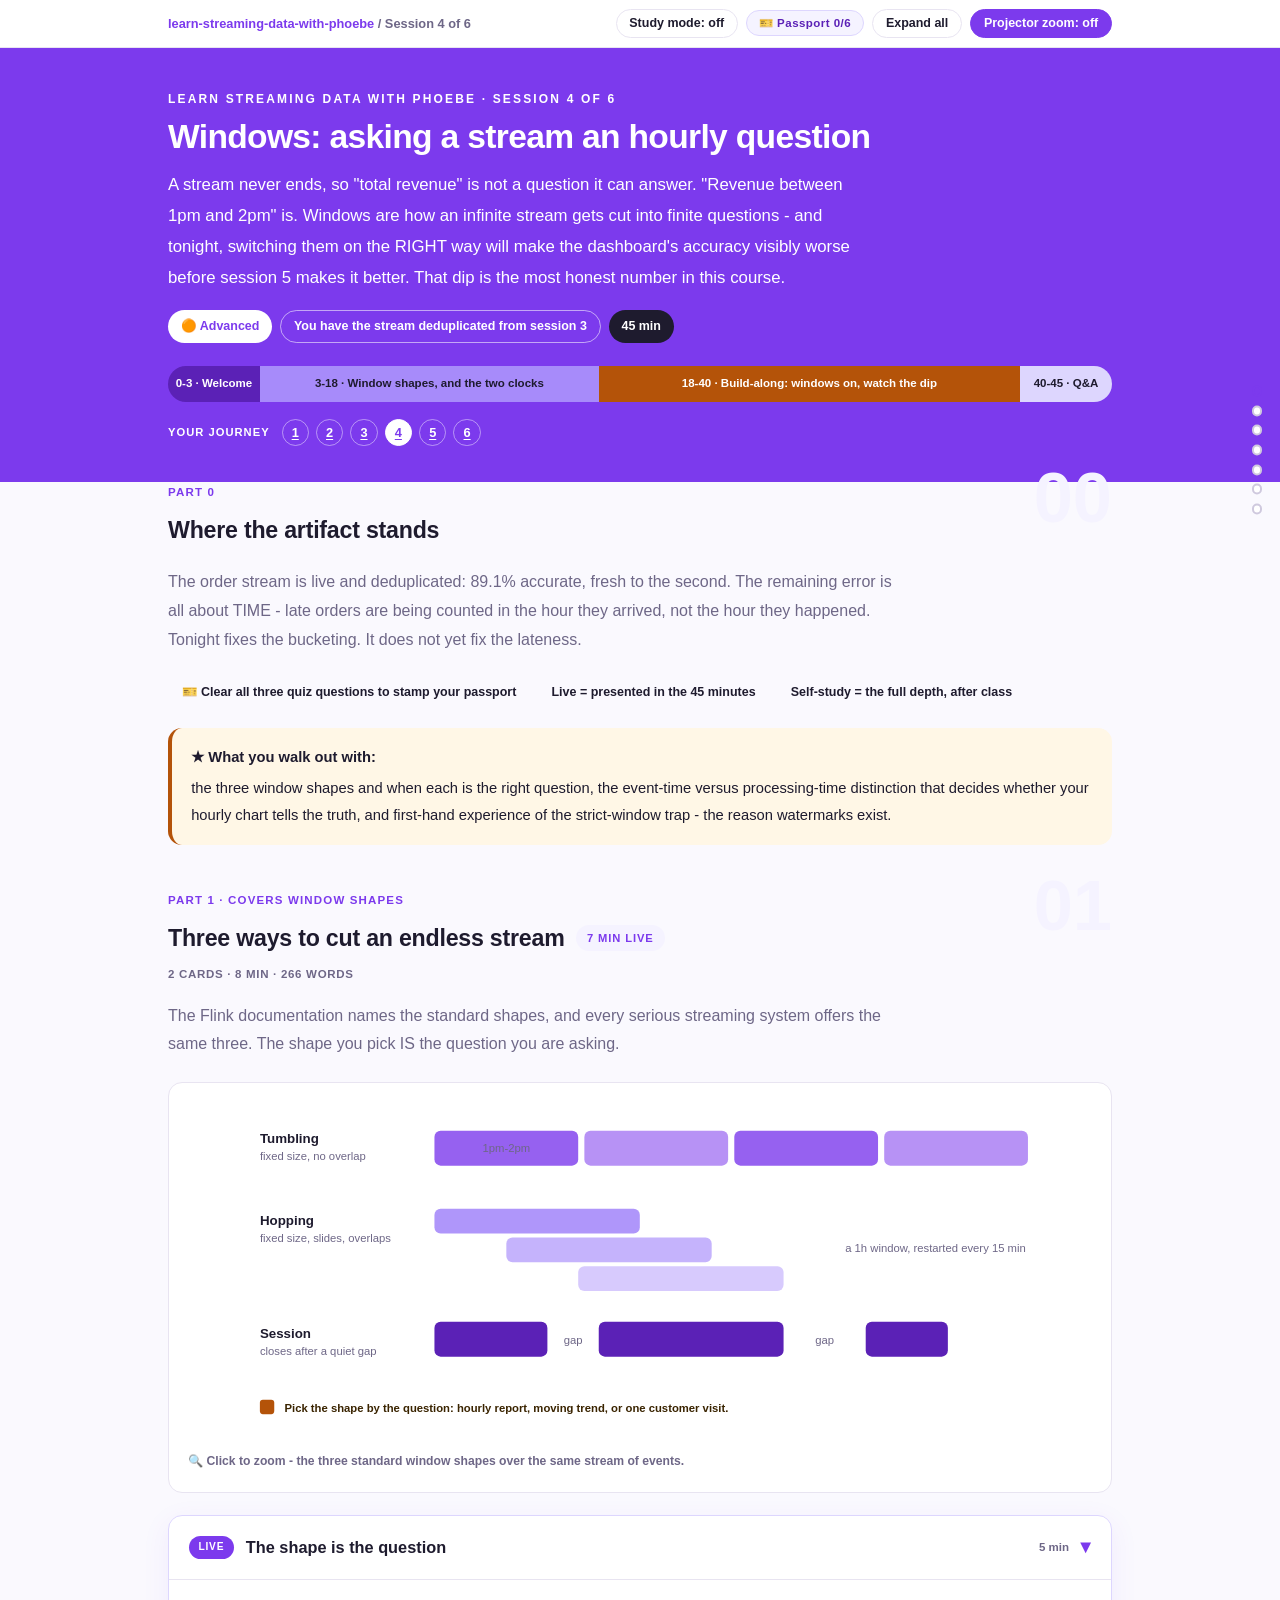
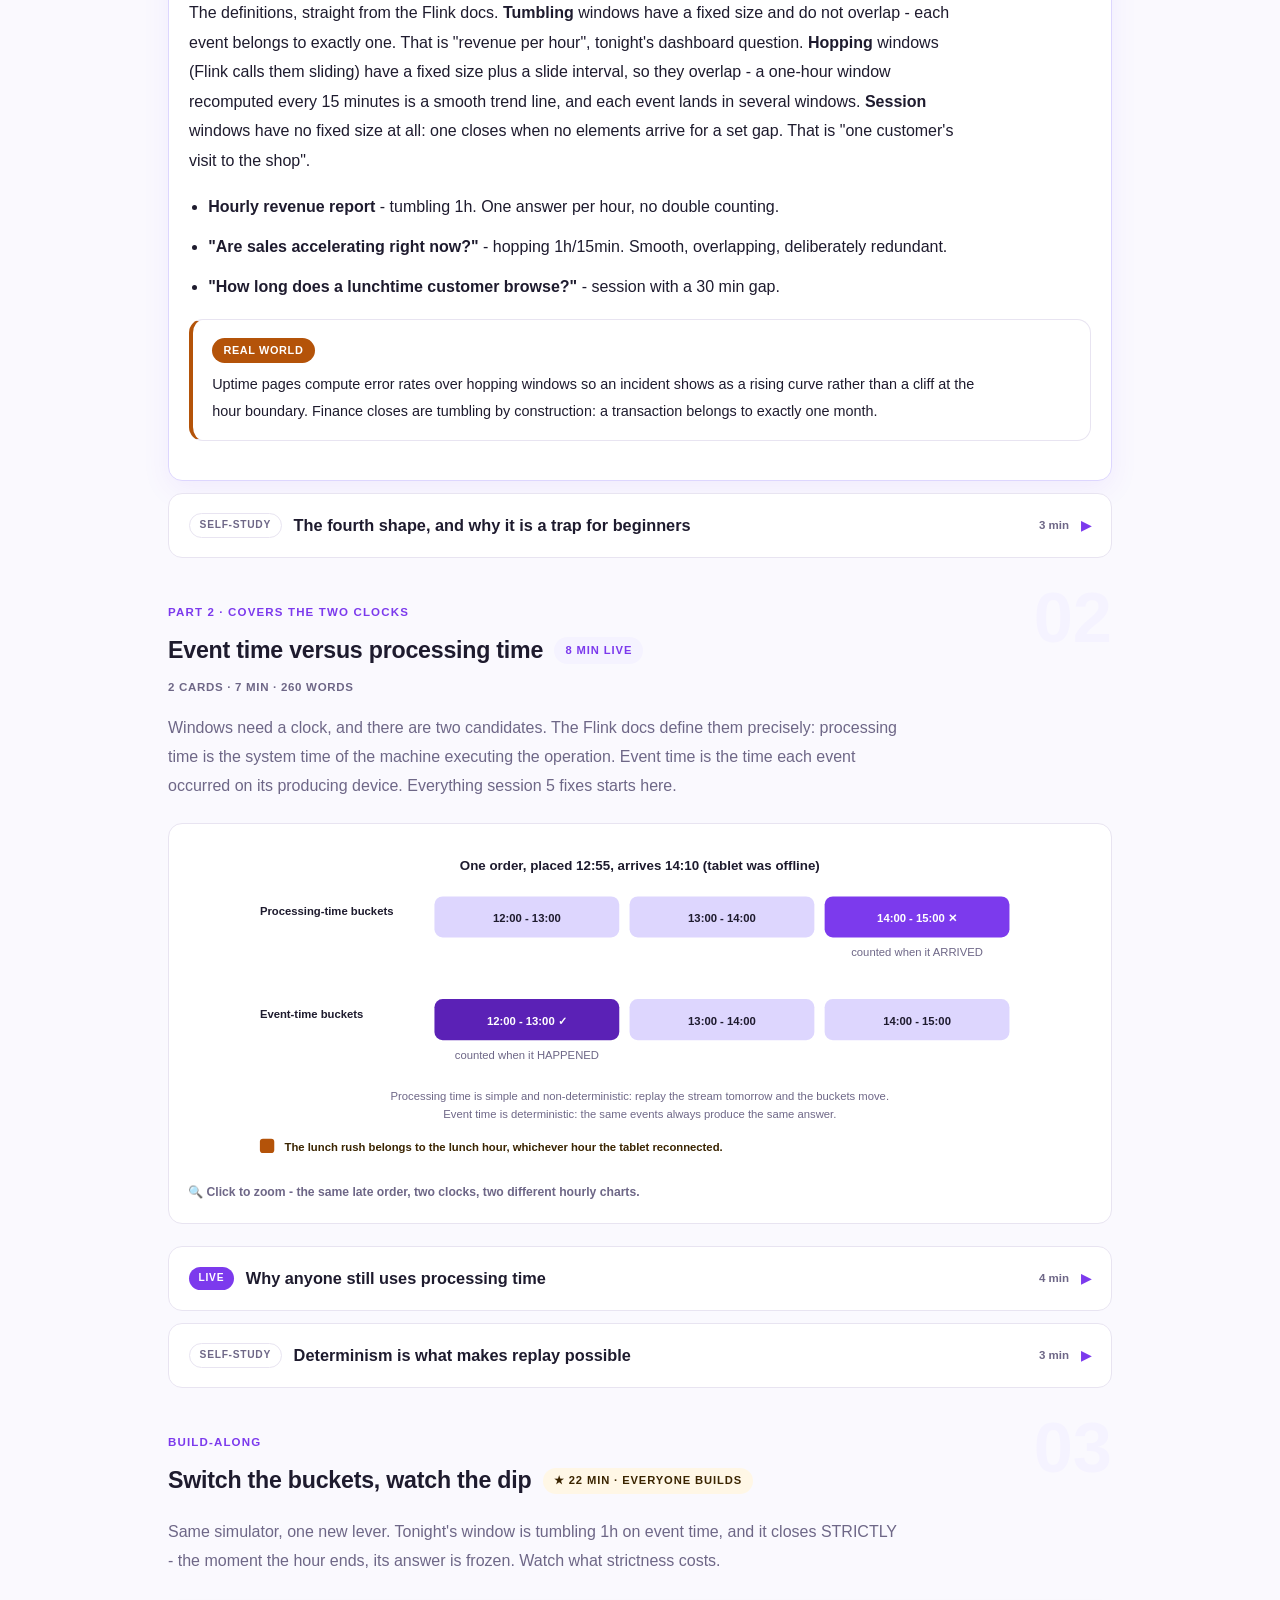
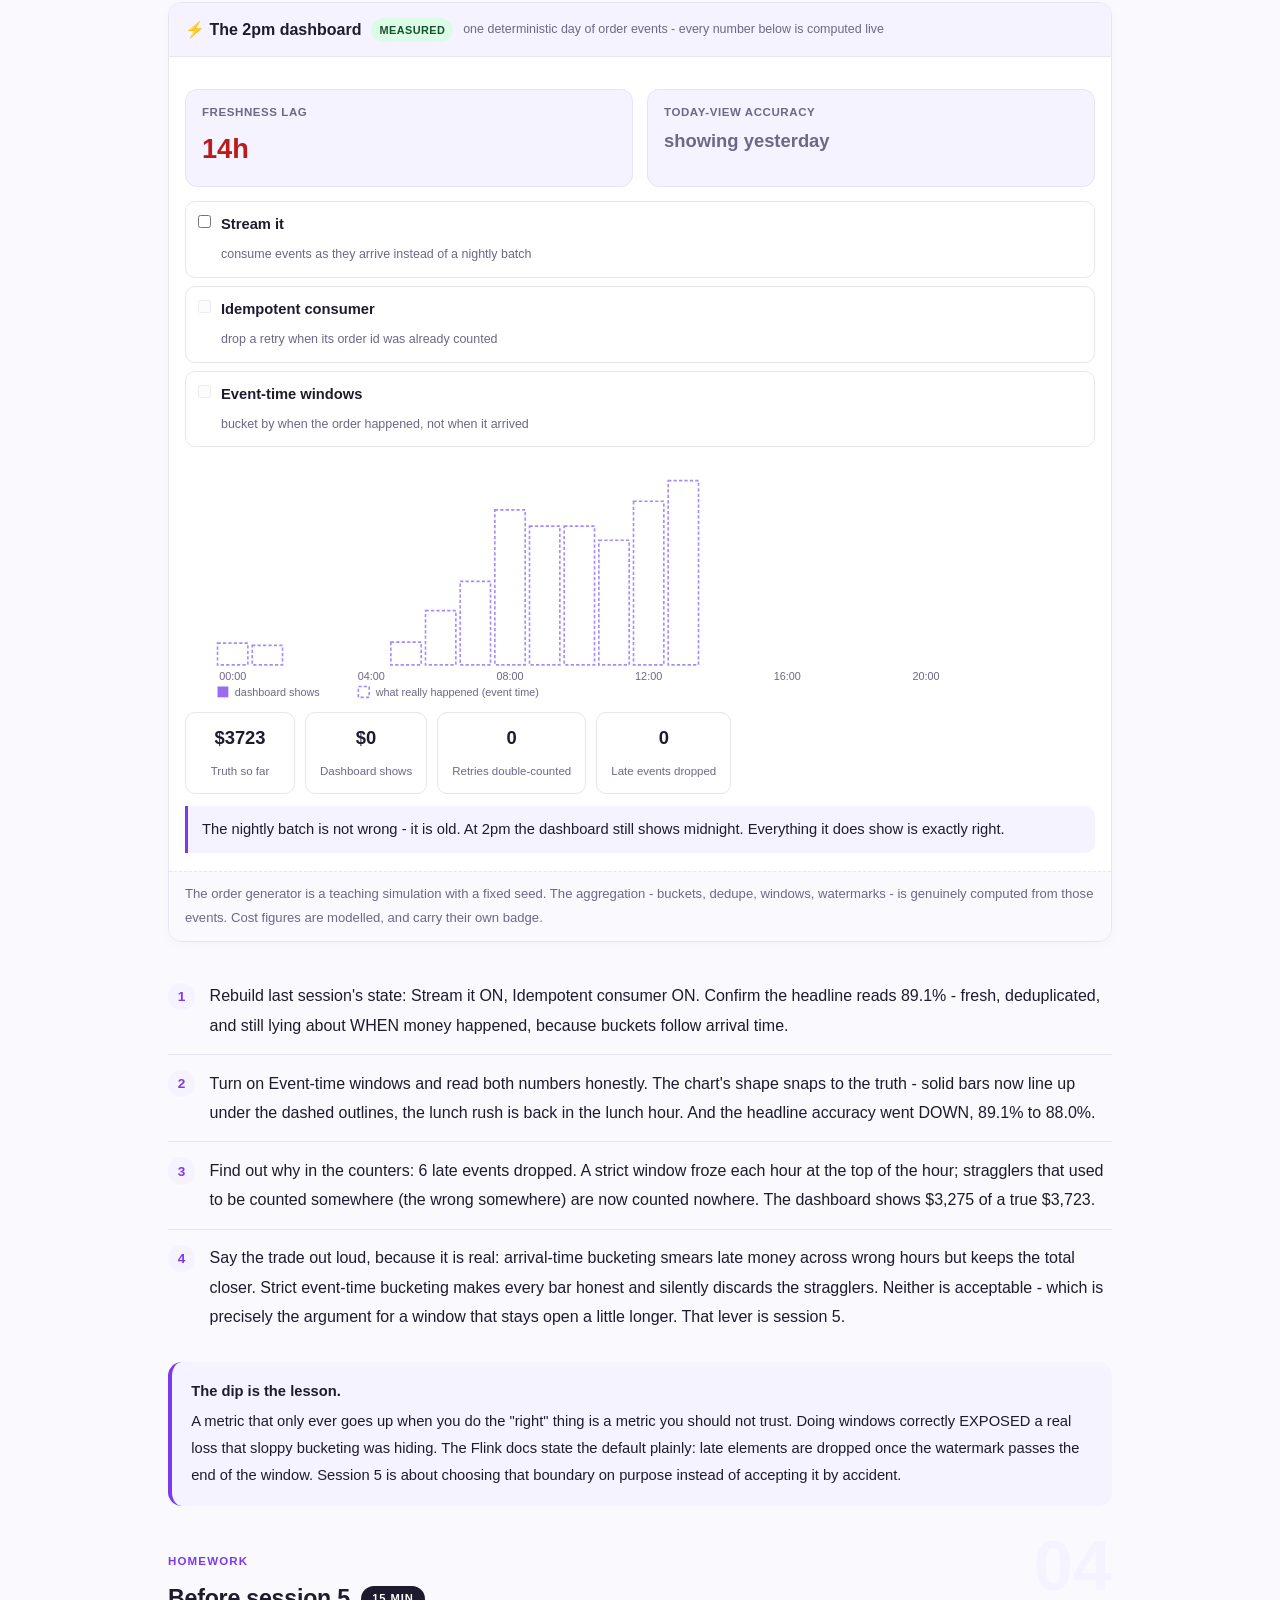
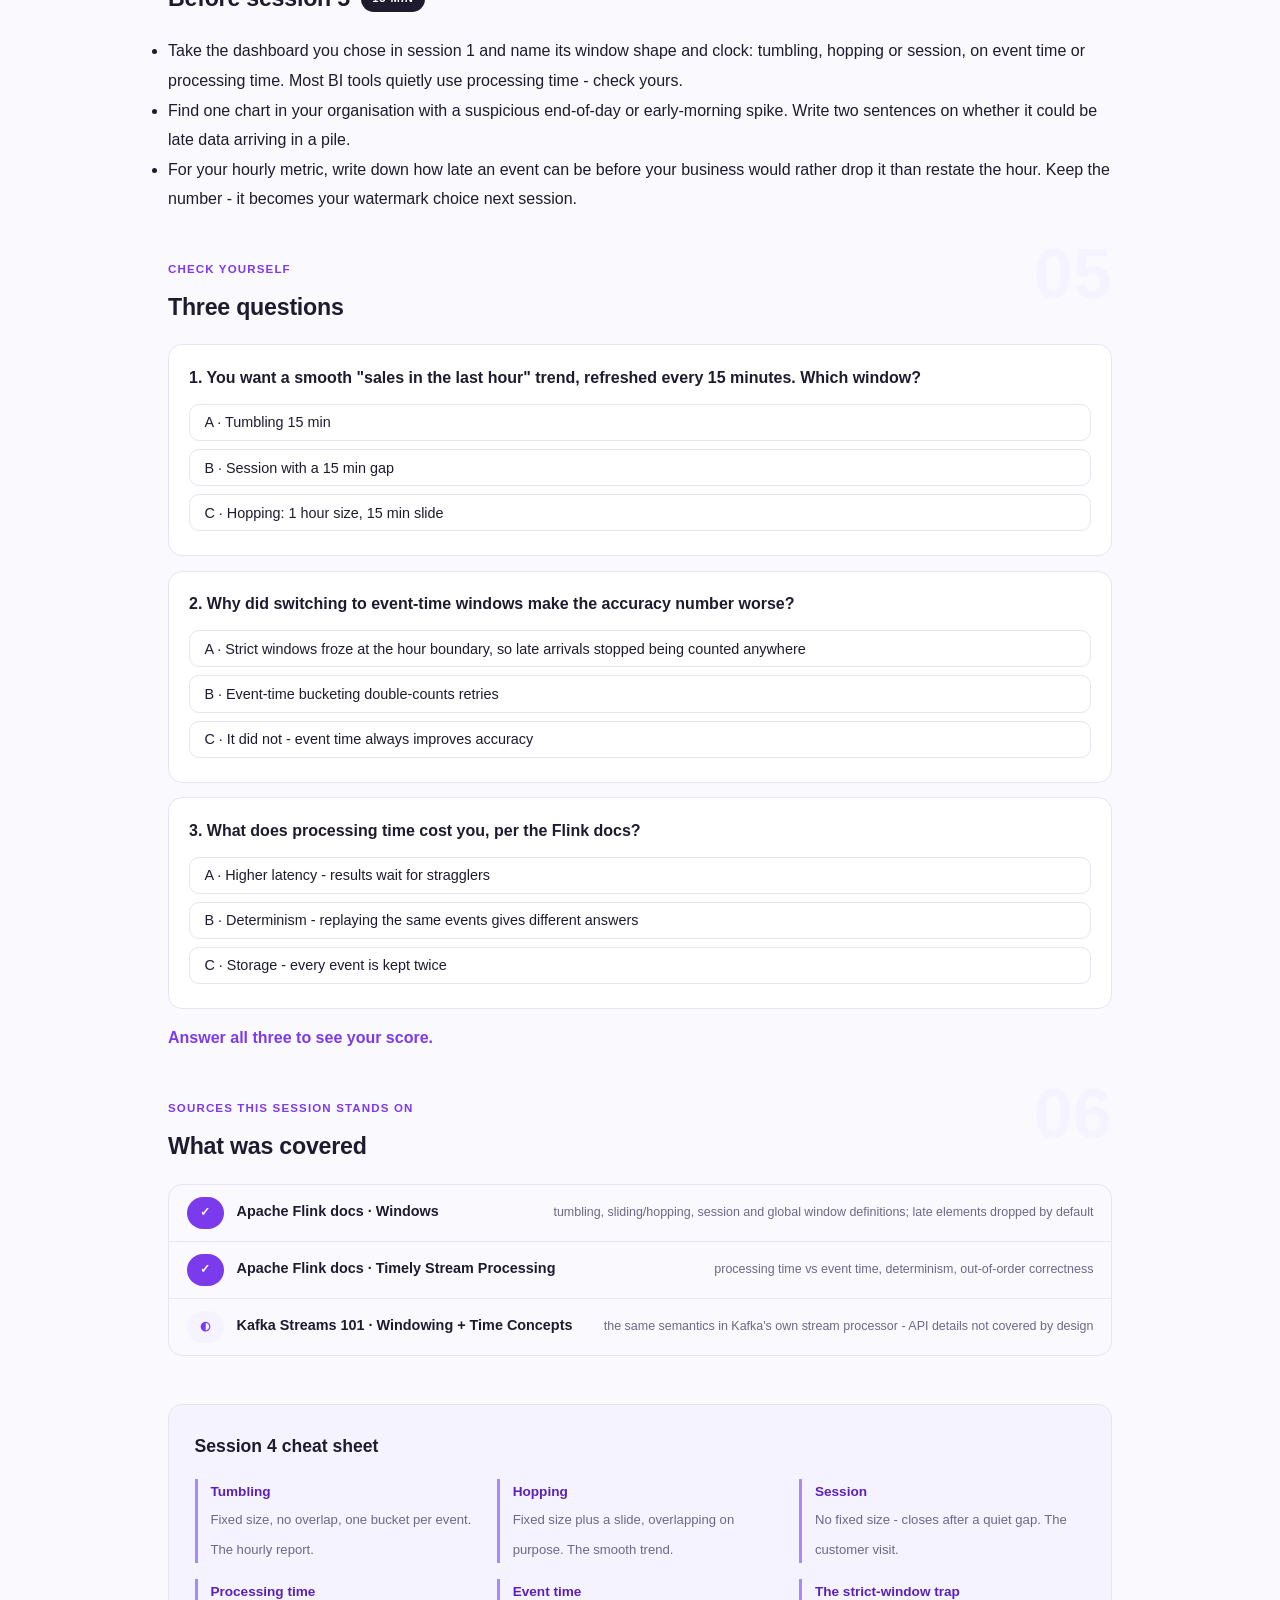
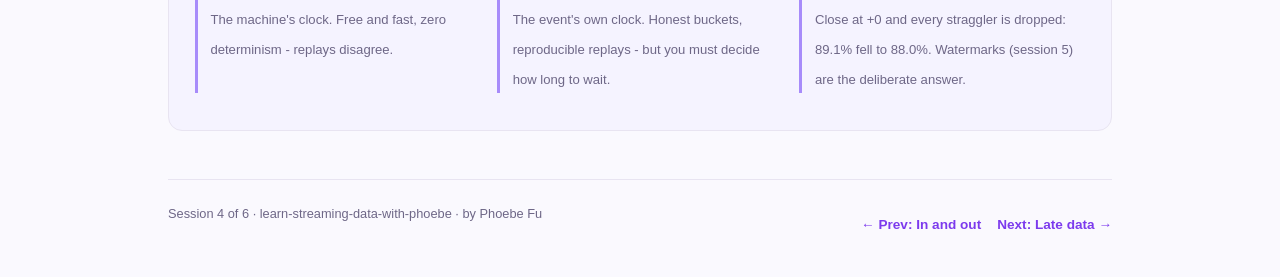
<file: courses/04-windowing.html>
<!DOCTYPE html>
<html lang="en">
<head>
<meta charset="UTF-8">
<meta name="viewport" content="width=device-width, initial-scale=1.0">
<!-- social:start -->
<meta name="description" content="Session 4 of 6. Tumbling, hopping and session windows, event time versus processing time, and the live moment where doing the right thing makes the number worse.">
<meta property="og:type" content="article">
<meta property="og:site_name" content="Learn with Phoebe">
<meta property="og:title" content="Windowing - learn streaming data with phoebe">
<meta property="og:description" content="Session 4 of 6. Tumbling, hopping and session windows, event time versus processing time - and an honest accuracy dip.">
<meta property="og:url" content="https://phoebefu6.github.io/learn-streaming-data-with-phoebe/courses/04-windowing.html">
<meta property="og:image" content="https://phoebefu6.github.io/learn-streaming-data-with-phoebe/assets/og-cover.png">
<meta property="og:image:width" content="1200">
<meta property="og:image:height" content="630">
<meta name="twitter:card" content="summary_large_image">
<meta name="twitter:title" content="Windowing - learn streaming data with phoebe">
<meta name="twitter:description" content="Session 4 of 6. Windows, event time vs processing time, and an honest accuracy dip.">
<meta name="twitter:image" content="https://phoebefu6.github.io/learn-streaming-data-with-phoebe/assets/og-cover.png">
<!-- social:end -->
<title>Session 4 · Windowing - learn streaming data with phoebe</title>
<link rel="stylesheet" href="../assets/style.css?v=24">
</head>
<body>

<div class="toolbar">
  <div class="wrap">
    <span class="crumb"><a href="../index.html">learn-streaming-data-with-phoebe</a> / Session 4 of 6</span>
    <button class="btn" id="toggle-all" type="button">Expand all</button>
    <button class="btn primary" id="zoom-toggle" type="button">Projector zoom: off</button>
  </div>
</div>

<header class="masthead">
  <div class="wrap">
    <div class="eyebrow">Learn Streaming Data with Phoebe · Session 4 of 6</div>
    <h1>Windows: asking a stream <span class="accent">an hourly question</span></h1>
    <p class="sub">A stream never ends, so "total revenue" is not a question it can answer. "Revenue between 1pm and 2pm" is. Windows are how an infinite stream gets cut into finite questions - and tonight, switching them on the RIGHT way will make the dashboard's accuracy visibly worse before session 5 makes it better. That dip is the most honest number in this course.</p>
    <div class="chip-row">
      <span class="chip level">🟠 Advanced</span>
      <span class="chip audience">You have the stream deduplicated from session 3</span>
      <span class="chip time">45 min</span>
    </div>
    <div class="agenda">
      <span class="a1" style="flex:1">0-3 · Welcome</span>
      <span class="a2" style="flex:4">3-18 · Window shapes, and the two clocks</span>
      <span class="a3" style="flex:5">18-40 · Build-along: windows on, watch the dip</span>
      <span class="a4" style="flex:1">40-45 · Q&amp;A</span>
    </div>
  </div>
</header>

<main class="wrap">

  <!-- ============ INTRO ============ -->
  <section class="section" id="intro">
    <div class="section-kicker">
      <span class="klabel">Part 0</span>
      <h2>Where the artifact stands</h2>
    </div>
    <p class="lede">The order stream is live and deduplicated: 89.1% accurate, fresh to the second. The remaining error is all about TIME - late orders are being counted in the hour they arrived, not the hour they happened. Tonight fixes the bucketing. It does not yet fix the lateness.</p>

    <div class="legend">
      <span class="pill">🎫 Clear all three quiz questions to stamp your passport</span>
      <span class="pill">Live = presented in the 45 minutes</span>
      <span class="pill">Self-study = the full depth, after class</span>
    </div>

    <div class="callout win">
      <p><strong>★ What you walk out with:</strong> the three window shapes and when each is the right question, the event-time versus processing-time distinction that decides whether your hourly chart tells the truth, and first-hand experience of the strict-window trap - the reason watermarks exist.</p>
    </div>
  </section>

  <!-- ============ PART 1 ============ -->
  <section class="section" id="part-1">
    <div class="section-kicker">
      <span class="klabel">Part 1 · covers window shapes</span>
      <h2>Three ways to cut an endless stream <span class="tag concept">7 min live</span></h2>
    </div>
    <p class="lede">The Flink documentation names the standard shapes, and every serious streaming system offers the same three. The shape you pick IS the question you are asking.</p>

    <figure class="zoomable">
      <svg viewBox="0 0 880 330" role="img" aria-label="Tumbling, hopping and session windows over the same event stream">
        <style>
          .wnT { font: 700 13px Inter, sans-serif; fill: #1E1B2E; }
          .wnM { font: 400 11px Inter, sans-serif; fill: #6E6787; }
          .wnN { font: 600 11px Inter, sans-serif; fill: #3A2400; }
        </style>
        <g>
          <text x="70" y="40" class="wnT">Tumbling</text>
          <text x="70" y="56" class="wnM">fixed size, no overlap</text>
          <rect x="240" y="28" width="140" height="34" rx="6" fill="#7C3AED" opacity="0.8"/>
          <rect x="386" y="28" width="140" height="34" rx="6" fill="#7C3AED" opacity="0.55"/>
          <rect x="532" y="28" width="140" height="34" rx="6" fill="#7C3AED" opacity="0.8"/>
          <rect x="678" y="28" width="140" height="34" rx="6" fill="#7C3AED" opacity="0.55"/>
          <text x="310" y="49" class="wnM" text-anchor="middle" fill="#fff">1pm-2pm</text>
        </g>
        <g>
          <text x="70" y="120" class="wnT">Hopping</text>
          <text x="70" y="136" class="wnM">fixed size, slides, overlaps</text>
          <rect x="240" y="104" width="200" height="24" rx="6" fill="#A78BFA" opacity="0.9"/>
          <rect x="310" y="132" width="200" height="24" rx="6" fill="#A78BFA" opacity="0.65"/>
          <rect x="380" y="160" width="200" height="24" rx="6" fill="#A78BFA" opacity="0.45"/>
          <text x="640" y="146" class="wnM">a 1h window, restarted every 15 min</text>
        </g>
        <g>
          <text x="70" y="230" class="wnT">Session</text>
          <text x="70" y="246" class="wnM">closes after a quiet gap</text>
          <rect x="240" y="214" width="110" height="34" rx="6" fill="#5B21B6"/>
          <rect x="400" y="214" width="180" height="34" rx="6" fill="#5B21B6"/>
          <rect x="660" y="214" width="80" height="34" rx="6" fill="#5B21B6"/>
          <text x="375" y="236" class="wnM" text-anchor="middle">gap</text>
          <text x="620" y="236" class="wnM" text-anchor="middle">gap</text>
        </g>
        <rect x="70" y="290" width="14" height="14" fill="#B45309" rx="3"/>
        <text x="94" y="302" class="wnN">Pick the shape by the question: hourly report, moving trend, or one customer visit.</text>
      </svg>
      <figcaption>🔍 Click to zoom - the three standard window shapes over the same stream of events.</figcaption>
    </figure>

    <details class="card" open>
      <summary><span class="mode live">Live</span> The shape is the question <span class="mini">5 min</span> <span class="caret">▶</span></summary>
      <div class="body">
        <p>The definitions, straight from the Flink docs. <strong>Tumbling</strong> windows have a fixed size and do not overlap - each event belongs to exactly one. That is "revenue per hour", tonight's dashboard question. <strong>Hopping</strong> windows (Flink calls them sliding) have a fixed size plus a slide interval, so they overlap - a one-hour window recomputed every 15 minutes is a smooth trend line, and each event lands in several windows. <strong>Session</strong> windows have no fixed size at all: one closes when no elements arrive for a set gap. That is "one customer's visit to the shop".</p>
        <ul>
          <li><strong>Hourly revenue report</strong> - tumbling 1h. One answer per hour, no double counting.</li>
          <li><strong>"Are sales accelerating right now?"</strong> - hopping 1h/15min. Smooth, overlapping, deliberately redundant.</li>
          <li><strong>"How long does a lunchtime customer browse?"</strong> - session with a 30 min gap.</li>
        </ul>
        <div class="callout example"><span class="ex-pill">Real world</span>
          <p>Uptime pages compute error rates over hopping windows so an incident shows as a rising curve rather than a cliff at the hour boundary. Finance closes are tumbling by construction: a transaction belongs to exactly one month.</p>
        </div>
      </div>
    </details>

    <details class="card">
      <summary><span class="mode self">Self-study</span> The fourth shape, and why it is a trap for beginners <span class="mini">3 min</span> <span class="caret">▶</span></summary>
      <div class="body">
        <p>Flink also offers a <strong>global window</strong>: every event with the same key lands in one single window that never closes on its own. The docs are blunt that it is only useful with a custom trigger, because a window that never closes never emits an answer. It exists for building exotic logic by hand, not for reporting.</p>
        <p>If you catch yourself reaching for a global window to compute "total revenue ever", the stream is telling you that question belongs to the warehouse, not the stream. Totals-over-all-time are batch questions wearing a streaming costume.</p>
      </div>
    </details>
  </section>

  <!-- ============ PART 2 ============ -->
  <section class="section" id="part-2">
    <div class="section-kicker">
      <span class="klabel">Part 2 · covers the two clocks</span>
      <h2>Event time versus processing time <span class="tag concept">8 min live</span></h2>
    </div>
    <p class="lede">Windows need a clock, and there are two candidates. The Flink docs define them precisely: processing time is the system time of the machine executing the operation. Event time is the time each event occurred on its producing device. Everything session 5 fixes starts here.</p>

    <figure class="zoomable">
      <svg viewBox="0 0 880 320" role="img" aria-label="The same late order bucketed by processing time versus event time">
        <style>
          .wcT { font: 700 13px Inter, sans-serif; fill: #1E1B2E; }
          .wcL { font: 600 11px Inter, sans-serif; fill: #1E1B2E; }
          .wcW { font: 600 11px Inter, sans-serif; fill: #fff; }
          .wcM { font: 400 11px Inter, sans-serif; fill: #6E6787; }
          .wcN { font: 600 11px Inter, sans-serif; fill: #3A2400; }
        </style>
        <text x="440" y="26" class="wcT" text-anchor="middle">One order, placed 12:55, arrives 14:10 (tablet was offline)</text>
        <g>
          <text x="70" y="70" class="wcL">Processing-time buckets</text>
          <rect x="240" y="52" width="180" height="40" rx="8" fill="#DDD6FE"/>
          <text x="330" y="77" class="wcL" text-anchor="middle">12:00 - 13:00</text>
          <rect x="430" y="52" width="180" height="40" rx="8" fill="#DDD6FE"/>
          <text x="520" y="77" class="wcL" text-anchor="middle">13:00 - 14:00</text>
          <rect x="620" y="52" width="180" height="40" rx="8" fill="#7C3AED"/>
          <text x="710" y="77" class="wcW" text-anchor="middle">14:00 - 15:00 ✕</text>
          <text x="710" y="110" class="wcM" text-anchor="middle">counted when it ARRIVED</text>
        </g>
        <g>
          <text x="70" y="170" class="wcL">Event-time buckets</text>
          <rect x="240" y="152" width="180" height="40" rx="8" fill="#5B21B6"/>
          <text x="330" y="177" class="wcW" text-anchor="middle">12:00 - 13:00 ✓</text>
          <rect x="430" y="152" width="180" height="40" rx="8" fill="#DDD6FE"/>
          <text x="520" y="177" class="wcL" text-anchor="middle">13:00 - 14:00</text>
          <rect x="620" y="152" width="180" height="40" rx="8" fill="#DDD6FE"/>
          <text x="710" y="177" class="wcL" text-anchor="middle">14:00 - 15:00</text>
          <text x="330" y="210" class="wcM" text-anchor="middle">counted when it HAPPENED</text>
        </g>
        <text x="440" y="250" class="wcM" text-anchor="middle">Processing time is simple and non-deterministic: replay the stream tomorrow and the buckets move.</text>
        <text x="440" y="268" class="wcM" text-anchor="middle">Event time is deterministic: the same events always produce the same answer.</text>
        <rect x="70" y="288" width="14" height="14" fill="#B45309" rx="3"/>
        <text x="94" y="300" class="wcN">The lunch rush belongs to the lunch hour, whichever hour the tablet reconnected.</text>
      </svg>
      <figcaption>🔍 Click to zoom - the same late order, two clocks, two different hourly charts.</figcaption>
    </figure>

    <details class="card">
      <summary><span class="mode live">Live</span> Why anyone still uses processing time <span class="mini">4 min</span> <span class="caret">▶</span></summary>
      <div class="body">
        <p>Because it is free. No timestamps to extract, no out-of-order events to reason about, no waiting: the machine's own clock decides everything, and results are emitted the instant a window's wall-clock boundary passes. The Flink docs name the price with unusual candor - processing time offers no determinism, because it depends on the speed at which records happen to arrive.</p>
        <p>Event time buys back the truth: results are correct and consistent even when events arrive out of order. The cost is that the stream now has to ANSWER a question processing time never faces: how long do you wait for stragglers before declaring an hour finished? That question has a name - the watermark - and it is the whole of session 5.</p>
        <div class="callout example"><span class="ex-pill">Real world</span>
          <p>Mobile analytics is the extreme case: a phone can go through a tunnel at 12:55 and sync at 6pm. Products that bucket by processing time report a phantom evening engagement spike that is really the lunchtime tunnel traffic arriving late, in a pile.</p>
        </div>
      </div>
    </details>

    <details class="card">
      <summary><span class="mode self">Self-study</span> Determinism is what makes replay possible <span class="mini">3 min</span> <span class="caret">▶</span></summary>
      <div class="body">
        <p>Event-time windows have a property that quietly powers session 5's replay lever and session 6's whole architecture: run the same log through them twice and you get byte-identical answers. Processing-time results can never be reproduced - the second run's arrival times are different by definition.</p>
        <p>That means an event-time pipeline can be rebuilt from the log after a bug fix and converge on the truth, which is exactly Nathan Marz's recovery story for immutable data: fix the code, recompute from the master dataset. A processing-time pipeline cannot be recomputed, only apologized for.</p>
      </div>
    </details>
  </section>

  <!-- ============ DEMO ============ -->
  <section class="section" id="demo">
    <div class="section-kicker">
      <span class="klabel">Build-along</span>
      <h2>Switch the buckets, watch the dip <span class="tag demo">★ 22 min · everyone builds</span></h2>
    </div>
    <p class="lede">Same simulator, one new lever. Tonight's window is tumbling 1h on event time, and it closes STRICTLY - the moment the hour ends, its answer is frozen. Watch what strictness costs.</p>

    <div class="streamsim" data-stage="4"></div>

    <div class="steps">
      <div class="step"><p>Rebuild last session's state: Stream it ON, Idempotent consumer ON. Confirm the headline reads 89.1% - fresh, deduplicated, and still lying about WHEN money happened, because buckets follow arrival time.</p></div>
      <div class="step"><p>Turn on Event-time windows and read both numbers honestly. The chart's shape snaps to the truth - solid bars now line up under the dashed outlines, the lunch rush is back in the lunch hour. And the headline accuracy went DOWN, 89.1% to 88.0%.</p></div>
      <div class="step"><p>Find out why in the counters: 6 late events dropped. A strict window froze each hour at the top of the hour; stragglers that used to be counted somewhere (the wrong somewhere) are now counted nowhere. The dashboard shows $3,275 of a true $3,723.</p></div>
      <div class="step"><p>Say the trade out loud, because it is real: arrival-time bucketing smears late money across wrong hours but keeps the total closer. Strict event-time bucketing makes every bar honest and silently discards the stragglers. Neither is acceptable - which is precisely the argument for a window that stays open a little longer. That lever is session 5.</p></div>
    </div>

    <div class="callout tip">
      <p><strong>The dip is the lesson.</strong> A metric that only ever goes up when you do the "right" thing is a metric you should not trust. Doing windows correctly EXPOSED a real loss that sloppy bucketing was hiding. The Flink docs state the default plainly: late elements are dropped once the watermark passes the end of the window. Session 5 is about choosing that boundary on purpose instead of accepting it by accident.</p>
    </div>
  </section>

  <!-- ============ EXERCISE ============ -->
  <section class="section" id="exercise">
    <div class="section-kicker">
      <span class="klabel">Homework</span>
      <h2>Before session 5 <span class="tag exercise">15 min</span></h2>
    </div>
    <ul>
      <li>Take the dashboard you chose in session 1 and name its window shape and clock: tumbling, hopping or session, on event time or processing time. Most BI tools quietly use processing time - check yours.</li>
      <li>Find one chart in your organisation with a suspicious end-of-day or early-morning spike. Write two sentences on whether it could be late data arriving in a pile.</li>
      <li>For your hourly metric, write down how late an event can be before your business would rather drop it than restate the hour. Keep the number - it becomes your watermark choice next session.</li>
    </ul>
  </section>

  <!-- ============ QUIZ ============ -->
  <section class="section" id="quiz">
    <div class="section-kicker">
      <span class="klabel">Check yourself</span>
      <h2>Three questions</h2>
    </div>
    <div class="quiz-q" data-answer="2">
      <p class="qtext">1. You want a smooth "sales in the last hour" trend, refreshed every 15 minutes. Which window?</p>
      <button class="qopt">A · Tumbling 15 min</button>
      <button class="qopt">B · Session with a 15 min gap</button>
      <button class="qopt">C · Hopping: 1 hour size, 15 min slide</button>
      <p class="qwhy">A one-hour window restarted every 15 minutes overlaps deliberately - each event counts in four windows, which is what makes the trend smooth. Tumbling 15 min would answer a different, choppier question.</p>
    </div>
    <div class="quiz-q" data-answer="0">
      <p class="qtext">2. Why did switching to event-time windows make the accuracy number worse?</p>
      <button class="qopt">A · Strict windows froze at the hour boundary, so late arrivals stopped being counted anywhere</button>
      <button class="qopt">B · Event-time bucketing double-counts retries</button>
      <button class="qopt">C · It did not - event time always improves accuracy</button>
      <p class="qwhy">Arrival-time bucketing at least counted stragglers, in the wrong hour. A window that closes at +0 drops them entirely: 6 events, $448 of real revenue, gone from the dashboard. That loss is why watermarks exist.</p>
    </div>
    <div class="quiz-q" data-answer="1">
      <p class="qtext">3. What does processing time cost you, per the Flink docs?</p>
      <button class="qopt">A · Higher latency - results wait for stragglers</button>
      <button class="qopt">B · Determinism - replaying the same events gives different answers</button>
      <button class="qopt">C · Storage - every event is kept twice</button>
      <p class="qwhy">Processing time is the lowest-latency option precisely because it never waits. What it surrenders is determinism: results depend on arrival speed, so the same log replayed tomorrow lands in different buckets.</p>
    </div>
    <p class="quiz-score">Answer all three to see your score.</p>
  </section>

  <!-- ============ COVERED ============ -->
  <section class="section" id="official">
    <div class="section-kicker">
      <span class="klabel">Sources this session stands on</span>
      <h2>What was covered</h2>
    </div>
    <div class="covered">
      <div class="covered-row"><span class="status pill solid">✓</span><span class="name">Apache Flink docs · Windows</span><span class="note">tumbling, sliding/hopping, session and global window definitions; late elements dropped by default</span></div>
      <div class="covered-row"><span class="status pill solid">✓</span><span class="name">Apache Flink docs · Timely Stream Processing</span><span class="note">processing time vs event time, determinism, out-of-order correctness</span></div>
      <div class="covered-row"><span class="status pill light">◐</span><span class="name">Kafka Streams 101 · Windowing + Time Concepts</span><span class="note">the same semantics in Kafka's own stream processor - API details not covered by design</span></div>
    </div>
  </section>

  <!-- ============ CHEAT SHEET ============ -->
  <section class="cheat" id="cheatsheet">
    <h3>Session 4 cheat sheet</h3>
    <div class="grid-2">
      <div class="cheat-item"><b>Tumbling</b><span>Fixed size, no overlap, one bucket per event. The hourly report.</span></div>
      <div class="cheat-item"><b>Hopping</b><span>Fixed size plus a slide, overlapping on purpose. The smooth trend.</span></div>
      <div class="cheat-item"><b>Session</b><span>No fixed size - closes after a quiet gap. The customer visit.</span></div>
      <div class="cheat-item"><b>Processing time</b><span>The machine's clock. Free and fast, zero determinism - replays disagree.</span></div>
      <div class="cheat-item"><b>Event time</b><span>The event's own clock. Honest buckets, reproducible replays - but you must decide how long to wait.</span></div>
      <div class="cheat-item"><b>The strict-window trap</b><span>Close at +0 and every straggler is dropped: 89.1% fell to 88.0%. Watermarks (session 5) are the deliberate answer.</span></div>
    </div>
  </section>

  <footer class="pagefoot">
    <p>Session 4 of 6 · learn-streaming-data-with-phoebe · by Phoebe Fu</p>
    <nav class="pagenav">
      <a href="03-in-and-out.html">← Prev: In and out</a>
      <a href="05-late-data.html">Next: Late data →</a>
    </nav>
  </footer>

</main>

<script src="../assets/app.js?v=22"></script>
<script src="../assets/streaming-live.js?v=1"></script>
</body>
</html>
</file>
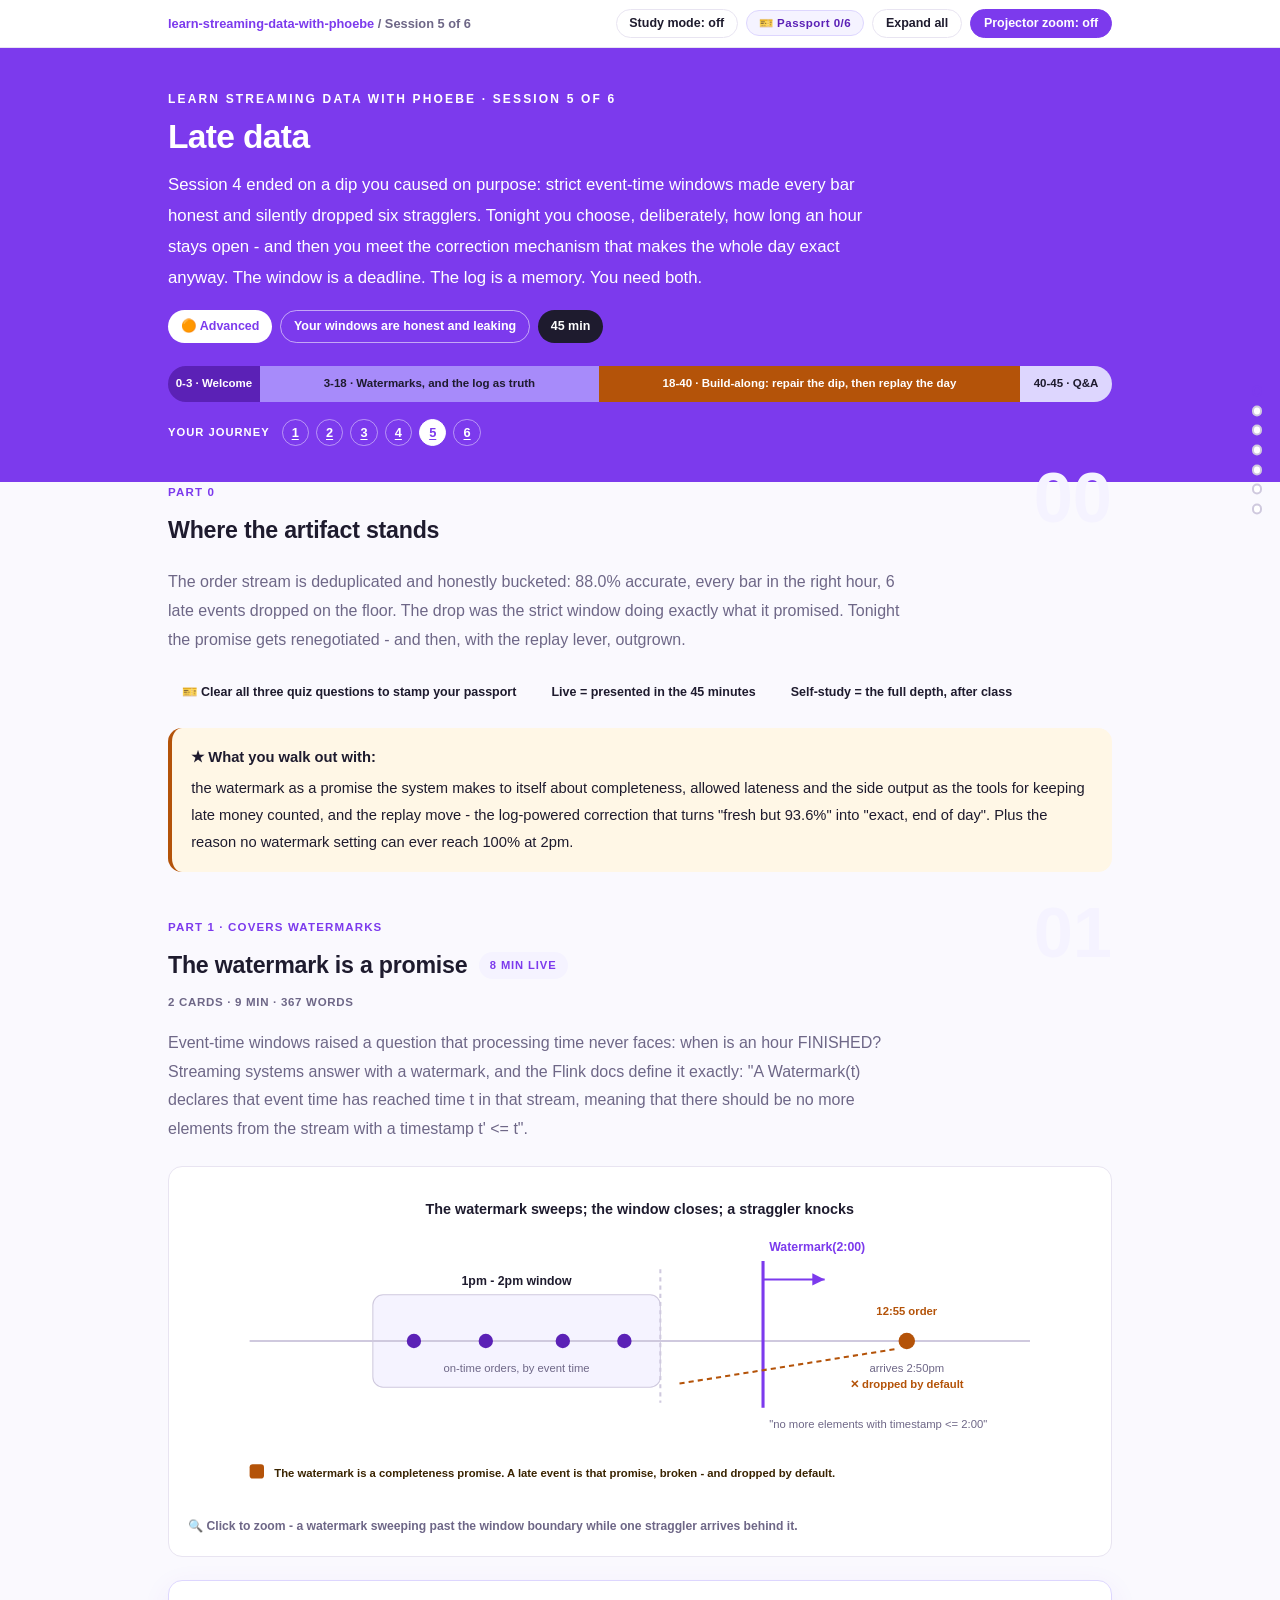
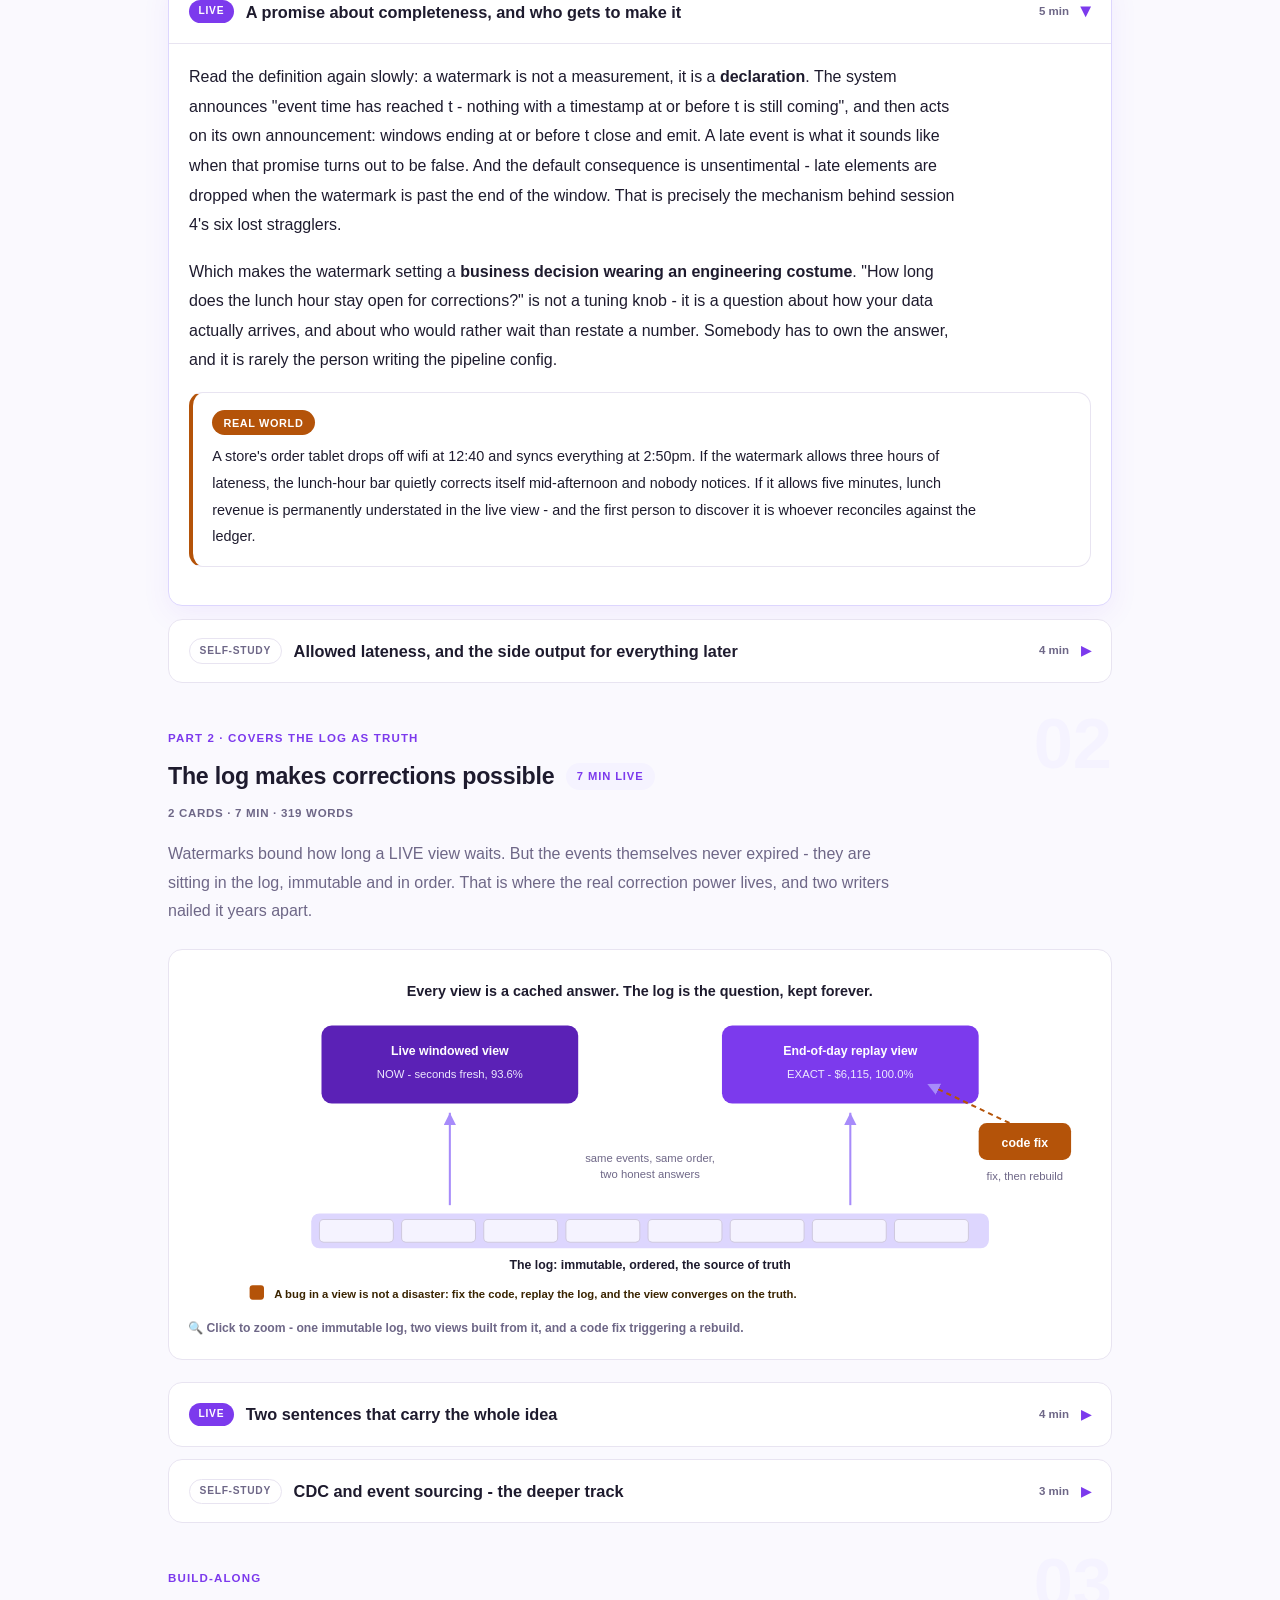
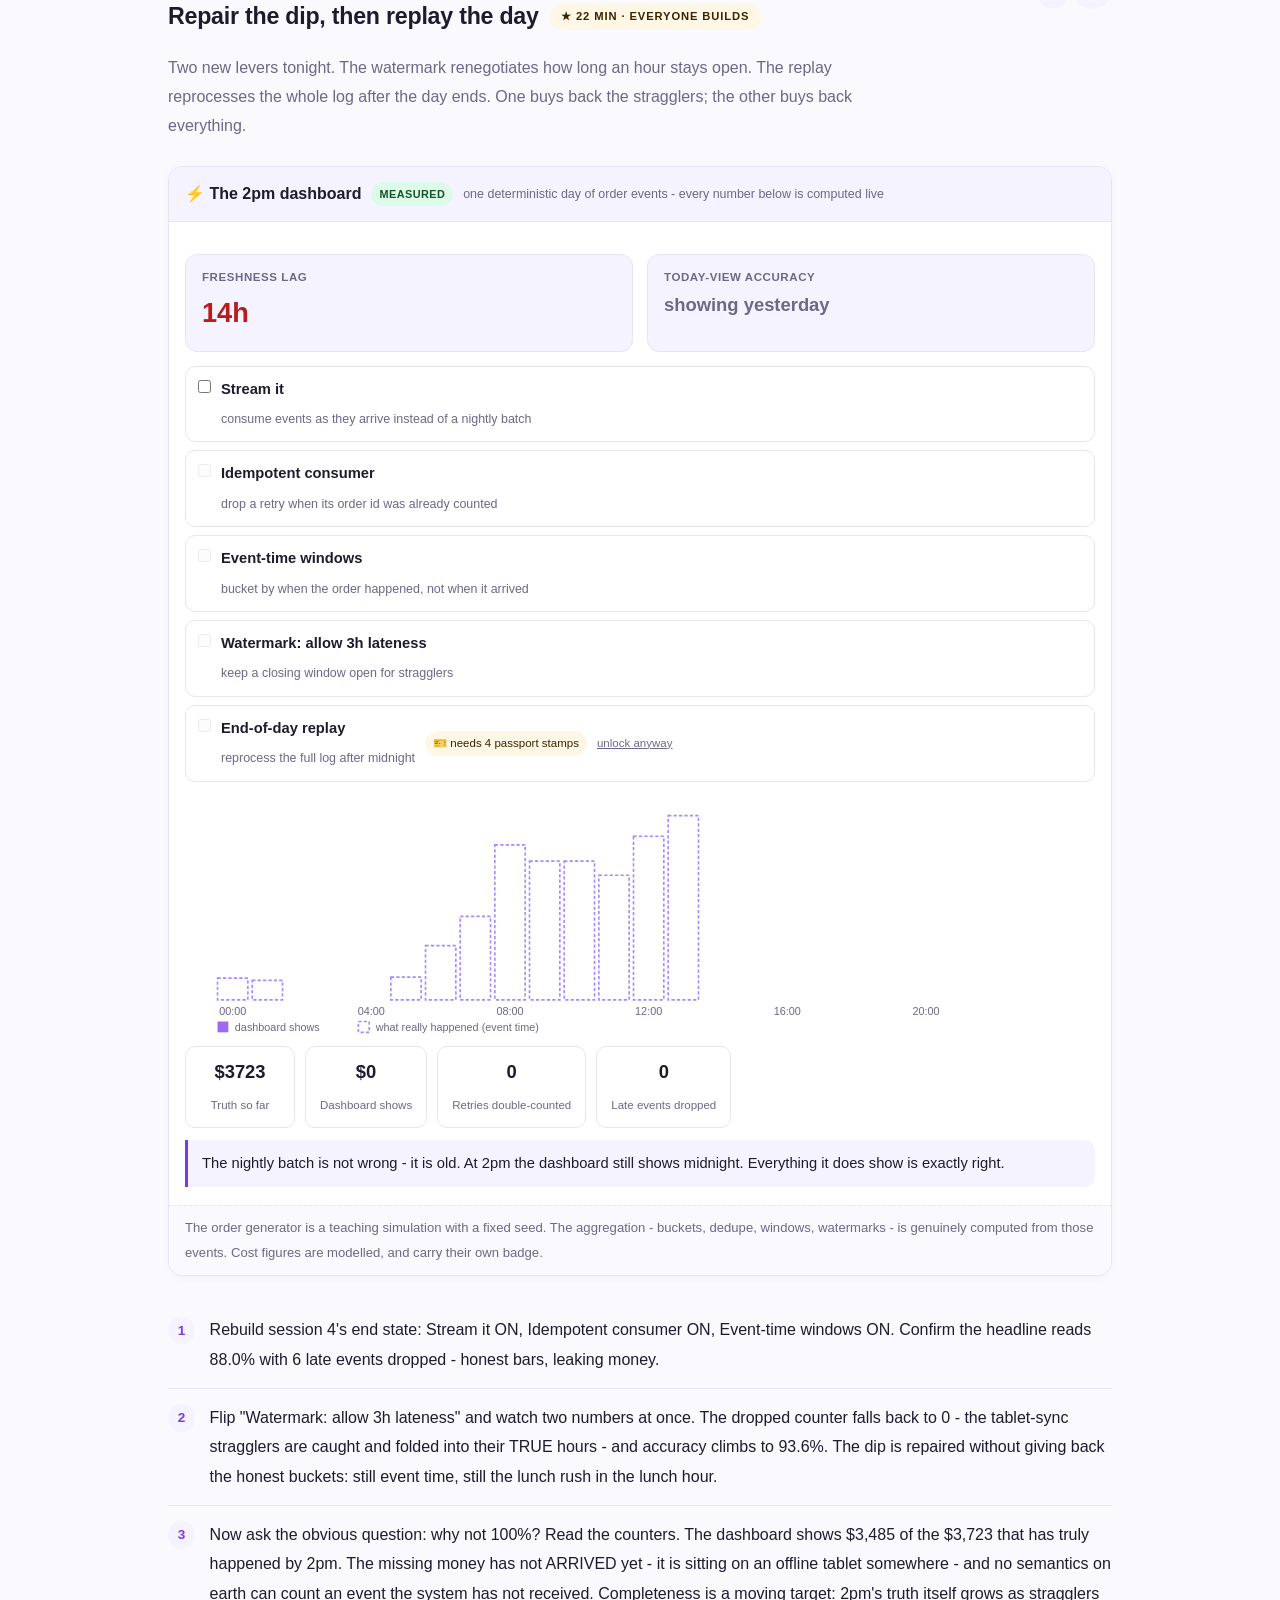
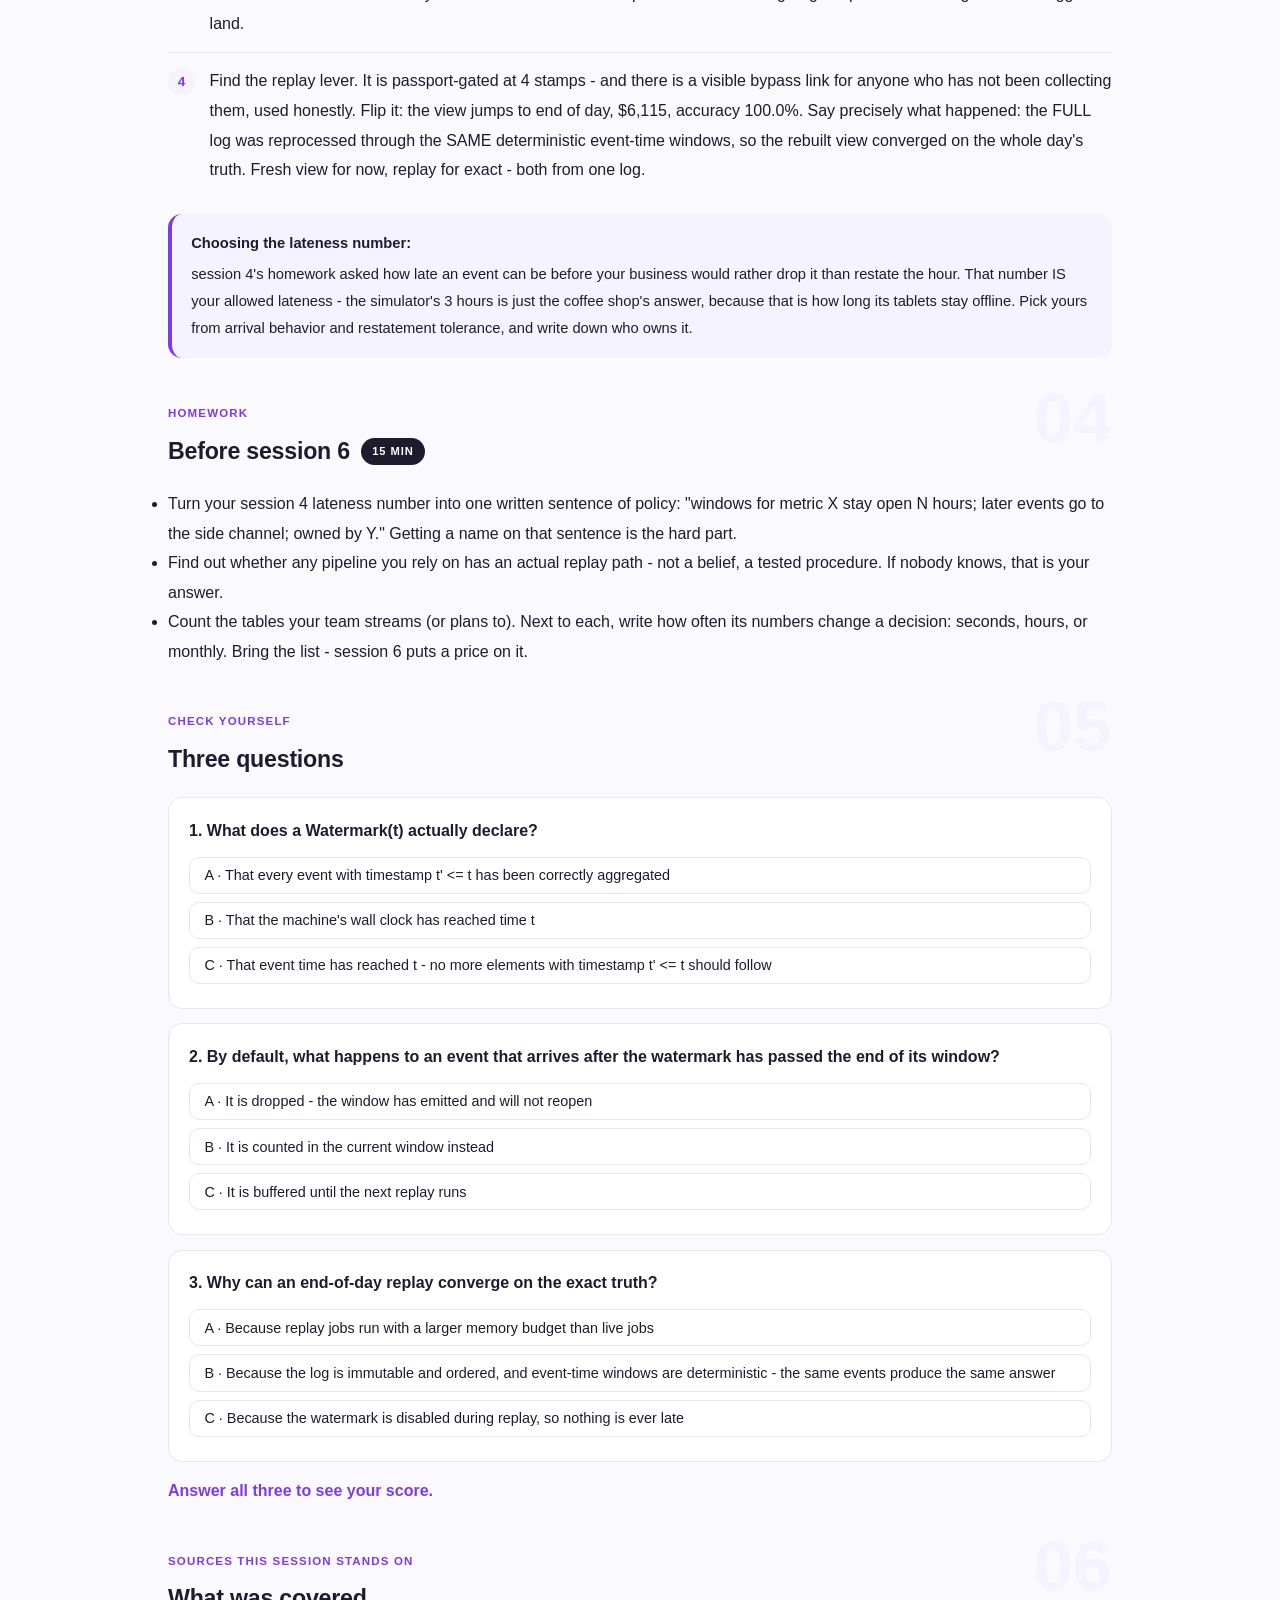
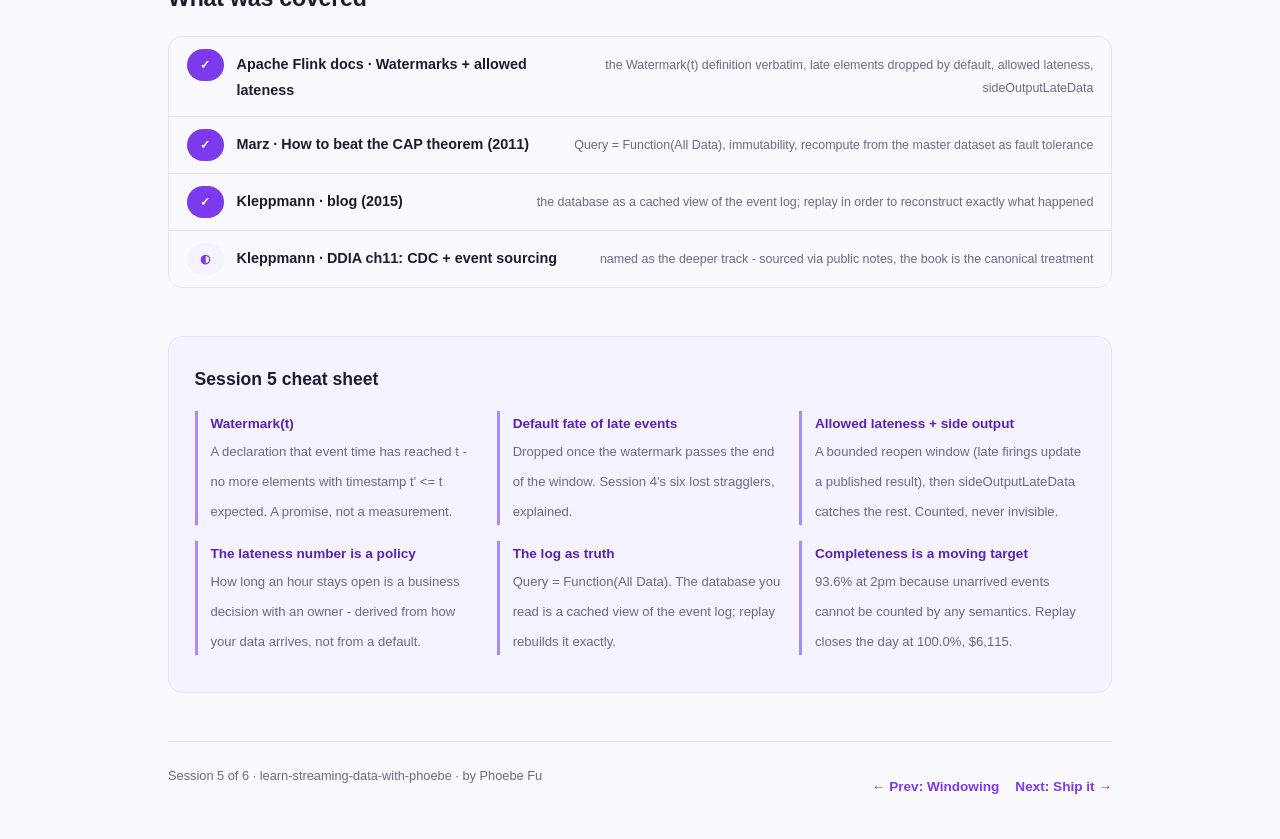
<file: courses/05-late-data.html>
<!DOCTYPE html>
<html lang="en">
<head>
<meta charset="UTF-8">
<meta name="viewport" content="width=device-width, initial-scale=1.0">
<!-- social:start -->
<meta name="description" content="Session 5 of 6. Watermarks as a promise about completeness, allowed lateness, and the replay that repairs history - the dip from session 4 gets fixed on purpose.">
<meta property="og:type" content="article">
<meta property="og:site_name" content="Learn with Phoebe">
<meta property="og:title" content="Late data - learn streaming data with phoebe">
<meta property="og:description" content="Session 5 of 6. Watermarks, allowed lateness, and the replay that repairs history off the immutable log.">
<meta property="og:url" content="https://phoebefu6.github.io/learn-streaming-data-with-phoebe/courses/05-late-data.html">
<meta property="og:image" content="https://phoebefu6.github.io/learn-streaming-data-with-phoebe/assets/og-cover.png">
<meta property="og:image:width" content="1200">
<meta property="og:image:height" content="630">
<meta name="twitter:card" content="summary_large_image">
<meta name="twitter:title" content="Late data - learn streaming data with phoebe">
<meta name="twitter:description" content="Session 5 of 6. Watermarks, allowed lateness, and replay as the correction mechanism.">
<meta name="twitter:image" content="https://phoebefu6.github.io/learn-streaming-data-with-phoebe/assets/og-cover.png">
<!-- social:end -->
<title>Session 5 · Late data - learn streaming data with phoebe</title>
<link rel="stylesheet" href="../assets/style.css?v=24">
</head>
<body>

<div class="toolbar">
  <div class="wrap">
    <span class="crumb"><a href="../index.html">learn-streaming-data-with-phoebe</a> / Session 5 of 6</span>
    <button class="btn" id="toggle-all" type="button">Expand all</button>
    <button class="btn primary" id="zoom-toggle" type="button">Projector zoom: off</button>
  </div>
</div>

<header class="masthead">
  <div class="wrap">
    <div class="eyebrow">Learn Streaming Data with Phoebe · Session 5 of 6</div>
    <h1>Late <span class="accent">data</span></h1>
    <p class="sub">Session 4 ended on a dip you caused on purpose: strict event-time windows made every bar honest and silently dropped six stragglers. Tonight you choose, deliberately, how long an hour stays open - and then you meet the correction mechanism that makes the whole day exact anyway. The window is a deadline. The log is a memory. You need both.</p>
    <div class="chip-row">
      <span class="chip level">🟠 Advanced</span>
      <span class="chip audience">Your windows are honest and leaking</span>
      <span class="chip time">45 min</span>
    </div>
    <div class="agenda">
      <span class="a1" style="flex:1">0-3 · Welcome</span>
      <span class="a2" style="flex:4">3-18 · Watermarks, and the log as truth</span>
      <span class="a3" style="flex:5">18-40 · Build-along: repair the dip, then replay the day</span>
      <span class="a4" style="flex:1">40-45 · Q&amp;A</span>
    </div>
  </div>
</header>

<main class="wrap">

  <!-- ============ INTRO ============ -->
  <section class="section" id="intro">
    <div class="section-kicker">
      <span class="klabel">Part 0</span>
      <h2>Where the artifact stands</h2>
    </div>
    <p class="lede">The order stream is deduplicated and honestly bucketed: 88.0% accurate, every bar in the right hour, 6 late events dropped on the floor. The drop was the strict window doing exactly what it promised. Tonight the promise gets renegotiated - and then, with the replay lever, outgrown.</p>

    <div class="legend">
      <span class="pill">🎫 Clear all three quiz questions to stamp your passport</span>
      <span class="pill">Live = presented in the 45 minutes</span>
      <span class="pill">Self-study = the full depth, after class</span>
    </div>

    <div class="callout win">
      <p><strong>★ What you walk out with:</strong> the watermark as a promise the system makes to itself about completeness, allowed lateness and the side output as the tools for keeping late money counted, and the replay move - the log-powered correction that turns "fresh but 93.6%" into "exact, end of day". Plus the reason no watermark setting can ever reach 100% at 2pm.</p>
    </div>
  </section>

  <!-- ============ PART 1 ============ -->
  <section class="section" id="part-1">
    <div class="section-kicker">
      <span class="klabel">Part 1 · covers watermarks</span>
      <h2>The watermark is a promise <span class="tag concept">8 min live</span></h2>
    </div>
    <p class="lede">Event-time windows raised a question that processing time never faces: when is an hour FINISHED? Streaming systems answer with a watermark, and the Flink docs define it exactly: "A Watermark(t) declares that event time has reached time t in that stream, meaning that there should be no more elements from the stream with a timestamp t' &lt;= t".</p>

    <figure class="zoomable">
      <svg viewBox="0 0 880 310" role="img" aria-label="A watermark sweeping past a window boundary while a straggler arrives behind it">
        <style>
          .wmT { font: 700 14px Inter, sans-serif; fill: #1E1B2E; }
          .wmL { font: 600 12px Inter, sans-serif; fill: #1E1B2E; }
          .wmP { font: 700 12px Inter, sans-serif; fill: #7C3AED; }
          .wmM { font: 400 11px Inter, sans-serif; fill: #6E6787; }
          .wmX { font: 700 11px Inter, sans-serif; fill: #B45309; }
          .wmN { font: 600 11px Inter, sans-serif; fill: #3A2400; }
        </style>
        <defs><marker id="wmArr" markerWidth="8" markerHeight="8" refX="6" refY="3" orient="auto"><path d="M0,0 L6,3 L0,6 z" fill="#7C3AED"/></marker></defs>
        <text x="440" y="26" class="wmT" text-anchor="middle">The watermark sweeps; the window closes; a straggler knocks</text>
        <rect x="180" y="105" width="280" height="90" rx="10" fill="#F5F3FF" stroke="#CFC9DE"/>
        <text x="320" y="95" class="wmL" text-anchor="middle">1pm - 2pm window</text>
        <line x1="460" y1="80" x2="460" y2="210" stroke="#CFC9DE" stroke-width="2" stroke-dasharray="4 4"/>
        <line x1="60" y1="150" x2="820" y2="150" stroke="#CFC9DE" stroke-width="2"/>
        <circle cx="220" cy="150" r="7" fill="#5B21B6"/>
        <circle cx="290" cy="150" r="7" fill="#5B21B6"/>
        <circle cx="365" cy="150" r="7" fill="#5B21B6"/>
        <circle cx="425" cy="150" r="7" fill="#5B21B6"/>
        <text x="320" y="180" class="wmM" text-anchor="middle">on-time orders, by event time</text>
        <line x1="560" y1="72" x2="560" y2="215" stroke="#7C3AED" stroke-width="3"/>
        <line x1="560" y1="90" x2="620" y2="90" stroke="#7C3AED" stroke-width="2" marker-end="url(#wmArr)"/>
        <text x="566" y="62" class="wmP">Watermark(2:00)</text>
        <text x="566" y="235" class="wmM">"no more elements with timestamp &lt;= 2:00"</text>
        <circle cx="700" cy="150" r="8" fill="#B45309"/>
        <text x="700" y="125" class="wmX" text-anchor="middle">12:55 order</text>
        <line x1="688" y1="158" x2="475" y2="192" stroke="#B45309" stroke-width="2" stroke-dasharray="5 4"/>
        <text x="700" y="180" class="wmM" text-anchor="middle">arrives 2:50pm</text>
        <text x="700" y="196" class="wmX" text-anchor="middle">✕ dropped by default</text>
        <rect x="60" y="270" width="14" height="14" fill="#B45309" rx="3"/>
        <text x="84" y="282" class="wmN">The watermark is a completeness promise. A late event is that promise, broken - and dropped by default.</text>
      </svg>
      <figcaption>🔍 Click to zoom - a watermark sweeping past the window boundary while one straggler arrives behind it.</figcaption>
    </figure>

    <details class="card" open>
      <summary><span class="mode live">Live</span> A promise about completeness, and who gets to make it <span class="mini">5 min</span> <span class="caret">▶</span></summary>
      <div class="body">
        <p>Read the definition again slowly: a watermark is not a measurement, it is a <strong>declaration</strong>. The system announces "event time has reached t - nothing with a timestamp at or before t is still coming", and then acts on its own announcement: windows ending at or before t close and emit. A late event is what it sounds like when that promise turns out to be false. And the default consequence is unsentimental - late elements are dropped when the watermark is past the end of the window. That is precisely the mechanism behind session 4's six lost stragglers.</p>
        <p>Which makes the watermark setting a <strong>business decision wearing an engineering costume</strong>. "How long does the lunch hour stay open for corrections?" is not a tuning knob - it is a question about how your data actually arrives, and about who would rather wait than restate a number. Somebody has to own the answer, and it is rarely the person writing the pipeline config.</p>
        <div class="callout example"><span class="ex-pill">Real world</span>
          <p>A store's order tablet drops off wifi at 12:40 and syncs everything at 2:50pm. If the watermark allows three hours of lateness, the lunch-hour bar quietly corrects itself mid-afternoon and nobody notices. If it allows five minutes, lunch revenue is permanently understated in the live view - and the first person to discover it is whoever reconciles against the ledger.</p>
        </div>
      </div>
    </details>

    <details class="card">
      <summary><span class="mode self">Self-study</span> Allowed lateness, and the side output for everything later <span class="mini">4 min</span> <span class="caret">▶</span></summary>
      <div class="body">
        <p>Flink splits the decision into two levers. <strong>Allowed lateness</strong> keeps a window reopenable for a bounded time after the watermark passes its end: a straggler inside that grace period triggers the window to fire again, and those late firings are "updated results of a previous computation". Downstream consumers have to be ready for a number that was already published to change - which is exactly what a self-correcting hourly bar means.</p>
        <p>And for events later than even THAT, there is <strong>sideOutputLateData</strong>: instead of vanishing, too-late events are captured to a side channel where they can be counted, monitored, and investigated. The professional standard is simple: late data may be excluded from a view, but it should never be invisible. A dropped-events counter you can see is a data-quality metric. A silent drop is a mystery you will meet again during an audit.</p>
      </div>
    </details>
  </section>

  <!-- ============ PART 2 ============ -->
  <section class="section" id="part-2">
    <div class="section-kicker">
      <span class="klabel">Part 2 · covers the log as truth</span>
      <h2>The log makes corrections possible <span class="tag concept">7 min live</span></h2>
    </div>
    <p class="lede">Watermarks bound how long a LIVE view waits. But the events themselves never expired - they are sitting in the log, immutable and in order. That is where the real correction power lives, and two writers nailed it years apart.</p>

    <figure class="zoomable">
      <svg viewBox="0 0 880 330" role="img" aria-label="One immutable log feeding a live windowed view and an overnight replay view, with a code fix triggering a rebuild">
        <style>
          .lgT { font: 700 14px Inter, sans-serif; fill: #1E1B2E; }
          .lgH { font: 700 12px Inter, sans-serif; fill: #fff; }
          .lgW { font: 400 11px Inter, sans-serif; fill: #EDE9FE; }
          .lgL { font: 600 12px Inter, sans-serif; fill: #1E1B2E; }
          .lgM { font: 400 11px Inter, sans-serif; fill: #6E6787; }
          .lgN { font: 600 11px Inter, sans-serif; fill: #3A2400; }
        </style>
        <defs><marker id="lgArr" markerWidth="8" markerHeight="8" refX="6" refY="3" orient="auto"><path d="M0,0 L6,3 L0,6 z" fill="#A78BFA"/></marker></defs>
        <text x="440" y="26" class="lgT" text-anchor="middle">Every view is a cached answer. The log is the question, kept forever.</text>
        <rect x="130" y="55" width="250" height="76" rx="10" fill="#5B21B6"/>
        <text x="255" y="84" class="lgH" text-anchor="middle">Live windowed view</text>
        <text x="255" y="106" class="lgW" text-anchor="middle">NOW - seconds fresh, 93.6%</text>
        <rect x="520" y="55" width="250" height="76" rx="10" fill="#7C3AED"/>
        <text x="645" y="84" class="lgH" text-anchor="middle">End-of-day replay view</text>
        <text x="645" y="106" class="lgW" text-anchor="middle">EXACT - $6,115, 100.0%</text>
        <line x1="255" y1="230" x2="255" y2="140" stroke="#A78BFA" stroke-width="2" marker-end="url(#lgArr)"/>
        <line x1="645" y1="230" x2="645" y2="140" stroke="#A78BFA" stroke-width="2" marker-end="url(#lgArr)"/>
        <text x="450" y="188" class="lgM" text-anchor="middle">same events, same order,</text>
        <text x="450" y="204" class="lgM" text-anchor="middle">two honest answers</text>
        <g>
          <rect x="120" y="238" width="660" height="34" rx="8" fill="#DDD6FE"/>
          <rect x="128" y="244" width="72" height="22" rx="4" fill="#F5F3FF" stroke="#CFC9DE"/>
          <rect x="208" y="244" width="72" height="22" rx="4" fill="#F5F3FF" stroke="#CFC9DE"/>
          <rect x="288" y="244" width="72" height="22" rx="4" fill="#F5F3FF" stroke="#CFC9DE"/>
          <rect x="368" y="244" width="72" height="22" rx="4" fill="#F5F3FF" stroke="#CFC9DE"/>
          <rect x="448" y="244" width="72" height="22" rx="4" fill="#F5F3FF" stroke="#CFC9DE"/>
          <rect x="528" y="244" width="72" height="22" rx="4" fill="#F5F3FF" stroke="#CFC9DE"/>
          <rect x="608" y="244" width="72" height="22" rx="4" fill="#F5F3FF" stroke="#CFC9DE"/>
          <rect x="688" y="244" width="72" height="22" rx="4" fill="#F5F3FF" stroke="#CFC9DE"/>
          <text x="450" y="292" class="lgL" text-anchor="middle">The log: immutable, ordered, the source of truth</text>
        </g>
        <rect x="770" y="150" width="90" height="36" rx="8" fill="#B45309"/>
        <text x="815" y="173" class="lgH" text-anchor="middle">code fix</text>
        <line x1="800" y1="150" x2="720" y2="112" stroke="#B45309" stroke-width="2" stroke-dasharray="5 4" marker-end="url(#lgArr)"/>
        <text x="815" y="205" class="lgM" text-anchor="middle">fix, then rebuild</text>
        <rect x="60" y="308" width="14" height="14" fill="#B45309" rx="3"/>
        <text x="84" y="320" class="lgN">A bug in a view is not a disaster: fix the code, replay the log, and the view converges on the truth.</text>
      </svg>
      <figcaption>🔍 Click to zoom - one immutable log, two views built from it, and a code fix triggering a rebuild.</figcaption>
    </figure>

    <details class="card">
      <summary><span class="mode live">Live</span> Two sentences that carry the whole idea <span class="mini">4 min</span> <span class="caret">▶</span></summary>
      <div class="body">
        <p>Nathan Marz compressed it to an equation: <strong>"Query = Function(All Data)"</strong>. If the data is immutable - facts appended, never edited - then a bug in your query logic is a recoverable event: fix the function, recompute from the master dataset, and history itself is repaired. Mutable systems cannot do this, because the bug already overwrote the evidence.</p>
        <p>Martin Kleppmann then flipped the mental model of where truth lives: <strong>"The database you read from is just a cached view of the event log."</strong> Replay the events in the same order and you reconstruct exactly what happened. And here is where session 4 pays off: event-time windows are deterministic - the same log through the same windows gives the same answer, every run. Determinism is what turns "replay" from a hopeful word into a guarantee that the rebuilt view CONVERGES.</p>
        <div class="callout example"><span class="ex-pill">Real world</span>
          <p>This is what replay is for a stream: the batch job's old superpower, bought back. The nightly batch was complete because it waited for everything. A log-backed stream gets NOW from the live view and EXACT from the replay - off the same events, with no second data source to reconcile.</p>
        </div>
      </div>
    </details>

    <details class="card">
      <summary><span class="mode self">Self-study</span> CDC and event sourcing - the deeper track <span class="mini">3 min</span> <span class="caret">▶</span></summary>
      <div class="body">
        <p>Two named patterns take the log-as-truth idea further, and both live in chapter 11 of Kleppmann's <em>Designing Data-Intensive Applications</em>. <strong>Change data capture</strong> turns a database's own changes into a stream: every insert, update and delete becomes an event other systems can consume, so an existing application database becomes a log producer without being rewritten. <strong>Event sourcing</strong> goes further and stores the events AS the system of record - the application's state is always a view computed from them.</p>
        <p>Same shape at two levels of commitment: CDC bolts the log onto a mutable database; event sourcing builds the whole system on the log from day one. The book is the canonical treatment, and it is the right next read once tonight's replay lever has made the idea physical.</p>
      </div>
    </details>
  </section>

  <!-- ============ DEMO ============ -->
  <section class="section" id="demo">
    <div class="section-kicker">
      <span class="klabel">Build-along</span>
      <h2>Repair the dip, then replay the day <span class="tag demo">★ 22 min · everyone builds</span></h2>
    </div>
    <p class="lede">Two new levers tonight. The watermark renegotiates how long an hour stays open. The replay reprocesses the whole log after the day ends. One buys back the stragglers; the other buys back everything.</p>

    <div class="streamsim" data-stage="5"></div>

    <div class="steps">
      <div class="step"><p>Rebuild session 4's end state: Stream it ON, Idempotent consumer ON, Event-time windows ON. Confirm the headline reads 88.0% with 6 late events dropped - honest bars, leaking money.</p></div>
      <div class="step"><p>Flip "Watermark: allow 3h lateness" and watch two numbers at once. The dropped counter falls back to 0 - the tablet-sync stragglers are caught and folded into their TRUE hours - and accuracy climbs to 93.6%. The dip is repaired without giving back the honest buckets: still event time, still the lunch rush in the lunch hour.</p></div>
      <div class="step"><p>Now ask the obvious question: why not 100%? Read the counters. The dashboard shows $3,485 of the $3,723 that has truly happened by 2pm. The missing money has not ARRIVED yet - it is sitting on an offline tablet somewhere - and no semantics on earth can count an event the system has not received. Completeness is a moving target: 2pm's truth itself grows as stragglers land.</p></div>
      <div class="step"><p>Find the replay lever. It is passport-gated at 4 stamps - and there is a visible bypass link for anyone who has not been collecting them, used honestly. Flip it: the view jumps to end of day, $6,115, accuracy 100.0%. Say precisely what happened: the FULL log was reprocessed through the SAME deterministic event-time windows, so the rebuilt view converged on the whole day's truth. Fresh view for now, replay for exact - both from one log.</p></div>
    </div>

    <div class="callout tip">
      <p><strong>Choosing the lateness number:</strong> session 4's homework asked how late an event can be before your business would rather drop it than restate the hour. That number IS your allowed lateness - the simulator's 3 hours is just the coffee shop's answer, because that is how long its tablets stay offline. Pick yours from arrival behavior and restatement tolerance, and write down who owns it.</p>
    </div>
  </section>

  <!-- ============ EXERCISE ============ -->
  <section class="section" id="exercise">
    <div class="section-kicker">
      <span class="klabel">Homework</span>
      <h2>Before session 6 <span class="tag exercise">15 min</span></h2>
    </div>
    <ul>
      <li>Turn your session 4 lateness number into one written sentence of policy: "windows for metric X stay open N hours; later events go to the side channel; owned by Y." Getting a name on that sentence is the hard part.</li>
      <li>Find out whether any pipeline you rely on has an actual replay path - not a belief, a tested procedure. If nobody knows, that is your answer.</li>
      <li>Count the tables your team streams (or plans to). Next to each, write how often its numbers change a decision: seconds, hours, or monthly. Bring the list - session 6 puts a price on it.</li>
    </ul>
  </section>

  <!-- ============ QUIZ ============ -->
  <section class="section" id="quiz">
    <div class="section-kicker">
      <span class="klabel">Check yourself</span>
      <h2>Three questions</h2>
    </div>
    <div class="quiz-q" data-answer="2">
      <p class="qtext">1. What does a Watermark(t) actually declare?</p>
      <button class="qopt">A · That every event with timestamp t' &lt;= t has been correctly aggregated</button>
      <button class="qopt">B · That the machine's wall clock has reached time t</button>
      <button class="qopt">C · That event time has reached t - no more elements with timestamp t' &lt;= t should follow</button>
      <p class="qwhy">Straight from the Flink docs: the watermark declares event time has reached t, meaning no more elements with a timestamp t' &lt;= t are expected. It is a promise about completeness - not a measurement of it, which is why late events can still break it.</p>
    </div>
    <div class="quiz-q" data-answer="0">
      <p class="qtext">2. By default, what happens to an event that arrives after the watermark has passed the end of its window?</p>
      <button class="qopt">A · It is dropped - the window has emitted and will not reopen</button>
      <button class="qopt">B · It is counted in the current window instead</button>
      <button class="qopt">C · It is buffered until the next replay runs</button>
      <p class="qwhy">The Flink default is that late elements are dropped when the watermark is past the end of the window. Allowed lateness can keep a window reopenable for a bounded grace period, and sideOutputLateData can capture the rest - but both are choices you must make, not defaults.</p>
    </div>
    <div class="quiz-q" data-answer="1">
      <p class="qtext">3. Why can an end-of-day replay converge on the exact truth?</p>
      <button class="qopt">A · Because replay jobs run with a larger memory budget than live jobs</button>
      <button class="qopt">B · Because the log is immutable and ordered, and event-time windows are deterministic - the same events produce the same answer</button>
      <button class="qopt">C · Because the watermark is disabled during replay, so nothing is ever late</button>
      <p class="qwhy">Two properties compound: the log preserves every fact in order (Kleppmann: replay the events and reconstruct exactly what happened), and event-time windows give identical answers on identical input. Fix code, reprocess, converge - Marz's Query = Function(All Data), made physical.</p>
    </div>
    <p class="quiz-score">Answer all three to see your score.</p>
  </section>

  <!-- ============ COVERED ============ -->
  <section class="section" id="official">
    <div class="section-kicker">
      <span class="klabel">Sources this session stands on</span>
      <h2>What was covered</h2>
    </div>
    <div class="covered">
      <div class="covered-row"><span class="status pill solid">✓</span><span class="name">Apache Flink docs · Watermarks + allowed lateness</span><span class="note">the Watermark(t) definition verbatim, late elements dropped by default, allowed lateness, sideOutputLateData</span></div>
      <div class="covered-row"><span class="status pill solid">✓</span><span class="name">Marz · How to beat the CAP theorem (2011)</span><span class="note">Query = Function(All Data), immutability, recompute from the master dataset as fault tolerance</span></div>
      <div class="covered-row"><span class="status pill solid">✓</span><span class="name">Kleppmann · blog (2015)</span><span class="note">the database as a cached view of the event log; replay in order to reconstruct exactly what happened</span></div>
      <div class="covered-row"><span class="status pill light">◐</span><span class="name">Kleppmann · DDIA ch11: CDC + event sourcing</span><span class="note">named as the deeper track - sourced via public notes, the book is the canonical treatment</span></div>
    </div>
  </section>

  <!-- ============ CHEAT SHEET ============ -->
  <section class="cheat" id="cheatsheet">
    <h3>Session 5 cheat sheet</h3>
    <div class="grid-2">
      <div class="cheat-item"><b>Watermark(t)</b><span>A declaration that event time has reached t - no more elements with timestamp t' &lt;= t expected. A promise, not a measurement.</span></div>
      <div class="cheat-item"><b>Default fate of late events</b><span>Dropped once the watermark passes the end of the window. Session 4's six lost stragglers, explained.</span></div>
      <div class="cheat-item"><b>Allowed lateness + side output</b><span>A bounded reopen window (late firings update a published result), then sideOutputLateData catches the rest. Counted, never invisible.</span></div>
      <div class="cheat-item"><b>The lateness number is a policy</b><span>How long an hour stays open is a business decision with an owner - derived from how your data arrives, not from a default.</span></div>
      <div class="cheat-item"><b>The log as truth</b><span>Query = Function(All Data). The database you read is a cached view of the event log; replay rebuilds it exactly.</span></div>
      <div class="cheat-item"><b>Completeness is a moving target</b><span>93.6% at 2pm because unarrived events cannot be counted by any semantics. Replay closes the day at 100.0%, $6,115.</span></div>
    </div>
  </section>

  <footer class="pagefoot">
    <p>Session 5 of 6 · learn-streaming-data-with-phoebe · by Phoebe Fu</p>
    <nav class="pagenav">
      <a href="04-windowing.html">← Prev: Windowing</a>
      <a href="06-ship-it.html">Next: Ship it →</a>
    </nav>
  </footer>

</main>

<script src="../assets/app.js?v=22"></script>
<script src="../assets/streaming-live.js?v=1"></script>
</body>
</html>
</file>
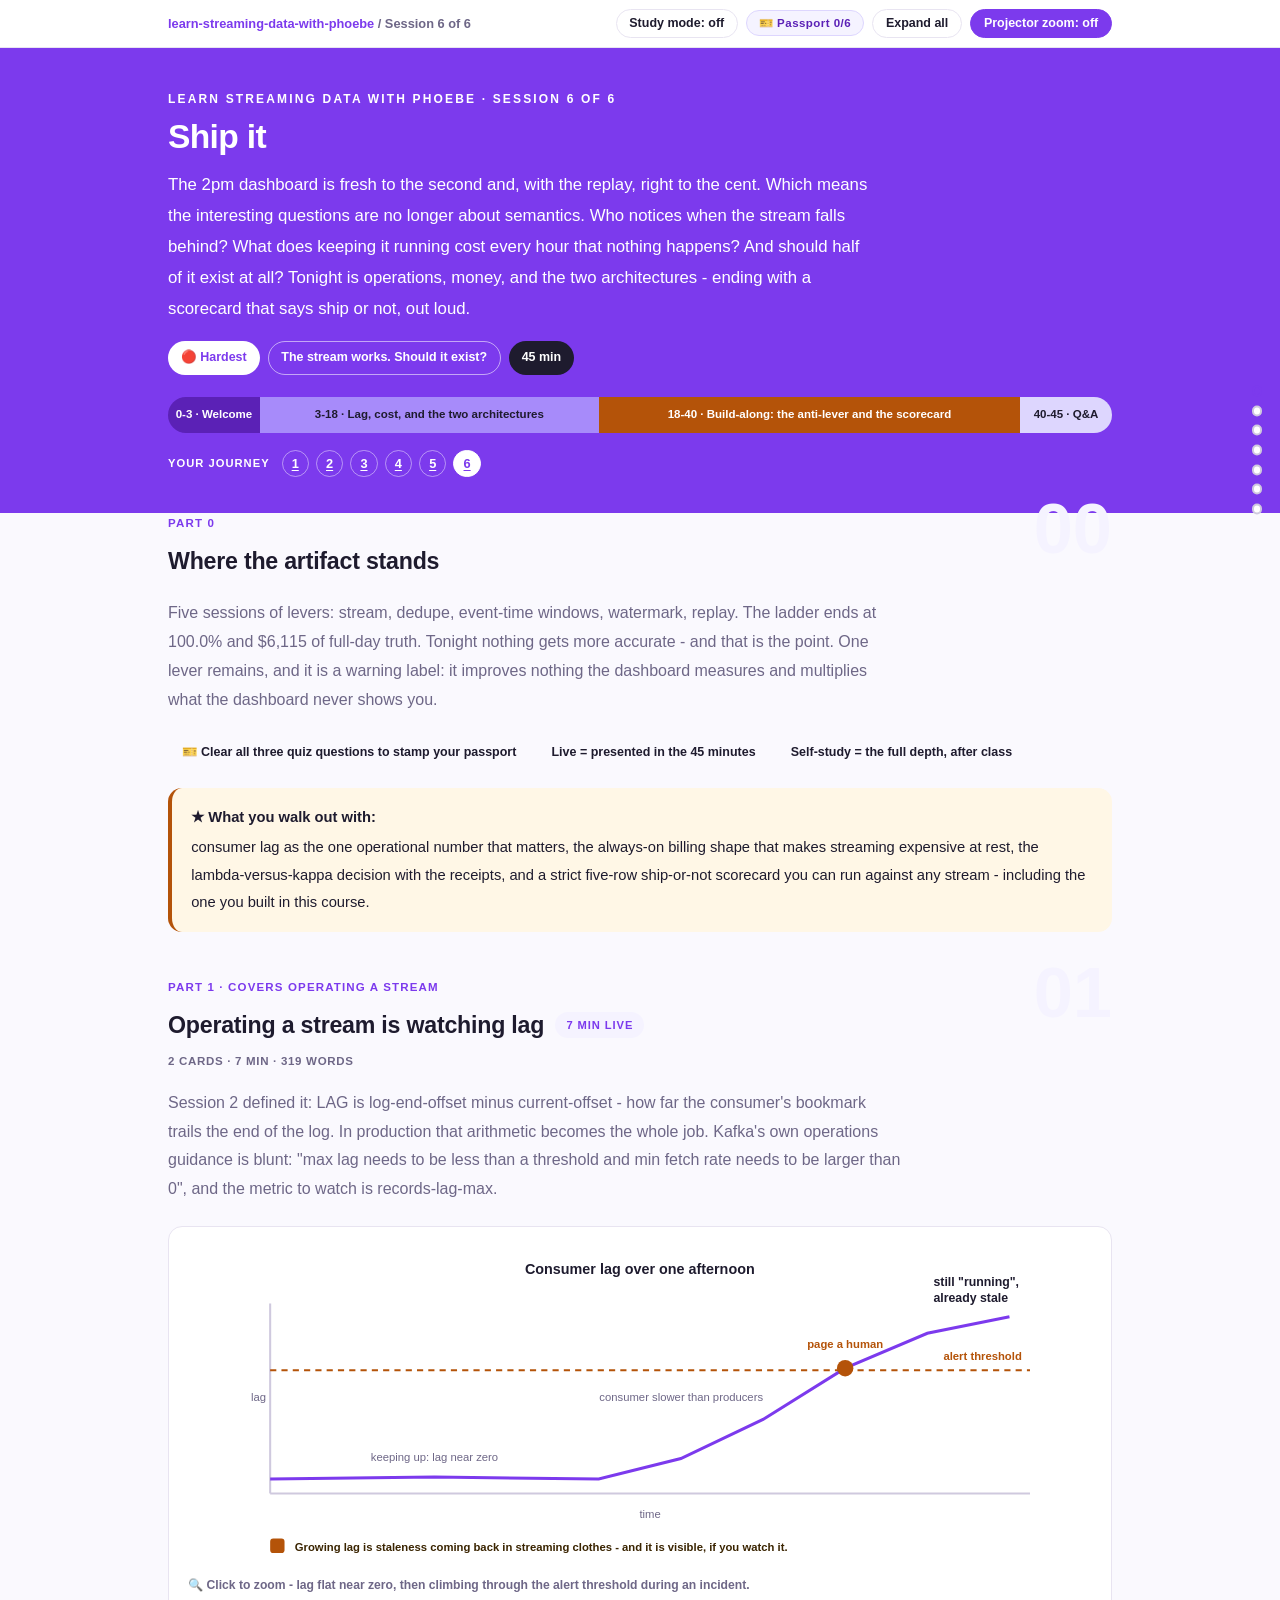
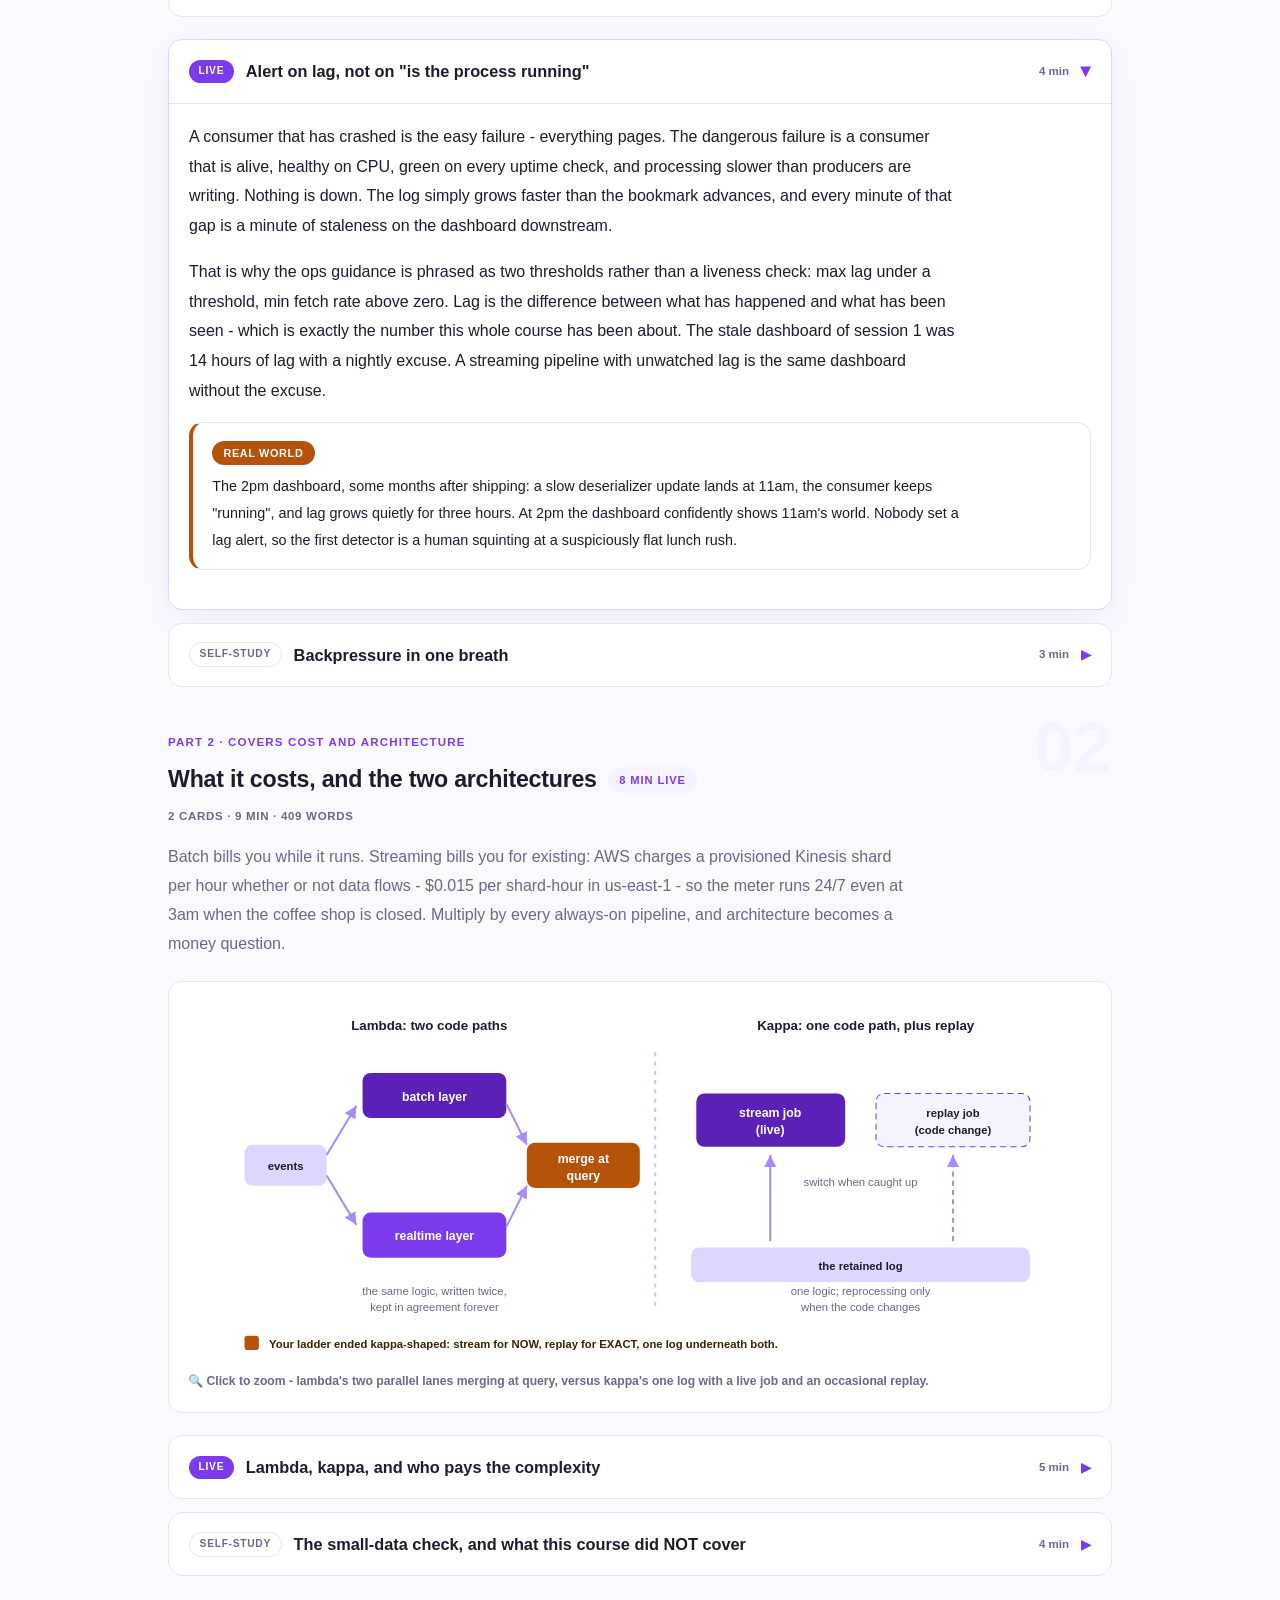
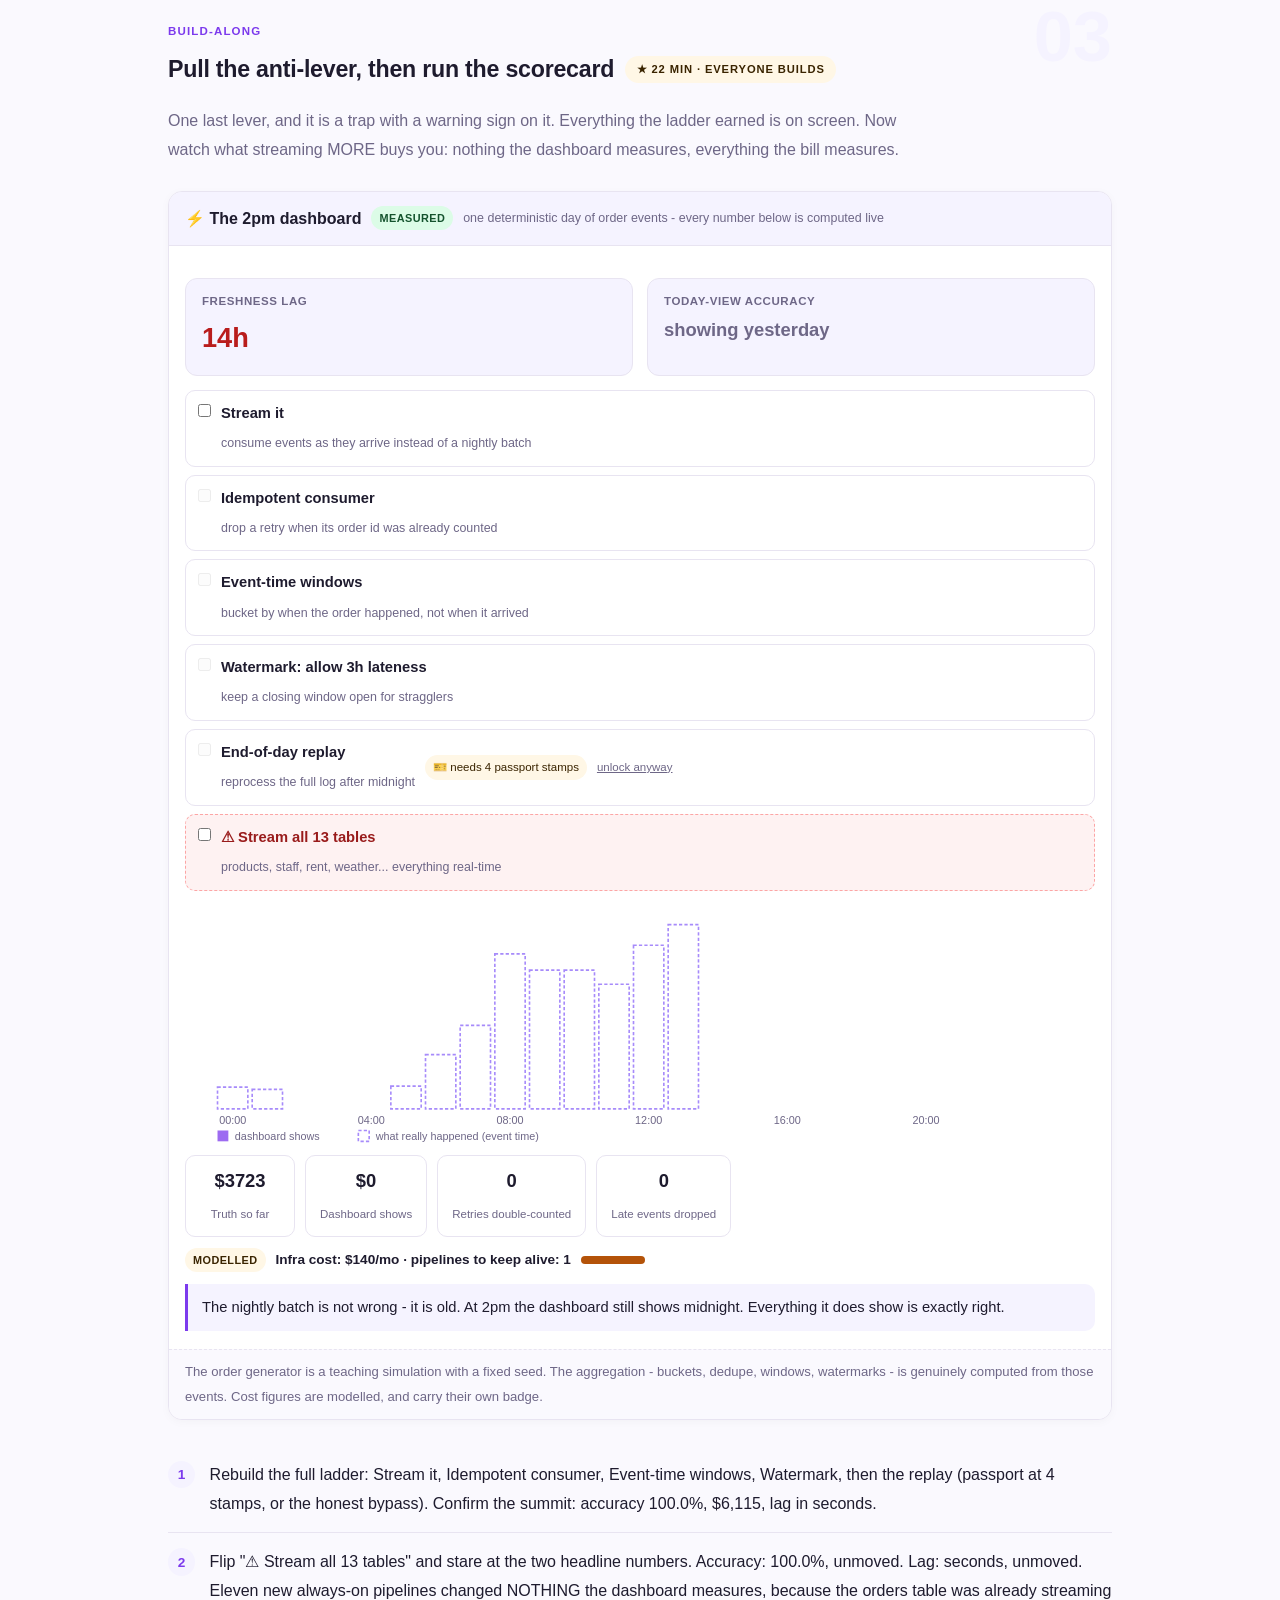
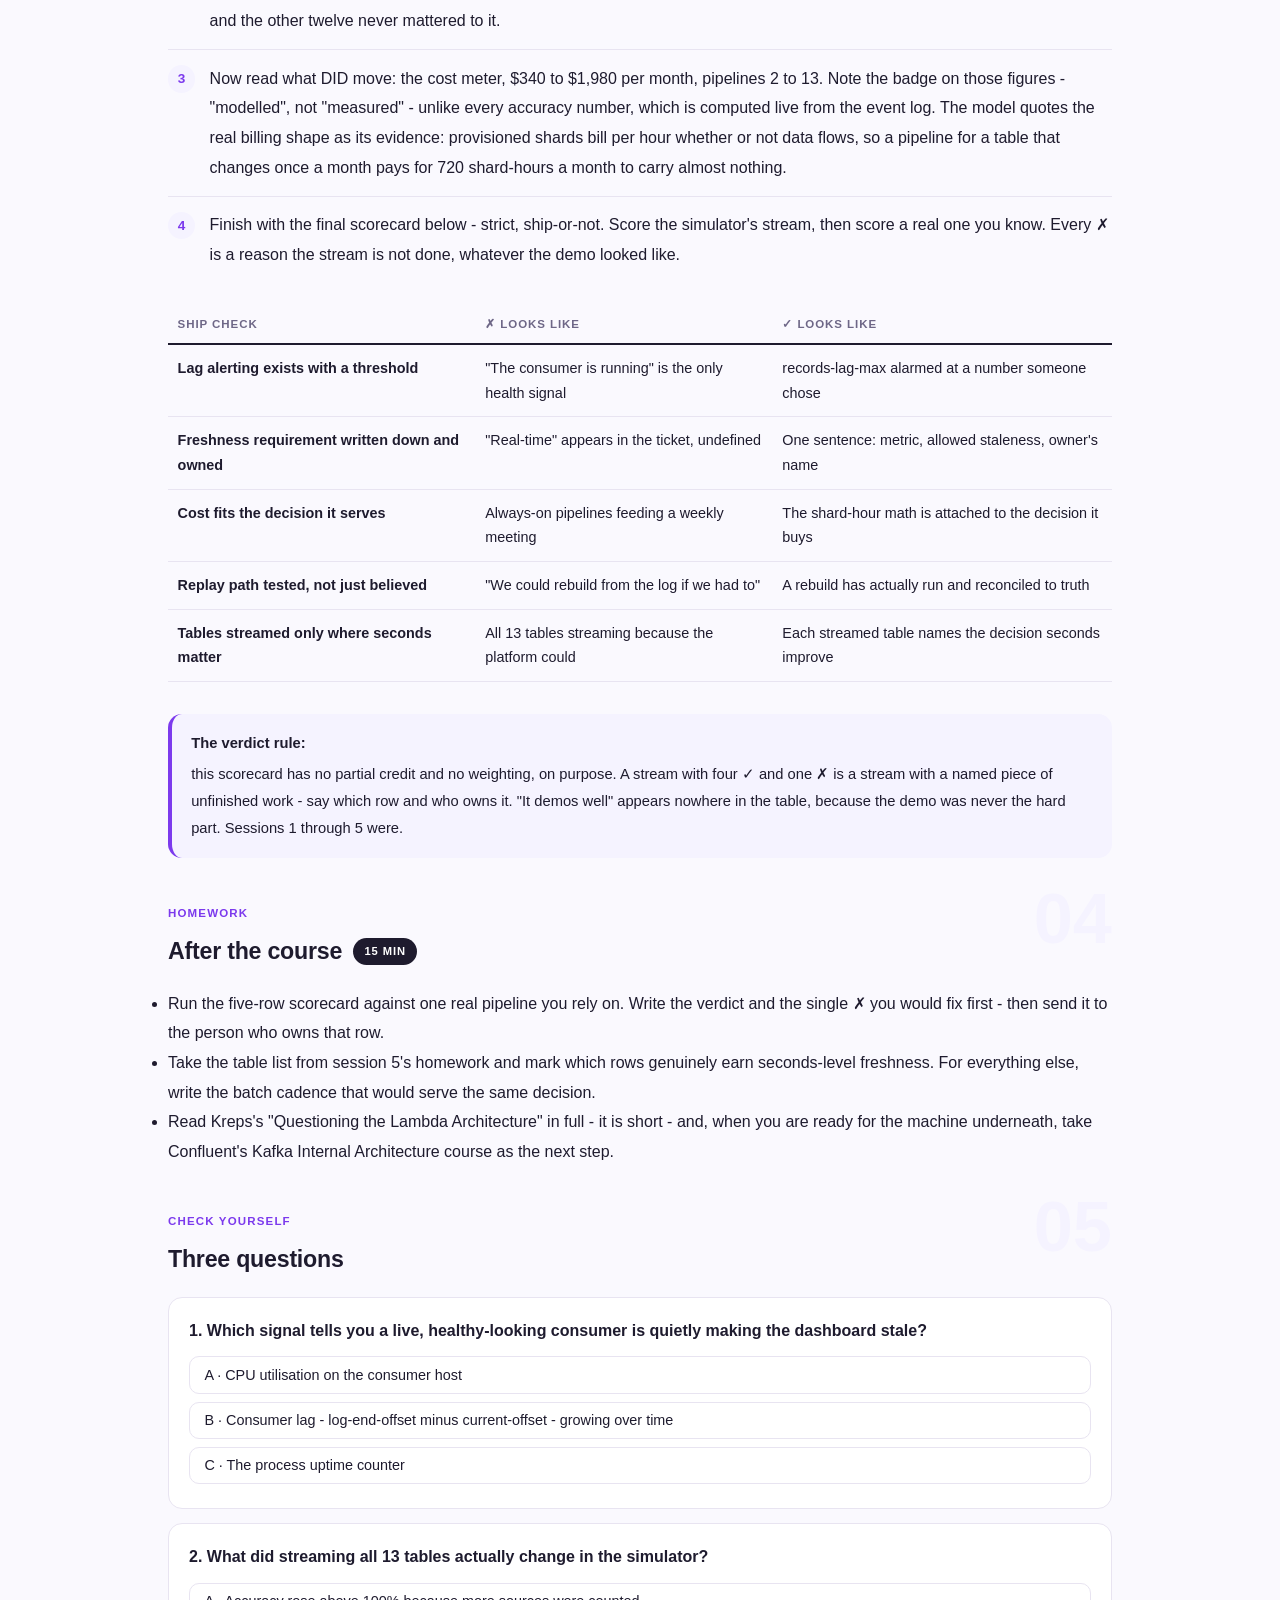
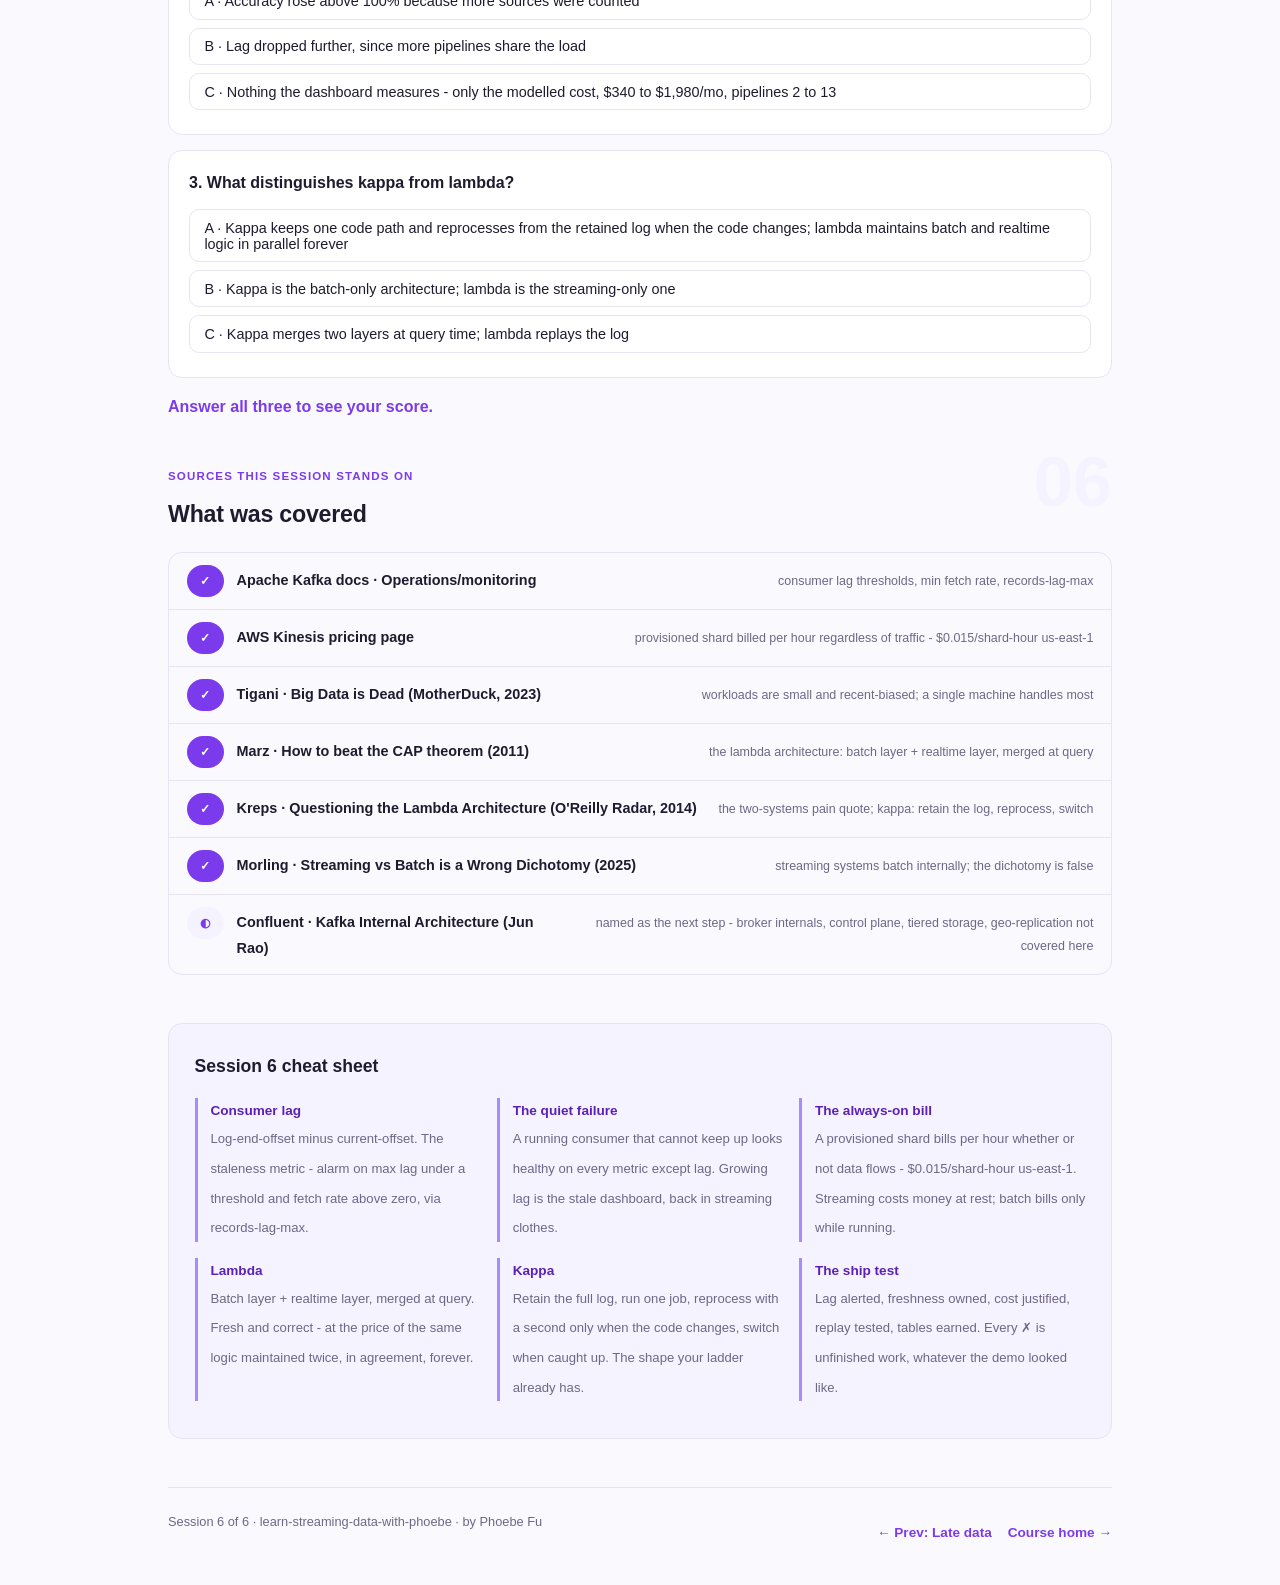
<file: courses/06-ship-it.html>
<!DOCTYPE html>
<html lang="en">
<head>
<meta charset="UTF-8">
<meta name="viewport" content="width=device-width, initial-scale=1.0">
<!-- social:start -->
<meta name="description" content="Session 6 of 6. Consumer lag as the staleness metric, what always-on pipelines really cost, lambda versus kappa, and the strict ship-or-not scorecard.">
<meta property="og:type" content="article">
<meta property="og:site_name" content="Learn with Phoebe">
<meta property="og:title" content="Ship it - learn streaming data with phoebe">
<meta property="og:description" content="Session 6 of 6. Lag monitoring, the always-on cost meter, lambda vs kappa, and the final scorecard.">
<meta property="og:url" content="https://phoebefu6.github.io/learn-streaming-data-with-phoebe/courses/06-ship-it.html">
<meta property="og:image" content="https://phoebefu6.github.io/learn-streaming-data-with-phoebe/assets/og-cover.png">
<meta property="og:image:width" content="1200">
<meta property="og:image:height" content="630">
<meta name="twitter:card" content="summary_large_image">
<meta name="twitter:title" content="Ship it - learn streaming data with phoebe">
<meta name="twitter:description" content="Session 6 of 6. The stream works. Should it exist? Lag, cost, kappa, and the scorecard.">
<meta name="twitter:image" content="https://phoebefu6.github.io/learn-streaming-data-with-phoebe/assets/og-cover.png">
<!-- social:end -->
<title>Session 6 · Ship it - learn streaming data with phoebe</title>
<link rel="stylesheet" href="../assets/style.css?v=24">
</head>
<body>

<div class="toolbar">
  <div class="wrap">
    <span class="crumb"><a href="../index.html">learn-streaming-data-with-phoebe</a> / Session 6 of 6</span>
    <button class="btn" id="toggle-all" type="button">Expand all</button>
    <button class="btn primary" id="zoom-toggle" type="button">Projector zoom: off</button>
  </div>
</div>

<header class="masthead">
  <div class="wrap">
    <div class="eyebrow">Learn Streaming Data with Phoebe · Session 6 of 6</div>
    <h1>Ship <span class="accent">it</span></h1>
    <p class="sub">The 2pm dashboard is fresh to the second and, with the replay, right to the cent. Which means the interesting questions are no longer about semantics. Who notices when the stream falls behind? What does keeping it running cost every hour that nothing happens? And should half of it exist at all? Tonight is operations, money, and the two architectures - ending with a scorecard that says ship or not, out loud.</p>
    <div class="chip-row">
      <span class="chip level">🔴 Hardest</span>
      <span class="chip audience">The stream works. Should it exist?</span>
      <span class="chip time">45 min</span>
    </div>
    <div class="agenda">
      <span class="a1" style="flex:1">0-3 · Welcome</span>
      <span class="a2" style="flex:4">3-18 · Lag, cost, and the two architectures</span>
      <span class="a3" style="flex:5">18-40 · Build-along: the anti-lever and the scorecard</span>
      <span class="a4" style="flex:1">40-45 · Q&amp;A</span>
    </div>
  </div>
</header>

<main class="wrap">

  <!-- ============ INTRO ============ -->
  <section class="section" id="intro">
    <div class="section-kicker">
      <span class="klabel">Part 0</span>
      <h2>Where the artifact stands</h2>
    </div>
    <p class="lede">Five sessions of levers: stream, dedupe, event-time windows, watermark, replay. The ladder ends at 100.0% and $6,115 of full-day truth. Tonight nothing gets more accurate - and that is the point. One lever remains, and it is a warning label: it improves nothing the dashboard measures and multiplies what the dashboard never shows you.</p>

    <div class="legend">
      <span class="pill">🎫 Clear all three quiz questions to stamp your passport</span>
      <span class="pill">Live = presented in the 45 minutes</span>
      <span class="pill">Self-study = the full depth, after class</span>
    </div>

    <div class="callout win">
      <p><strong>★ What you walk out with:</strong> consumer lag as the one operational number that matters, the always-on billing shape that makes streaming expensive at rest, the lambda-versus-kappa decision with the receipts, and a strict five-row ship-or-not scorecard you can run against any stream - including the one you built in this course.</p>
    </div>
  </section>

  <!-- ============ PART 1 ============ -->
  <section class="section" id="part-1">
    <div class="section-kicker">
      <span class="klabel">Part 1 · covers operating a stream</span>
      <h2>Operating a stream is watching lag <span class="tag concept">7 min live</span></h2>
    </div>
    <p class="lede">Session 2 defined it: LAG is log-end-offset minus current-offset - how far the consumer's bookmark trails the end of the log. In production that arithmetic becomes the whole job. Kafka's own operations guidance is blunt: "max lag needs to be less than a threshold and min fetch rate needs to be larger than 0", and the metric to watch is records-lag-max.</p>

    <figure class="zoomable">
      <svg viewBox="0 0 880 310" role="img" aria-label="Consumer lag over time: flat near zero, then climbing through the alert threshold during an incident">
        <style>
          .lcT { font: 700 14px Inter, sans-serif; fill: #1E1B2E; }
          .lcL { font: 600 12px Inter, sans-serif; fill: #1E1B2E; }
          .lcM { font: 400 11px Inter, sans-serif; fill: #6E6787; }
          .lcX { font: 700 11px Inter, sans-serif; fill: #B45309; }
          .lcN { font: 600 11px Inter, sans-serif; fill: #3A2400; }
        </style>
        <text x="440" y="26" class="lcT" text-anchor="middle">Consumer lag over one afternoon</text>
        <line x1="80" y1="240" x2="820" y2="240" stroke="#CFC9DE" stroke-width="2"/>
        <line x1="80" y1="55" x2="80" y2="240" stroke="#CFC9DE" stroke-width="2"/>
        <text x="76" y="150" class="lcM" text-anchor="end">lag</text>
        <text x="450" y="264" class="lcM" text-anchor="middle">time</text>
        <line x1="80" y1="120" x2="820" y2="120" stroke="#B45309" stroke-width="2" stroke-dasharray="6 5"/>
        <text x="812" y="110" class="lcX" text-anchor="end">alert threshold</text>
        <polyline points="80,226 240,224 400,226 480,206 560,168 640,118 720,84 800,68" fill="none" stroke="#7C3AED" stroke-width="3"/>
        <circle cx="640" cy="118" r="8" fill="#B45309"/>
        <text x="640" y="98" class="lcX" text-anchor="middle">page a human</text>
        <text x="240" y="208" class="lcM" text-anchor="middle">keeping up: lag near zero</text>
        <text x="560" y="150" class="lcM" text-anchor="end">consumer slower than producers</text>
        <text x="726" y="38" class="lcL">still "running",</text>
        <text x="726" y="54" class="lcL">already stale</text>
        <rect x="80" y="284" width="14" height="14" fill="#B45309" rx="3"/>
        <text x="104" y="296" class="lcN">Growing lag is staleness coming back in streaming clothes - and it is visible, if you watch it.</text>
      </svg>
      <figcaption>🔍 Click to zoom - lag flat near zero, then climbing through the alert threshold during an incident.</figcaption>
    </figure>

    <details class="card" open>
      <summary><span class="mode live">Live</span> Alert on lag, not on "is the process running" <span class="mini">4 min</span> <span class="caret">▶</span></summary>
      <div class="body">
        <p>A consumer that has crashed is the easy failure - everything pages. The dangerous failure is a consumer that is alive, healthy on CPU, green on every uptime check, and processing slower than producers are writing. Nothing is down. The log simply grows faster than the bookmark advances, and every minute of that gap is a minute of staleness on the dashboard downstream.</p>
        <p>That is why the ops guidance is phrased as two thresholds rather than a liveness check: max lag under a threshold, min fetch rate above zero. Lag is the difference between what has happened and what has been seen - which is exactly the number this whole course has been about. The stale dashboard of session 1 was 14 hours of lag with a nightly excuse. A streaming pipeline with unwatched lag is the same dashboard without the excuse.</p>
        <div class="callout example"><span class="ex-pill">Real world</span>
          <p>The 2pm dashboard, some months after shipping: a slow deserializer update lands at 11am, the consumer keeps "running", and lag grows quietly for three hours. At 2pm the dashboard confidently shows 11am's world. Nobody set a lag alert, so the first detector is a human squinting at a suspiciously flat lunch rush.</p>
        </div>
      </div>
    </details>

    <details class="card">
      <summary><span class="mode self">Self-study</span> Backpressure in one breath <span class="mini">3 min</span> <span class="caret">▶</span></summary>
      <div class="body">
        <p>When a consumer slows down, where does the pressure go? Into the log. That is what retention is FOR: the broker keeps events for its configured window whether or not anyone has read them, so a slow consumer does not lose data - it falls behind in a buffer measured in days, not seconds. The failure mode of a struggling stream is not silent loss; it is growing lag.</p>
        <p>Which is quietly good news: growing lag is measurable, alertable, and recoverable - catch it inside the retention window and the consumer just reads faster until the bookmark catches the head. The unrecoverable version is the one nobody was watching until retention expired under the unread events. The metric was there the whole time.</p>
      </div>
    </details>
  </section>

  <!-- ============ PART 2 ============ -->
  <section class="section" id="part-2">
    <div class="section-kicker">
      <span class="klabel">Part 2 · covers cost and architecture</span>
      <h2>What it costs, and the two architectures <span class="tag concept">8 min live</span></h2>
    </div>
    <p class="lede">Batch bills you while it runs. Streaming bills you for existing: AWS charges a provisioned Kinesis shard per hour whether or not data flows - $0.015 per shard-hour in us-east-1 - so the meter runs 24/7 even at 3am when the coffee shop is closed. Multiply by every always-on pipeline, and architecture becomes a money question.</p>

    <figure class="zoomable">
      <svg viewBox="0 0 880 350" role="img" aria-label="Lambda architecture with two parallel code paths merging at query time, versus kappa with one log, one live job and an occasional replay job">
        <style>
          .kaT { font: 700 13px Inter, sans-serif; fill: #1E1B2E; }
          .kaH { font: 700 12px Inter, sans-serif; fill: #fff; }
          .kaL { font: 600 11px Inter, sans-serif; fill: #1E1B2E; }
          .kaM { font: 400 11px Inter, sans-serif; fill: #6E6787; }
          .kaN { font: 600 11px Inter, sans-serif; fill: #3A2400; }
        </style>
        <defs><marker id="kaArr" markerWidth="8" markerHeight="8" refX="6" refY="3" orient="auto"><path d="M0,0 L6,3 L0,6 z" fill="#A78BFA"/></marker></defs>
        <text x="235" y="28" class="kaT" text-anchor="middle">Lambda: two code paths</text>
        <rect x="55" y="140" width="80" height="40" rx="8" fill="#DDD6FE"/>
        <text x="95" y="165" class="kaL" text-anchor="middle">events</text>
        <rect x="170" y="70" width="140" height="44" rx="8" fill="#5B21B6"/>
        <text x="240" y="97" class="kaH" text-anchor="middle">batch layer</text>
        <rect x="170" y="206" width="140" height="44" rx="8" fill="#7C3AED"/>
        <text x="240" y="233" class="kaH" text-anchor="middle">realtime layer</text>
        <line x1="135" y1="150" x2="164" y2="102" stroke="#A78BFA" stroke-width="2" marker-end="url(#kaArr)"/>
        <line x1="135" y1="170" x2="164" y2="218" stroke="#A78BFA" stroke-width="2" marker-end="url(#kaArr)"/>
        <rect x="330" y="138" width="110" height="44" rx="8" fill="#B45309"/>
        <text x="385" y="158" class="kaH" text-anchor="middle">merge at</text>
        <text x="385" y="174" class="kaH" text-anchor="middle">query</text>
        <line x1="310" y1="100" x2="330" y2="140" stroke="#A78BFA" stroke-width="2" marker-end="url(#kaArr)"/>
        <line x1="310" y1="220" x2="330" y2="180" stroke="#A78BFA" stroke-width="2" marker-end="url(#kaArr)"/>
        <text x="240" y="286" class="kaM" text-anchor="middle">the same logic, written twice,</text>
        <text x="240" y="302" class="kaM" text-anchor="middle">kept in agreement forever</text>
        <line x1="455" y1="50" x2="455" y2="300" stroke="#CFC9DE" stroke-width="2" stroke-dasharray="4 5"/>
        <text x="660" y="28" class="kaT" text-anchor="middle">Kappa: one code path, plus replay</text>
        <rect x="490" y="240" width="330" height="34" rx="8" fill="#DDD6FE"/>
        <text x="655" y="262" class="kaL" text-anchor="middle">the retained log</text>
        <rect x="495" y="90" width="145" height="52" rx="8" fill="#5B21B6"/>
        <text x="567" y="113" class="kaH" text-anchor="middle">stream job</text>
        <text x="567" y="130" class="kaH" text-anchor="middle">(live)</text>
        <rect x="670" y="90" width="150" height="52" rx="8" fill="#F5F3FF" stroke="#7C3AED" stroke-dasharray="6 4"/>
        <text x="745" y="113" class="kaL" text-anchor="middle">replay job</text>
        <text x="745" y="130" class="kaL" text-anchor="middle">(code change)</text>
        <line x1="567" y1="234" x2="567" y2="150" stroke="#A78BFA" stroke-width="2" marker-end="url(#kaArr)"/>
        <line x1="745" y1="234" x2="745" y2="150" stroke="#A78BFA" stroke-width="2" stroke-dasharray="5 4" marker-end="url(#kaArr)"/>
        <text x="655" y="180" class="kaM" text-anchor="middle">switch when caught up</text>
        <text x="655" y="286" class="kaM" text-anchor="middle">one logic; reprocessing only</text>
        <text x="655" y="302" class="kaM" text-anchor="middle">when the code changes</text>
        <rect x="55" y="326" width="14" height="14" fill="#B45309" rx="3"/>
        <text x="79" y="338" class="kaN">Your ladder ended kappa-shaped: stream for NOW, replay for EXACT, one log underneath both.</text>
      </svg>
      <figcaption>🔍 Click to zoom - lambda's two parallel lanes merging at query, versus kappa's one log with a live job and an occasional replay.</figcaption>
    </figure>

    <details class="card">
      <summary><span class="mode live">Live</span> Lambda, kappa, and who pays the complexity <span class="mini">5 min</span> <span class="caret">▶</span></summary>
      <div class="body">
        <p>Nathan Marz's <strong>lambda architecture</strong> answered the fresh-AND-correct problem structurally: a batch layer recomputes complete truth from the master dataset, a realtime layer covers the recent gap, and queries merge the two. It works. Its price is the part Jay Kreps named from experience: <strong>"maintaining code that needs to produce the same result in two complex distributed systems is exactly as painful as it seems like it would be"</strong>. Every metric definition exists twice, in two frameworks, and must agree forever.</p>
        <p>Kreps's <strong>kappa</strong> alternative drops the second code path: retain the full log, run one stream-processing job, and when the logic changes, spin up a second job that reprocesses from the start of the log, switch the readers over when it catches up, and retire the old one. "You only do reprocessing when your processing code changes" - it is a repair procedure, not a permanent parallel system. Gunnar Morling adds the deflating footnote: the batch-versus-streaming dichotomy is largely false anyway - streaming systems batch internally for efficiency. Notice what you built this course: live windowed view for NOW, end-of-day replay for EXACT, one log under both. You have been holding the kappa shape since session 5.</p>
        <div class="callout example"><span class="ex-pill">Real world</span>
          <p>The honest architecture decision names three things: the decision being served, the freshness it truly needs, and who pays the complexity. Fraud blocking, anomaly detection and rule-based alerting - Flink's own use-case list - genuinely need seconds. The monthly finance close needs to be right to the cent and does not care about 2pm; making it streaming adds cost and reasoning burden for a freshness nobody asked for. Batch remains the correct answer more often than streaming vendors say.</p>
        </div>
      </div>
    </details>

    <details class="card">
      <summary><span class="mode self">Self-study</span> The small-data check, and what this course did NOT cover <span class="mini">4 min</span> <span class="caret">▶</span></summary>
      <div class="body">
        <p>Before architecting anything always-on, rerun Jordan Tigani's measurements against your own workload: 90% of real queries processed under 100MB, heavy users' median total storage under 100GB, and week-old data roughly 20x less likely to be queried. Most workloads are small and recent-biased, and a single modern machine handles most of them. If yours fits that profile, the honest architecture might be a nightly job and this course was a vaccination, not a blueprint.</p>
        <p>And named honestly: deep operations was out of scope here. Broker tuning, the control plane, tiered storage, geo-replication - running the LOG itself, rather than consuming it - is its own discipline. The next step is Confluent's Kafka Internal Architecture course by Jun Rao, which covers exactly that territory. This course taught the semantics; that one teaches the machine.</p>
      </div>
    </details>
  </section>

  <!-- ============ DEMO ============ -->
  <section class="section" id="demo">
    <div class="section-kicker">
      <span class="klabel">Build-along</span>
      <h2>Pull the anti-lever, then run the scorecard <span class="tag demo">★ 22 min · everyone builds</span></h2>
    </div>
    <p class="lede">One last lever, and it is a trap with a warning sign on it. Everything the ladder earned is on screen. Now watch what streaming MORE buys you: nothing the dashboard measures, everything the bill measures.</p>

    <div class="streamsim" data-stage="6"></div>

    <div class="steps">
      <div class="step"><p>Rebuild the full ladder: Stream it, Idempotent consumer, Event-time windows, Watermark, then the replay (passport at 4 stamps, or the honest bypass). Confirm the summit: accuracy 100.0%, $6,115, lag in seconds.</p></div>
      <div class="step"><p>Flip "⚠ Stream all 13 tables" and stare at the two headline numbers. Accuracy: 100.0%, unmoved. Lag: seconds, unmoved. Eleven new always-on pipelines changed NOTHING the dashboard measures, because the orders table was already streaming and the other twelve never mattered to it.</p></div>
      <div class="step"><p>Now read what DID move: the cost meter, $340 to $1,980 per month, pipelines 2 to 13. Note the badge on those figures - "modelled", not "measured" - unlike every accuracy number, which is computed live from the event log. The model quotes the real billing shape as its evidence: provisioned shards bill per hour whether or not data flows, so a pipeline for a table that changes once a month pays for 720 shard-hours a month to carry almost nothing.</p></div>
      <div class="step"><p>Finish with the final scorecard below - strict, ship-or-not. Score the simulator's stream, then score a real one you know. Every ✗ is a reason the stream is not done, whatever the demo looked like.</p></div>
    </div>

    <table class="clean">
      <thead>
        <tr><th>Ship check</th><th>✗ looks like</th><th>✓ looks like</th></tr>
      </thead>
      <tbody>
        <tr><td>Lag alerting exists with a threshold</td><td>"The consumer is running" is the only health signal</td><td>records-lag-max alarmed at a number someone chose</td></tr>
        <tr><td>Freshness requirement written down and owned</td><td>"Real-time" appears in the ticket, undefined</td><td>One sentence: metric, allowed staleness, owner's name</td></tr>
        <tr><td>Cost fits the decision it serves</td><td>Always-on pipelines feeding a weekly meeting</td><td>The shard-hour math is attached to the decision it buys</td></tr>
        <tr><td>Replay path tested, not just believed</td><td>"We could rebuild from the log if we had to"</td><td>A rebuild has actually run and reconciled to truth</td></tr>
        <tr><td>Tables streamed only where seconds matter</td><td>All 13 tables streaming because the platform could</td><td>Each streamed table names the decision seconds improve</td></tr>
      </tbody>
    </table>

    <div class="callout tip">
      <p><strong>The verdict rule:</strong> this scorecard has no partial credit and no weighting, on purpose. A stream with four ✓ and one ✗ is a stream with a named piece of unfinished work - say which row and who owns it. "It demos well" appears nowhere in the table, because the demo was never the hard part. Sessions 1 through 5 were.</p>
    </div>
  </section>

  <!-- ============ EXERCISE ============ -->
  <section class="section" id="exercise">
    <div class="section-kicker">
      <span class="klabel">Homework</span>
      <h2>After the course <span class="tag exercise">15 min</span></h2>
    </div>
    <ul>
      <li>Run the five-row scorecard against one real pipeline you rely on. Write the verdict and the single ✗ you would fix first - then send it to the person who owns that row.</li>
      <li>Take the table list from session 5's homework and mark which rows genuinely earn seconds-level freshness. For everything else, write the batch cadence that would serve the same decision.</li>
      <li>Read Kreps's "Questioning the Lambda Architecture" in full - it is short - and, when you are ready for the machine underneath, take Confluent's Kafka Internal Architecture course as the next step.</li>
    </ul>
  </section>

  <!-- ============ QUIZ ============ -->
  <section class="section" id="quiz">
    <div class="section-kicker">
      <span class="klabel">Check yourself</span>
      <h2>Three questions</h2>
    </div>
    <div class="quiz-q" data-answer="1">
      <p class="qtext">1. Which signal tells you a live, healthy-looking consumer is quietly making the dashboard stale?</p>
      <button class="qopt">A · CPU utilisation on the consumer host</button>
      <button class="qopt">B · Consumer lag - log-end-offset minus current-offset - growing over time</button>
      <button class="qopt">C · The process uptime counter</button>
      <p class="qwhy">A consumer can be running, on healthy hardware, and still fall behind the log. Lag measures exactly the gap between what happened and what has been seen - which is why the ops guidance alarms on max lag and fetch rate, not on liveness.</p>
    </div>
    <div class="quiz-q" data-answer="2">
      <p class="qtext">2. What did streaming all 13 tables actually change in the simulator?</p>
      <button class="qopt">A · Accuracy rose above 100% because more sources were counted</button>
      <button class="qopt">B · Lag dropped further, since more pipelines share the load</button>
      <button class="qopt">C · Nothing the dashboard measures - only the modelled cost, $340 to $1,980/mo, pipelines 2 to 13</button>
      <p class="qwhy">Accuracy and lag were already served by streaming the one table that mattered. The other twelve bought eleven always-on pipelines - billed by the shard-hour whether or not data flows - for tables whose decisions never needed seconds.</p>
    </div>
    <div class="quiz-q" data-answer="0">
      <p class="qtext">3. What distinguishes kappa from lambda?</p>
      <button class="qopt">A · Kappa keeps one code path and reprocesses from the retained log when the code changes; lambda maintains batch and realtime logic in parallel forever</button>
      <button class="qopt">B · Kappa is the batch-only architecture; lambda is the streaming-only one</button>
      <button class="qopt">C · Kappa merges two layers at query time; lambda replays the log</button>
      <p class="qwhy">Lambda runs the same logic twice - batch layer plus realtime layer, merged at query - which Kreps called exactly as painful as it sounds. Kappa retains the full log, runs one job, and spins up a replay job only when the processing code changes, switching over when it catches up.</p>
    </div>
    <p class="quiz-score">Answer all three to see your score.</p>
  </section>

  <!-- ============ COVERED ============ -->
  <section class="section" id="official">
    <div class="section-kicker">
      <span class="klabel">Sources this session stands on</span>
      <h2>What was covered</h2>
    </div>
    <div class="covered">
      <div class="covered-row"><span class="status pill solid">✓</span><span class="name">Apache Kafka docs · Operations/monitoring</span><span class="note">consumer lag thresholds, min fetch rate, records-lag-max</span></div>
      <div class="covered-row"><span class="status pill solid">✓</span><span class="name">AWS Kinesis pricing page</span><span class="note">provisioned shard billed per hour regardless of traffic - $0.015/shard-hour us-east-1</span></div>
      <div class="covered-row"><span class="status pill solid">✓</span><span class="name">Tigani · Big Data is Dead (MotherDuck, 2023)</span><span class="note">workloads are small and recent-biased; a single machine handles most</span></div>
      <div class="covered-row"><span class="status pill solid">✓</span><span class="name">Marz · How to beat the CAP theorem (2011)</span><span class="note">the lambda architecture: batch layer + realtime layer, merged at query</span></div>
      <div class="covered-row"><span class="status pill solid">✓</span><span class="name">Kreps · Questioning the Lambda Architecture (O'Reilly Radar, 2014)</span><span class="note">the two-systems pain quote; kappa: retain the log, reprocess, switch</span></div>
      <div class="covered-row"><span class="status pill solid">✓</span><span class="name">Morling · Streaming vs Batch is a Wrong Dichotomy (2025)</span><span class="note">streaming systems batch internally; the dichotomy is false</span></div>
      <div class="covered-row"><span class="status pill light">◐</span><span class="name">Confluent · Kafka Internal Architecture (Jun Rao)</span><span class="note">named as the next step - broker internals, control plane, tiered storage, geo-replication not covered here</span></div>
    </div>
  </section>

  <!-- ============ CHEAT SHEET ============ -->
  <section class="cheat" id="cheatsheet">
    <h3>Session 6 cheat sheet</h3>
    <div class="grid-2">
      <div class="cheat-item"><b>Consumer lag</b><span>Log-end-offset minus current-offset. The staleness metric - alarm on max lag under a threshold and fetch rate above zero, via records-lag-max.</span></div>
      <div class="cheat-item"><b>The quiet failure</b><span>A running consumer that cannot keep up looks healthy on every metric except lag. Growing lag is the stale dashboard, back in streaming clothes.</span></div>
      <div class="cheat-item"><b>The always-on bill</b><span>A provisioned shard bills per hour whether or not data flows - $0.015/shard-hour us-east-1. Streaming costs money at rest; batch bills only while running.</span></div>
      <div class="cheat-item"><b>Lambda</b><span>Batch layer + realtime layer, merged at query. Fresh and correct - at the price of the same logic maintained twice, in agreement, forever.</span></div>
      <div class="cheat-item"><b>Kappa</b><span>Retain the full log, run one job, reprocess with a second only when the code changes, switch when caught up. The shape your ladder already has.</span></div>
      <div class="cheat-item"><b>The ship test</b><span>Lag alerted, freshness owned, cost justified, replay tested, tables earned. Every ✗ is unfinished work, whatever the demo looked like.</span></div>
    </div>
  </section>

  <footer class="pagefoot">
    <p>Session 6 of 6 · learn-streaming-data-with-phoebe · by Phoebe Fu</p>
    <nav class="pagenav">
      <a href="05-late-data.html">← Prev: Late data</a>
      <a href="../index.html">Course home →</a>
    </nav>
  </footer>

</main>

<script src="../assets/app.js?v=22"></script>
<script src="../assets/streaming-live.js?v=1"></script>
</body>
</html>
</file>
<file: assets/style.css>
/* learn-mcp-with-phoebe - editorial bold design system
   Accent: SQLite blue #7C3AED · Ink navy #5B21B6 · Flagship: amber #B45309
   (CSS var names still read --indigo/--amber; they hold SQL-blue values.) */

:root {
  --faint-text: #716198;
  --indigo: #7C3AED;
  --indigo-deep: #5B21B6;
  --indigo-mid: #A78BFA;
  --indigo-soft: #DDD6FE;
  --indigo-50: #F5F3FF;
  --ink: #1E1B2E;
  --muted: #6E6787;
  --faint: #CFC9DE;
  --hairline: #E8E4F1;
  --amber: #B45309;
  --amber-ink: #3A2400;
  --amber-50: #FFF7E6;
  --paper: #FAF9FE;
  --code-bg: #F5F3FF;
  --code-ink: #1E1B2E;
  --radius: 14px;
}

* { margin: 0; padding: 0; box-sizing: border-box; }

html { font-size: 16px; scroll-behavior: smooth; }
html.zoom-125 { font-size: 20px; }
html.zoom-150 { font-size: 24px; }

body {
  font-family: "Inter", -apple-system, BlinkMacSystemFont, "Segoe UI", Roboto, sans-serif;
  background: var(--paper);
  color: var(--ink);
  line-height: 1.85;
  font-feature-settings: "tnum";
}

.wrap { max-width: 62rem; margin: 0 auto; padding: 0 1.5rem; }

/* ---------- header band ---------- */
.masthead {
  background: var(--indigo);
  color: #fff;
  padding: 2.5rem 0 2.25rem;
}
.masthead .eyebrow {
  font-size: .75rem;
  letter-spacing: .18em;
  text-transform: uppercase;
  opacity: 1;
  font-weight: 600;
}
.masthead h1 {
  font-size: 2.1rem;
  line-height: 1.15;
  font-weight: 800;
  margin: .5rem 0 .75rem;
  letter-spacing: -.02em;
}
.masthead h1 .accent { color: inherit; }
.masthead .sub { font-size: 1.05rem; opacity: 1; max-width: 44rem; }

.chip-row { display: flex; flex-wrap: wrap; gap: .5rem; margin-top: 1.1rem; }
.chip {
  display: inline-flex;
  align-items: center;
  gap: .35rem;
  border-radius: 999px;
  padding: .25rem .8rem;
  font-size: .78rem;
  font-weight: 600;
  white-space: nowrap;
}
.chip.level { background: #fff; color: var(--indigo); }
.chip.audience { background: rgba(255,255,255,.08); color: #fff; border: 1px solid rgba(255,255,255,.35); }
.chip.time { background: var(--ink); color: #fff; font-variant-numeric: tabular-nums; }


/* ---------- toolbar ---------- */
.toolbar {
  position: sticky;
  top: 0;
  z-index: 40;
  background: rgba(255,255,255,.94);
  backdrop-filter: blur(6px);
  border-bottom: 1px solid var(--hairline);
  padding: .55rem 0;
}
.toolbar .wrap { display: flex; align-items: center; gap: .5rem; flex-wrap: nowrap; }
.toolbar .crumb { font-size: .8rem; color: var(--muted); font-weight: 600; margin-right: auto; min-width: 0; white-space: nowrap; overflow: hidden; text-overflow: ellipsis; }
.toolbar .btn { white-space: nowrap; flex: none; padding: .38rem .8rem; font-size: .78rem; line-height: 1.2; }
.toolbar .crumb a { color: var(--indigo); text-decoration: none; }
.btn {
  border: 1px solid var(--hairline);
  background: #fff;
  color: var(--ink);
  border-radius: 999px;
  padding: .35rem .9rem;
  font-size: .78rem;
  font-weight: 600;
  cursor: pointer;
  font-family: inherit;
  transition: all .15s ease;
}
.btn:hover { border-color: var(--indigo); color: var(--indigo); }
.btn.primary { background: var(--indigo); border-color: var(--indigo); color: #fff; }
.btn.primary:hover { background: var(--indigo-deep); }

/* ---------- sections ---------- */
main { padding: 2.5rem 0 4rem; }

.section { margin-bottom: 2.8rem; }
.section-kicker { margin-bottom: 1rem; }
.section-kicker .klabel {
  display: block;
  font-size: .72rem;
  text-transform: uppercase;
  letter-spacing: .1em;
  color: var(--indigo);
  font-weight: 700;
  margin-bottom: .35rem;
}
.section-kicker h2 {
  font-size: 1.45rem;
  font-weight: 800;
  letter-spacing: -.01em;
  display: flex;
  align-items: center;
  gap: .7rem;
  flex-wrap: wrap;
}
.section-kicker .tag {
  border-radius: 999px;
  padding: .18rem .7rem;
  font-size: .7rem;
  font-weight: 700;
  text-transform: uppercase;
  letter-spacing: .08em;
}
.tag.concept { background: var(--indigo-50); color: var(--indigo); }
.tag.demo { background: var(--amber-50); color: var(--amber-ink); }
.tag.exercise { background: var(--ink); color: #fff; }

.lede { color: var(--muted); max-width: 46rem; margin-bottom: 1.4rem; line-height: 1.8; }

/* live vs self-study markers on cards */
.mode {
  font-size: .64rem;
  font-weight: 700;
  text-transform: uppercase;
  letter-spacing: .07em;
  padding: .14rem .6rem;
  border-radius: 999px;
  flex: none;
}
.mode.live { background: var(--indigo); color: #fff; }
.mode.self { background: #fff; color: var(--muted); border: 1px solid var(--hairline); }

/* ---------- accordions ---------- */
details.card {
  border: 1px solid var(--hairline);
  border-radius: var(--radius);
  margin-bottom: .8rem;
  overflow: hidden;
  background: #fff;
}
details.card[open] { border-color: var(--indigo-soft); box-shadow: 0 8px 28px rgba(124,58,237,.08); }
details.card summary {
  list-style: none;
  cursor: pointer;
  padding: 1rem 1.25rem;
  display: flex;
  align-items: center;
  gap: .75rem;
  font-weight: 700;
  font-size: 1.02rem;
  user-select: none;
}
details.card summary::-webkit-details-marker { display: none; }
details.card summary .dot {
  width: .6rem; height: .6rem;
  border-radius: 999px;
  background: var(--indigo);
  flex: none;
}
details.card summary .mini { margin-left: auto; font-size: .72rem; color: var(--muted); font-weight: 600; white-space: nowrap; }
details.card summary .caret { transition: transform .2s ease; color: var(--indigo); font-size: .8rem; }
details.card[open] summary .caret { transform: rotate(90deg); }
details.card .body { padding: 0 1.25rem 1.4rem; border-top: 1px solid var(--hairline); padding-top: 1.15rem; }
details.card .body p { margin-bottom: 1.05rem; max-width: 48rem; }
details.card .body p:last-child { margin-bottom: 0; }
details.card .body ul, details.card .body ol { margin: 0 0 1.1rem 1.2rem; max-width: 47rem; }
details.card .body li { margin-bottom: .65rem; }
details.card .body h4 { font-size: .95rem; font-weight: 700; margin: 1.1rem 0 .45rem; }
details.card .body h4:first-child { margin-top: 0; }

/* ---------- pills & legends ---------- */
.legend { display: flex; flex-wrap: wrap; gap: .5rem; margin: 0 0 1.2rem; }
.pill {
  display: inline-flex;
  align-items: center;
  gap: .4rem;
  border-radius: 999px;
  padding: .28rem .85rem;
  font-size: .78rem;
  font-weight: 600;
}
.pill.solid { background: var(--indigo); color: #fff; }
.pill.light { background: var(--indigo-50); color: var(--indigo); }
.pill.inkpill { background: var(--ink); color: #fff; }
.pill.amber, .pill.peach { background: var(--amber); color: #fff; }
.pill.bare { color: var(--muted); }

/* ---------- 4D grid ---------- */
.grid-2 { display: grid; grid-template-columns: repeat(auto-fit, minmax(15rem, 1fr)); gap: .8rem; margin: .5rem 0 1rem; }
.d-card {
  border: 1px solid var(--hairline);
  border-left: 4px solid var(--indigo);
  border-radius: 10px;
  padding: 1rem 1.1rem;
}
.d-card h4 { font-size: .95rem; margin-bottom: .3rem; }
.d-card h4 .lead-letter { color: var(--indigo); }
.d-card p { font-size: .86rem; color: var(--muted); margin: 0; }

/* ---------- tables ---------- */
table.clean { width: 100%; border-collapse: collapse; font-size: .9rem; margin: .4rem 0 1rem; }
table.clean th {
  text-align: left;
  font-size: .72rem;
  text-transform: uppercase;
  letter-spacing: .08em;
  color: var(--muted);
  padding: .5rem .6rem;
  border-bottom: 2px solid var(--ink);
}
table.clean td { padding: .7rem .6rem; border-bottom: .5px solid var(--hairline); vertical-align: top; line-height: 1.7; }
table.clean td:first-child { font-weight: 600; }

/* ---------- prompt boxes ---------- */
.prompt-box{
  position: relative;
  background: #F5F3FF;
  border: 1px solid #E8E4F1;
  color: #1E1B2E;
  border-radius: var(--radius);
  padding: 1.1rem 1.2rem;
  margin: 1rem 0 1.2rem;
  font-family: "SF Mono", ui-monospace, Menlo, Consolas, monospace;
  font-size: .84rem;
  line-height: 1.65;
  white-space: pre-wrap;
  word-break: break-word;
}
.prompt-box .label{
  position: absolute;
  top: -0.7rem;
  left: 1rem;
  background: #7C3AED;
  color: #FFFFFF;
  font-family: "Inter", -apple-system, sans-serif;
  font-size: .68rem;
  font-weight: 700;
  letter-spacing: .06em;
  text-transform: uppercase;
  border-radius: 999px;
  padding: .15rem .7rem;
}
.prompt-box.bad .label { background: var(--faint); color: var(--ink); }
.prompt-box.good .label { background: var(--amber); color: #fff; }
.copy-btn{
  position: absolute;
  top: .7rem;
  right: .7rem;
  background: #FFFFFF;
  border: 1px solid #E8E4F1;
  color: #1E1B2E;
  border-radius: 999px;
  padding: .25rem .8rem;
  font-size: .72rem;
  font-weight: 600;
  cursor: pointer;
  font-family: "Inter", -apple-system, sans-serif;
  transition: background .15s ease;
}
.copy-btn:hover { background: #E8E4F1; }
.copy-btn.copied { background: var(--amber); border-color: var(--amber); color: #fff; }

/* ---------- demo steps ---------- */
.steps { counter-reset: step; margin: .6rem 0 1rem; }
.step {
  display: grid;
  grid-template-columns: max-content minmax(0, 1fr);
  column-gap: .9rem;
  row-gap: .2rem;
  padding: .85rem 0;
  border-bottom: .5px solid var(--hairline);
}
.step > * { grid-column: 2; min-width: 0; }
.step > .prompt-box { margin: .8rem 0 .4rem; }
.step:last-child { border-bottom: none; }
.step::before {
  counter-increment: step;
  content: counter(step);
  flex: none;
  width: 1.7rem; height: 1.7rem;
  border-radius: 999px;
  background: var(--indigo-50);
  color: var(--indigo);
  font-weight: 700;
  font-size: .85rem;
  display: inline-flex;
  align-items: center;
  justify-content: center;
  margin-top: .1rem;
}
.step p { margin: 0; }

/* ---------- callouts ---------- */
.callout {
  border-radius: var(--radius);
  padding: 1rem 1.2rem;
  margin: 1rem 0;
  font-size: .92rem;
}
.callout.tip { background: var(--indigo-50); border-left: 4px solid var(--indigo); }
.callout.win { background: var(--amber-50); border-left: 4px solid var(--amber); }
.callout strong:first-child { display: block; margin-bottom: .2rem; }

.callout.example {
  background: #FFFFFF;
  border: 1px solid var(--hairline);
  border-left: 4px solid var(--amber);
  font-size: .9rem;
}
.callout.example .ex-pill {
  display: inline-block;
  background: var(--amber);
  color: #fff;
  border-radius: 999px;
  padding: .15rem .7rem;
  font-size: .68rem;
  font-weight: 700;
  text-transform: uppercase;
  letter-spacing: .06em;
  margin-bottom: .5rem;
}
.callout.example p { margin: 0 0 .75rem; max-width: 47rem; }
.callout.example p:last-child { margin-bottom: 0; }
.callout.example ul { margin: 0 0 0 1.1rem; max-width: 46rem; }
.callout.example li { margin-bottom: .6rem; }
.callout.example li:last-child { margin-bottom: 0; }

/* ---------- zoomable figures ---------- */
figure.zoomable {
  border: 1px solid var(--hairline);
  border-radius: var(--radius);
  padding: 1.2rem;
  margin: 1rem 0 1.4rem;
  cursor: zoom-in;
  transition: box-shadow .15s ease;
  background: #fff;
}
figure.zoomable:hover { box-shadow: 0 8px 28px rgba(124,58,237,.12); }
figure.zoomable svg, figure.zoomable img { width: 100%; height: auto; display: block; }
figure.zoomable figcaption {
  margin-top: .6rem;
  font-size: .76rem;
  color: var(--muted);
  font-weight: 600;
  display: flex;
  align-items: center;
  gap: .4rem;
}

.lightbox{
  position: fixed;
  inset: 0;
  z-index: 100;
  background: rgba(250,249,254,.97);
  display: none;
  align-items: center;
  justify-content: center;
  padding: 3vh 3vw;
  cursor: zoom-out;
}
.lightbox.open { display: flex; }
.lightbox .inner{
  background: #fff;
  border: 1px solid #E8E4F1;
  box-shadow: 0 10px 40px rgba(30,27,46,.14);
  border-radius: var(--radius);
  padding: 2rem;
  max-width: 94vw;
  max-height: 92vh;
  overflow: auto;
}
.lightbox .inner svg, .lightbox .inner img { width: min(88vw, 70rem); height: auto; }
.lightbox .close-hint{
  position: fixed;
  top: 1rem; right: 1.4rem;
  color: #1E1B2E;
  font-size: .8rem;
  font-weight: 600;
}

/* ---------- courses covered ---------- */
.covered { border: 1px solid var(--hairline); border-radius: var(--radius); overflow: hidden; }
.covered-row {
  display: flex;
  align-items: baseline;
  gap: .8rem;
  padding: .75rem 1.1rem;
  border-bottom: .5px solid var(--hairline);
  font-size: .9rem;
}
.covered-row:last-child { border-bottom: none; }
.covered-row .status { flex: none; }
.covered-row .name { font-weight: 600; }
.covered-row .note { margin-left: auto; color: var(--muted); font-size: .78rem; text-align: right; }

/* ---------- cheat sheet footer ---------- */
.cheat{
  background: #F5F3FF;
  border: 1px solid #E8E4F1;
  color: #1E1B2E;
  border-radius: var(--radius);
  padding: 1.6rem 1.6rem 1.3rem;
  margin-top: 3rem;
}
.cheat h3 { font-size: 1.1rem; margin-bottom: 1rem; }
.cheat h3 span { color: #7C3AED; }
.cheat .grid-2 { gap: 1rem; }
.cheat .cheat-item { border-left: 3px solid var(--indigo-mid); padding-left: .8rem; }
.cheat .cheat-item b { display: block; font-size: .85rem; color: #5B21B6; }
.cheat .cheat-item span { font-size: .82rem; color: #6E6787; }

footer.pagefoot {
  border-top: 1px solid var(--hairline);
  margin-top: 3rem;
  padding: 1.4rem 0 2.5rem;
  font-size: .8rem;
  color: var(--muted);
  display: flex;
  justify-content: space-between;
  flex-wrap: wrap;
  gap: .8rem;
}
footer.pagefoot a { color: var(--indigo); text-decoration: none; font-weight: 600; }

/* ---------- wayfinding: reading progress + section dots + part numbers ---------- */

#progress-bar {
  position: fixed;
  top: 0; left: 0;
  height: 3px;
  width: 0;
  background: linear-gradient(90deg, var(--indigo), var(--amber));
  z-index: 90;
}

.pagenav {
  position: fixed;
  right: 1.1rem;
  top: 50%;
  transform: translateY(-50%);
  z-index: 50;
  display: flex;
  flex-direction: column;
  gap: .55rem;
}
.pagenav a {
  width: .68rem; height: .68rem;
  border-radius: 999px;
  background: #fff;
  border: 2px solid var(--faint);
  display: block;
  position: relative;
  transition: all .15s ease;
}
.pagenav a:hover { border-color: var(--indigo); transform: scale(1.3); }
.pagenav a.active { background: var(--indigo); border-color: var(--indigo); }
.pagenav a .nlabel {
  position: absolute;
  right: 1.4rem;
  top: 50%;
  transform: translateY(-50%);
  background: var(--ink);
  color: #fff;
  font-size: .7rem;
  font-weight: 600;
  padding: .22rem .65rem;
  border-radius: 6px;
  white-space: nowrap;
  opacity: 0;
  pointer-events: none;
  transition: opacity .15s ease;
}
.pagenav a:hover .nlabel { opacity: 1; }
@media (max-width: 74rem) { .pagenav { display: none; } }

main { counter-reset: partnum -1; }
.section .section-kicker { position: relative; }
.section .section-kicker::before {
  counter-increment: partnum;
  content: counter(partnum, decimal-leading-zero);
  position: absolute;
  right: 0;
  top: -1.2rem;
  font-size: 4.4rem;
  font-weight: 800;
  color: var(--indigo-50);
  line-height: 1;
  font-variant-numeric: tabular-nums;
  pointer-events: none;
  z-index: 0;
}
.section .section-kicker > * { position: relative; z-index: 1; }

details.card summary { transition: background .15s ease; }
details.card summary:hover { background: #FAFCFE; }

/* ---------- journey strip: you are here in the series ---------- */
.journey {
  display: flex;
  align-items: center;
  gap: .45rem;
  margin-top: 1.1rem;
  flex-wrap: wrap;
}
.journey .jlabel { font-size: .7rem; font-weight: 700; text-transform: uppercase; letter-spacing: .09em; opacity: 1; margin-right: .3rem; }
.journey a {
  width: 1.7rem; height: 1.7rem;
  border-radius: 999px;
  display: inline-flex;
  align-items: center;
  justify-content: center;
  font-size: .8rem;
  font-weight: 700;
  text-decoration: none;
  color: #fff;
  border: 1.5px solid rgba(255,255,255,.45);
  transition: all .15s ease;
  font-variant-numeric: tabular-nums;
}
.journey a:hover { border-color: #fff; transform: scale(1.12); }
.journey a.here { background: #fff; color: var(--indigo); border-color: #fff; }
.journey a.dd-chip { width: auto; border-radius: 999px; padding: 0 .7rem; font-size: .72rem; }

/* ---------- check-yourself quiz ---------- */
.quiz-q {
  border: 1px solid var(--hairline);
  border-radius: var(--radius);
  padding: 1.1rem 1.25rem 1rem;
  margin-bottom: .9rem;
  background: #fff;
}
.quiz-q .qtext { font-weight: 700; margin-bottom: .7rem; }
.quiz-q .qopt {
  display: block;
  width: 100%;
  text-align: left;
  background: #fff;
  border: 1px solid var(--hairline);
  border-radius: 10px;
  padding: .6rem .9rem;
  margin-bottom: .5rem;
  font-size: .9rem;
  font-family: inherit;
  color: var(--ink);
  cursor: pointer;
  transition: all .15s ease;
}
.quiz-q .qopt:hover { border-color: var(--indigo); background: var(--indigo-50); }
.quiz-q .qopt.correct { background: var(--indigo); border-color: var(--indigo); color: #fff; font-weight: 600; }
.quiz-q .qopt.correct::after { content: "  ✓"; }
.quiz-q .qopt.wrong { background: #FEF2F2; border-color: #FCA5A5; color: #991B1B; animation: qshake .3s ease; }
.quiz-q .qopt.wrong::after { content: "  ✗ try again"; font-size: .78rem; }
.quiz-q .qopt:disabled { cursor: default; }
.quiz-q .qwhy {
  display: none;
  background: var(--amber-50);
  border-left: 4px solid var(--amber);
  border-radius: 8px;
  padding: .6rem .9rem;
  font-size: .86rem;
  margin-top: .3rem;
}
.quiz-q.answered .qwhy { display: block; }
@keyframes qshake {
  0%, 100% { transform: translateX(0); }
  25% { transform: translateX(-5px); }
  75% { transform: translateX(5px); }
}
.quiz-score { font-weight: 700; color: var(--indigo); margin-top: .4rem; }

@media (prefers-reduced-motion: reduce) {
  .quiz-q .qopt.wrong { animation: none; }
  .journey a:hover { transform: none; }
}

/* ---------- micro-interactions (react-bits inspired, vanilla) ---------- */

/* BlurText: staggered word reveal on the masthead headline */
.masthead h1 .bw {
  display: inline-block;
  opacity: 0;
  filter: blur(8px);
  transform: translateY(.35em);
  animation: bw-in .7s cubic-bezier(.22,.9,.35,1) forwards;
  animation-delay: var(--bw-delay, 0s);
}
@keyframes bw-in {
  to { opacity: 1; filter: blur(0); transform: translateY(0); }
}

/* SpotlightCard: cursor-following highlight on accordion cards */
details.card { position: relative; }
details.card::after {
  content: "";
  position: absolute;
  inset: 0;
  pointer-events: none;
  opacity: 0;
  transition: opacity .3s ease;
  background: radial-gradient(320px circle at var(--mx, 50%) var(--my, 50%), rgba(124,58,237,.09), transparent 65%);
}
details.card:hover::after { opacity: 1; }

/* ScrollReveal: sections rise in as they enter the viewport */
.js-reveal .section {
  opacity: 0;
  transform: translateY(16px);
  transition: opacity .6s ease, transform .6s cubic-bezier(.22,.9,.35,1);
}
.js-reveal .section.revealed { opacity: 1; transform: none; }

@media (prefers-reduced-motion: reduce) {
  .masthead h1 .bw { animation: none; opacity: 1; filter: none; transform: none; }
  details.card::after { display: none; }
  .js-reveal .section { opacity: 1; transform: none; transition: none; }
}

@media (max-width: 40rem) {
  .masthead h1 { font-size: 1.6rem; }
  
  .toolbar .crumb { display: none; }
}

@media print {
  .toolbar, .copy-btn { display: none; }
  details.card { border: 1px solid #ccc; }
}

/* ---------- live SQL playground (sql-live.js) ---------- */
.sqlbox {
  border: 1px solid var(--hairline);
  border-radius: var(--radius);
  background: #fff;
  overflow: hidden;
  margin: 1rem 0 1.4rem;
  box-shadow: 0 8px 28px rgba(124,58,237,.06);
}
.sql-bar {
  display: flex; align-items: center; gap: .5rem;
  padding: .5rem .8rem;
  background: var(--indigo-deep);
  color: #fff;
}
.sql-dot { width: .6rem; height: .6rem; border-radius: 999px; background: var(--amber); flex: none; }
.sql-title { font-size: .76rem; font-weight: 600; letter-spacing: .02em; opacity: .92; }
.sql-spacer { margin-left: auto; }
.sql-btn {
  border: 1px solid rgba(255,255,255,.28);
  background: rgba(255,255,255,.08);
  color: #fff;
  border-radius: 999px;
  padding: .26rem .8rem;
  font-size: .74rem; font-weight: 700; cursor: pointer;
  font-family: inherit; transition: all .14s ease; white-space: nowrap;
}
.sql-btn:hover { background: rgba(255,255,255,.2); }
.sql-btn.sql-run { background: var(--amber); color: #fff; border-color: var(--amber); }
.sql-btn.sql-run:hover { filter: brightness(1.05); }
.sql-label {
  display: block;
  font-size: .64rem; text-transform: uppercase; letter-spacing: .09em;
  font-weight: 700; color: var(--muted);
  padding: .6rem .9rem .2rem;
}
.sql-code-wrap { border-bottom: 1px solid var(--hairline); }
.sql-code {
  width: 100%;
  border: none; outline: none; resize: vertical;
  padding: .35rem .9rem .9rem;
  font-family: "SF Mono", "JetBrains Mono", Menlo, Consolas, monospace;
  font-size: .86rem; line-height: 1.6;
  color: var(--ink); background: #fff;
  tab-size: 2;
}
.sql-out { padding: .2rem .9rem 1rem; overflow-x: auto; }
.sql-tablewrap { overflow-x: auto; }
table.sql-table { width: 100%; border-collapse: collapse; font-size: .84rem; margin: .3rem 0 .1rem; }
table.sql-table th {
  text-align: left; text-transform: uppercase; letter-spacing: .05em;
  font-size: .68rem; color: var(--indigo); font-weight: 800;
  padding: .35rem .6rem; border-bottom: 2px solid var(--indigo-50); white-space: nowrap;
}
table.sql-table td {
  padding: .32rem .6rem; border-bottom: .5px solid var(--hairline);
  font-variant-numeric: tabular-nums; white-space: nowrap;
}
table.sql-table tr:last-child td { border-bottom: none; }
.sql-null { color: var(--faint); font-style: italic; font-size: .78rem; }
.sql-note { font-size: .74rem; color: var(--muted); margin: .5rem 0 0; font-weight: 600; }
.sql-hint { font-weight: 500; font-style: italic; }
.sql-err {
  font-size: .82rem; color: #991B1B; background: #FEF2F2;
  border: 1px solid #FCA5A5; border-radius: 8px;
  padding: .55rem .75rem; margin: .4rem 0 0;
  font-family: "SF Mono", Menlo, monospace;
}
.sql-cap { font-size: .78rem; color: var(--muted); padding: 0 .9rem .8rem; }
.sqlbox.sql-had-err .sql-bar { background: #7f1d1d; }


@keyframes mcpIn { from { opacity: 0; transform: translateY(6px); } to { opacity: 1; transform: none; } }


@media (max-width: 640px) {  }


@media (max-width: 640px) {
  
  
}

/* === LWP-PATCH v2 === */
/* palette-agnostic aliases: 75 repos use --indigo/--amber, 1 uses --pine/--clay */
:root {
  --pv-accent: var(--indigo, var(--pine, #6D28D9));
  --pv-flag: var(--amber, var(--clay, #B45309));
  --pv-flag-50: var(--amber-50, var(--clay-50, #FEF3E2));
}

/* ============================================================
   v2 - readable on a phone + reading modes
   Layout only. No palette tokens are changed.
   ============================================================ */

/* --- skip link --- */
.skip-link {
  position: absolute; left: -9999px; top: 0; z-index: 200;
  background: var(--pv-accent); color: #fff;
  padding: .7rem 1.1rem; border-radius: 0 0 var(--radius) 0;
  font-weight: 700; font-size: .85rem; text-decoration: none;
}
.skip-link:focus { left: 0; }

/* --- visible keyboard focus everywhere --- */
:focus-visible {
  outline: 3px solid var(--pv-flag);
  outline-offset: 2px;
  border-radius: 4px;
}

/* --- diagrams: hold authored width, scroll instead of shrinking --- */
.figscroll { overflow-x: auto; -webkit-overflow-scrolling: touch; overscroll-behavior-x: contain; }
.figscroll::-webkit-scrollbar { height: 6px; }
.figscroll::-webkit-scrollbar-thumb { background: var(--faint); border-radius: 3px; }

/* --- tables: scroll container + sticky row label --- */
.tablescroll { overflow-x: auto; -webkit-overflow-scrolling: touch; border-radius: var(--radius); }

/* --- section contents counter --- */
.sec-meta {
  display: block; margin-top: .3rem;
  font-size: .72rem; font-weight: 700; letter-spacing: .06em;
  text-transform: uppercase; color: var(--muted);
  font-variant-numeric: tabular-nums;
}

/* --- study-mode switch --- */
.btn.mode-on { background: var(--pv-flag); border-color: var(--pv-flag); color: #fff; }

/* --- deep-linked card gets a moment of emphasis --- */
details.card.linked { border-color: var(--pv-flag); box-shadow: 0 0 0 3px var(--pv-flag-50); }

@media (max-width: 820px) {
  /* labels keep the size they were drawn at; the figure scrolls */
  figure.zoomable svg { min-width: 820px; }
  .figscroll .mm-svg, .mindmap svg { min-width: 840px; }

  table.clean { min-width: 620px; }
  table.clean th:first-child,
  table.clean td:first-child {
    position: sticky; left: 0; background: #fff;
    box-shadow: 1px 0 0 var(--hairline);
  }

  pre, .prompt-box { overflow-x: auto; }

  /* 44px tap targets */
  details.card summary { min-height: 44px; }
  .qopt { min-height: 44px; display: flex; align-items: center; padding: .7rem .9rem; }
  .toolbar .btn, .pagefoot a { min-height: 44px; display: inline-flex; align-items: center; justify-content: center; }
  .toolbar .crumb, .toolbar #zoom-toggle { display: none; }
  .toolbar .btn { flex: 1 1 0; padding: .3rem .4rem; font-size: .72rem; }
  table.clean { display: block; overflow-x: auto; -webkit-overflow-scrolling: touch; }
}

@media (max-width: 640px) {
  /* long inline code tokens and nowrap chips are the two things that still
     forced the page sideways below 640px: let them break rather than push
     the layout. Inside the media query only - desktop is untouched. */
  :not(pre) > code, .prompt-box span, code span,
  p span, li span, td span { overflow-wrap: anywhere; word-break: break-word; }
  .chip, .syn-chip, .pill, .mode, .tag { white-space: normal; max-width: 100%; }

  
  
  .chip-row, .legend { flex-wrap: wrap; }
  .journey { flex-wrap: wrap; row-gap: .45rem; }
}

/* --- print: a session should print as a complete handout --- */
@media print {
  .pagenav, #progress-bar, .skip-link, .journey, .lightbox { display: none !important; }
  details.card > .body { display: block !important; }
  details.card, figure, table.clean, .callout { break-inside: avoid; page-break-inside: avoid; }
  figure.zoomable svg { min-width: 0; max-width: 100%; }
  .figscroll, .tablescroll { overflow: visible; }
  a[href^="http"]::after { content: " (" attr(href) ")"; font-size: .72rem; color: #555; }
}

/* swipe hint: own line, only when the diagram really does scroll */
figure.zoomable.can-scroll figcaption { flex-wrap: wrap; }
figure.zoomable.can-scroll figcaption::after {
  content: "swipe the diagram \2192";
  flex: 0 0 100%;
  margin-top: .2rem;
  font-size: .72rem;
  font-weight: 700;
  letter-spacing: .04em;
  color: var(--pv-flag);
}
/* === /LWP-PATCH === */


/* ============================================================
   LWP WIDGET KIT v1 - wipe / hotspot / tick / tryrow / stakes
   / scorecard / passport. Self-theming off the course :root.
   ============================================================ */

/* --- shared shell --------------------------------------- */
.wk {
  margin: 26px 0;
  border: 1px solid var(--hairline);
  border-radius: var(--radius);
  background: #fff;
  box-shadow: 0 2px 10px rgba(0,0,0,.03);
  overflow: hidden;
}
.wk-head {
  display: flex; align-items: center; gap: 10px;
  padding: 12px 16px;
  background: var(--indigo-50);
  border-bottom: 1px solid var(--hairline);
}
.wk-head b {
  font-size: 0.74rem; font-weight: 800; letter-spacing: .07em;
  text-transform: uppercase; color: var(--indigo-deep);
}
.wk-head .wk-hint { font-size: 0.82rem; color: var(--muted); }
.wk-body { padding: 18px 16px; }
.wk-foot {
  padding: 10px 16px; border-top: 1px dashed var(--hairline);
  font-size: 0.82rem; color: var(--muted); background: var(--paper);
}

/* --- 1. wipe: draggable before/after ------------------- */
.wipe { position: relative; user-select: none; touch-action: none; }
.wipe-panes { position: relative; overflow: hidden; border-radius: 10px; }
.wipe-a, .wipe-b { padding: 18px 20px; font-size: 0.92rem; line-height: 1.75; }
.wipe-a { background: #FEF2F2; border: 1px solid #FCA5A5; border-radius: 10px; }
.wipe-b {
  position: absolute; inset: 0;
  background: var(--indigo-50); border: 1px solid var(--indigo-soft);
  border-radius: 10px;
  clip-path: inset(0 0 0 var(--wx, 50%));
}
.wipe-a h5, .wipe-b h5 {
  margin: 0 0 8px; font-size: 0.72rem; letter-spacing: .07em;
  text-transform: uppercase; font-weight: 800;
}
.wipe-a h5 { color: #991B1B; }
.wipe-b h5 { color: var(--indigo-deep); }
.wipe-a p, .wipe-b p { margin: 0 0 6px; }
.wipe-grip {
  position: absolute; top: 0; bottom: 0; width: 3px;
  background: var(--indigo); cursor: ew-resize; z-index: 3;
  transform: translateX(-1.5px);
}
.wipe-grip::after {
  content: "⇄"; position: absolute; top: 50%; left: 50%;
  transform: translate(-50%, -50%);
  width: 30px; height: 30px; border-radius: 999px;
  background: var(--indigo); color: #fff;
  display: grid; place-items: center;
  font-size: 0.85rem; font-weight: 800;
  box-shadow: 0 3px 12px rgba(0,0,0,.22);
}
.wipe-tags { display: flex; justify-content: space-between; margin-top: 10px; }
.wipe-tags span {
  font-size: 0.7rem; font-weight: 800; letter-spacing: .06em;
  text-transform: uppercase; padding: 3px 10px; border-radius: 999px;
}
.wipe-tags .wt-a { background: #FEF2F2; color: #991B1B; }
.wipe-tags .wt-b { background: var(--indigo-50); color: var(--indigo-deep); }

/* --- 2. hotspot: pins on a mock ------------------------ */
.hotspot { position: relative; }
.hs-mock { position: relative; border-radius: 10px; overflow: hidden; }
.hs-mock svg { display: block; width: 100%; height: auto; }
.hs-pin {
  position: absolute; left: var(--x); top: var(--y);
  transform: translate(-50%, -50%);
  width: 27px; height: 27px; border-radius: 999px;
  border: 2px solid #fff; background: var(--indigo); color: #fff;
  font: 800 0.78rem/1 Inter, sans-serif;
  display: grid; place-items: center; cursor: pointer;
  box-shadow: 0 2px 9px rgba(0,0,0,.28);
  transition: transform .16s ease, background .16s ease;
  z-index: 2;
}
.hs-pin:hover { transform: translate(-50%, -50%) scale(1.18); }
.hs-pin.on { background: var(--amber); color: #fff; }
.hs-pin::before {
  content: ""; position: absolute; inset: -7px; border-radius: 999px;
  border: 2px solid var(--indigo); opacity: 0;
}
.hs-pin.on::before { border-color: var(--amber); opacity: .55; }
.hs-caps { margin-top: 14px; display: grid; gap: 8px; }
.hs-cap {
  display: none; gap: 10px;
  padding: 12px 14px; border-radius: 10px;
  background: var(--indigo-50); border-left: 3px solid var(--indigo);
  font-size: 0.9rem; line-height: 1.7;
}
.hs-cap.on { display: flex; }
.hs-cap b {
  flex: 0 0 auto; color: var(--indigo-deep);
  font-size: 0.74rem; letter-spacing: .06em; text-transform: uppercase;
  padding-top: 2px;
}
.hs-empty { font-size: 0.86rem; color: var(--muted); font-style: italic; }

/* --- 3. tick: travelling-dot pipeline ------------------ */
.tick-rail { position: relative; padding: 26px 0 8px; }
.tick-line {
  position: absolute; left: 4%; right: 4%; top: 40px; height: 3px;
  background: var(--hairline); border-radius: 2px;
}
.tick-fill {
  position: absolute; left: 0; top: 0; height: 100%;
  background: var(--indigo); border-radius: 2px;
  width: 0; transition: width .45s cubic-bezier(.4,0,.2,1);
}
.tick-dot {
  position: absolute; top: 41.5px; left: 4%;
  width: 15px; height: 15px; border-radius: 999px;
  background: var(--amber); border: 3px solid #fff;
  box-shadow: 0 2px 9px rgba(0,0,0,.25);
  transform: translate(-50%, -50%);
  transition: left .45s cubic-bezier(.4,0,.2,1);
  z-index: 3;
}
.tick-stages { display: flex; justify-content: space-between; position: relative; }
.tick-stage { flex: 1; text-align: center; }
.tick-stage i {
  display: block; width: 13px; height: 13px; margin: 34px auto 10px;
  border-radius: 999px; background: #fff;
  border: 3px solid var(--faint); transition: border-color .3s ease;
}
.tick-stage.done i { border-color: var(--indigo); background: var(--indigo); }
.tick-stage span {
  font-size: 0.76rem; font-weight: 700; color: var(--muted);
  transition: color .3s ease;
}
.tick-stage.done span { color: var(--ink); }
.tick-controls { display: flex; gap: 8px; align-items: center; margin-top: 6px; }
.tick-btn {
  font: 700 0.8rem Inter, sans-serif; cursor: pointer;
  padding: 7px 15px; border-radius: 999px;
  border: 1px solid var(--indigo); background: var(--indigo); color: #fff;
}
.tick-btn.ghost { background: #fff; color: var(--indigo); }
.tick-btn:disabled { opacity: .4; cursor: not-allowed; }
.tick-note {
  display: none; margin-top: 12px; padding: 13px 15px;
  background: var(--paper); border-left: 3px solid var(--amber);
  border-radius: 8px; font-size: 0.9rem; line-height: 1.75;
}
.tick-note.on { display: block; }
.tick-note b { color: var(--indigo-deep); }

/* --- 4. tryrow: inline micro-try ----------------------- */
.tryrow .tr-in {
  display: flex; gap: 8px; flex-wrap: wrap;
}
.tryrow textarea, .tryrow input[type="text"] {
  flex: 1 1 260px; min-height: 44px;
  font: 400 0.9rem/1.6 ui-monospace, SFMono-Regular, Menlo, monospace;
  padding: 10px 12px; border-radius: 9px;
  border: 1px solid var(--hairline); background: var(--paper); color: var(--ink);
  resize: vertical;
}
.tryrow textarea:focus, .tryrow input:focus {
  outline: none; border-color: var(--indigo);
  box-shadow: 0 0 0 3px var(--indigo-50);
}
.tr-go {
  font: 800 0.8rem Inter, sans-serif; cursor: pointer;
  padding: 0 18px; border-radius: 9px; min-height: 44px;
  border: 1px solid var(--indigo); background: var(--indigo); color: #fff;
}
.tr-out {
  display: none; margin-top: 12px; padding: 13px 15px;
  border-radius: 9px; background: var(--indigo-50);
  border-left: 3px solid var(--indigo);
  font-size: 0.9rem; line-height: 1.7;
}
.tr-out.on { display: block; }
.tr-out.bad { background: #FEF2F2; border-left-color: #991B1B; }
.tr-metrics { display: flex; flex-wrap: wrap; gap: 18px; margin-bottom: 6px; }
.tr-metric { display: flex; flex-direction: column; }
.tr-metric b {
  font: 800 1.35rem/1.1 Inter, sans-serif;
  font-variant-numeric: tabular-nums; color: var(--indigo-deep);
}
.tr-metric span {
  font-size: 0.68rem; font-weight: 700; letter-spacing: .06em;
  text-transform: uppercase; color: var(--muted); margin-top: 3px;
}
.tr-verdict { font-weight: 700; }
.tr-verdict.ok { color: var(--indigo-deep); }
.tr-verdict.no { color: #991B1B; }

/* --- 5. stakes: live cost meter ------------------------ */
.stakes-grid { display: grid; gap: 9px; }
.stakes-grid label {
  display: flex; align-items: flex-start; gap: 10px;
  padding: 11px 13px; border-radius: 9px;
  border: 1px solid var(--hairline); background: var(--paper);
  cursor: pointer; font-size: 0.9rem; line-height: 1.65;
  transition: border-color .16s ease, background .16s ease;
}
.stakes-grid label:hover { border-color: var(--indigo-soft); }
.stakes-grid label.on { border-color: var(--indigo); background: var(--indigo-50); }
.stakes-grid label.trap.on { border-color: #991B1B; background: #FEF2F2; }
.stakes-grid input { margin-top: 4px; accent-color: var(--indigo); flex: 0 0 auto; }
.stakes-grid .sk-d {
  margin-left: auto; flex: 0 0 auto;
  font: 800 0.76rem Inter, sans-serif; font-variant-numeric: tabular-nums;
  padding: 2px 9px; border-radius: 999px;
  background: var(--indigo-50); color: var(--indigo-deep);
}
.stakes-grid label.trap .sk-d { background: #FEF2F2; color: #991B1B; }
.stakes-read {
  display: flex; align-items: baseline; gap: 12px; flex-wrap: wrap;
  margin-top: 16px; padding: 15px 17px; border-radius: 10px;
  background: var(--indigo-deep); color: #fff;
}
.stakes-read output {
  font: 800 2.1rem/1 Inter, sans-serif; font-variant-numeric: tabular-nums;
}
.stakes-read .sk-unit { font-size: 0.85rem; opacity: .82; }
.stakes-read .sk-delta {
  margin-left: auto; font-size: 0.85rem; font-weight: 700;
  padding: 4px 11px; border-radius: 999px;
  background: rgba(255,255,255,.15);
}
.stakes-read .sk-delta.good { background: var(--amber); color: #fff; }
.stakes-read .sk-delta.bad { background: #FCA5A5; color: #7f1d1d; }

/* --- 6. scorecard: halfway self-grade ------------------ */
.scorecard .sc-row {
  display: grid; grid-template-columns: 1fr auto; gap: 10px; align-items: center;
  padding: 11px 0; border-bottom: 1px solid var(--hairline);
}
.scorecard .sc-row:last-of-type { border-bottom: 0; }
.scorecard .sc-q { font-size: 0.92rem; line-height: 1.6; }
.scorecard .sc-q em { color: var(--muted); font-style: normal; font-size: 0.84rem; display: block; }
.sc-opts { display: flex; gap: 6px; }
.sc-opts button {
  width: 34px; height: 34px; border-radius: 8px; cursor: pointer;
  border: 1px solid var(--hairline); background: #fff; color: var(--muted);
  font: 800 0.82rem Inter, sans-serif;
}
.sc-opts button.on { background: var(--indigo); border-color: var(--indigo); color: #fff; }
.sc-total {
  margin-top: 16px; padding: 15px 17px; border-radius: 10px;
  background: var(--indigo-50); border-left: 3px solid var(--indigo);
}
.sc-total b {
  font: 800 1.6rem/1 Inter, sans-serif; font-variant-numeric: tabular-nums;
  color: var(--indigo-deep); display: block; margin-bottom: 4px;
}
.sc-total span { font-size: 0.9rem; line-height: 1.7; }

/* --- 7. passport --------------------------------------- */
.pp-pill {
  display: inline-flex; align-items: center; gap: 6px;
  font: 800 0.72rem Inter, sans-serif; letter-spacing: .04em;
  padding: 5px 12px; border-radius: 999px;
  background: var(--indigo-50); color: var(--indigo-deep);
  border: 1px solid var(--indigo-soft); cursor: default;
}
.pp-pill.full { background: var(--amber); color: #fff; border-color: var(--amber); }
.pp-strip { display: flex; gap: 10px; flex-wrap: wrap; margin: 18px 0 6px; }
.pp-stamp {
  display: flex; flex-direction: column; align-items: center; gap: 6px;
  width: 74px; padding: 12px 6px; border-radius: 12px;
  border: 2px dashed var(--faint); background: var(--paper);
  text-decoration: none; color: var(--muted);
  transition: all .18s ease;
}
.pp-stamp:hover { border-color: var(--indigo-soft); }
.pp-stamp i { font-size: 1.3rem; font-style: normal; opacity: 1; }
.pp-stamp b { font: 800 0.7rem Inter, sans-serif; }
.pp-stamp.got {
  border-style: solid; border-color: var(--indigo);
  background: var(--indigo-50); color: var(--indigo-deep);
}
.pp-stamp.got i { opacity: 1; }
.pp-note { font-size: 0.86rem; color: var(--muted); }

/* --- 8. cliffhanger ------------------------------------ */
.callout.next {
  border-left: 4px solid var(--amber); background: var(--amber-50);
}
.callout.next .nx-pill {
  display: inline-block; margin-bottom: 7px;
  font: 800 0.68rem Inter, sans-serif; letter-spacing: .07em;
  text-transform: uppercase; padding: 3px 10px; border-radius: 999px;
  background: var(--amber); color: #fff;
}

/* --- mobile floor (desktop is the product) ------------- */
@media (max-width: 720px) {
  .wk-body { padding: 14px 12px; }
  .stakes-read output { font-size: 1.7rem; }
  .stakes-grid .sk-d { margin-left: 0; }
  .stakes-grid label { flex-wrap: wrap; }
  .scorecard .sc-row { grid-template-columns: 1fr; }
  .sc-opts { justify-content: flex-start; }
  .tick-stage span { font-size: 0.68rem; }
  .pp-stamp { width: 62px; }
}


/* ============================================================
   dh-live.js - believability, and the other axis
   ============================================================ */
#dh-live { margin: 28px 0; }
.dh-reads { display: grid; grid-template-columns: 1fr 1fr; gap: 12px; margin-bottom: 16px; }
.dh-meter { padding: 16px 18px; border-radius: var(--radius); color: #fff; transition: background .3s ease; }
.dh-meter.dh-b { background: var(--indigo-deep); }
.dh-meter.dh-t { background: var(--indigo); }
.dh-meter.dh-t.collapsed { background: #991B1B; }
.dh-big { display: block; font: 800 2.6rem/1 Inter, sans-serif; font-variant-numeric: tabular-nums; }
.dh-big.hi { color: #DDD6FE; }
.dh-big.mid { color: #fff; }
.dh-big.lo { color: #FCA5A5; }
.dh-mlab { display: block; font: 800 0.7rem Inter, sans-serif; letter-spacing: .07em;
  text-transform: uppercase; opacity: .85; margin-top: 6px; }
.dh-msub { display: block; font-size: 0.82rem; opacity: .8; margin-top: 3px; }
.dh-stage { display: grid; grid-template-columns: 260px 1fr; gap: 16px; margin-bottom: 14px; }
.dh-facewrap { border: 1px solid var(--hairline); border-radius: var(--radius);
  background: var(--paper); padding: 12px; display: grid; place-items: center; }
.dh-face { width: 100%; height: auto; max-width: 220px; }
.dh-right { min-width: 0; }
.dh-h { margin: 0 0 8px; font: 800 0.72rem Inter, sans-serif; letter-spacing: .07em;
  text-transform: uppercase; color: var(--muted); }
.dh-ta { width: 100%; font: 400 0.9rem/1.7 Inter, sans-serif; padding: 11px 13px;
  border-radius: 10px; border: 1px solid var(--hairline); background: #fff; color: var(--ink); resize: vertical; }
.dh-ta:focus { outline: none; border-color: var(--indigo); box-shadow: 0 0 0 3px var(--indigo-50); }
.dh-ctl { display: flex; gap: 10px; align-items: center; margin: 9px 0 14px; flex-wrap: wrap; }
.dh-tnote { font-size: 0.8rem; color: var(--muted); }
.dh-track { display: flex; flex-wrap: wrap; gap: 3px; }
.dh-cell { font: 700 0.66rem ui-monospace, Menlo, monospace; padding: 3px 6px; border-radius: 5px;
  background: var(--indigo-50); color: var(--indigo-deep); transition: all .1s linear; }
.dh-cell.rest { background: var(--paper); color: var(--faint-text); }
.dh-cell.now { background: var(--amber); color: #fff; transform: scale(1.18); }
.dh-panel { border: 1px solid var(--hairline); border-radius: var(--radius); background: #fff; overflow: hidden; }
.dh-phead { display: flex; align-items: center; gap: 10px; flex-wrap: wrap;
  padding: 13px 16px; background: var(--indigo-50); border-bottom: 1px solid var(--hairline); }
.dh-phead b { font: 800 0.74rem Inter, sans-serif; letter-spacing: .07em; text-transform: uppercase; color: var(--indigo-deep); }
.dh-ethhead { background: var(--amber-50); border-top: 1px solid var(--hairline); }
.dh-ethhead b { color: var(--amber-ink); }
.dh-pnote { font-size: 0.82rem; color: var(--muted); }
.dh-lever { display: flex; align-items: flex-start; gap: 11px; flex-wrap: wrap;
  padding: 13px 16px; border-bottom: 1px solid var(--hairline); cursor: pointer; transition: background .16s ease; }
.dh-lever:hover { background: var(--paper); }
.dh-lever.on { background: var(--indigo-50); }
.dh-lever.dh-disc.on { background: var(--amber-50); }
.dh-lever input { margin-top: 4px; accent-color: var(--indigo); flex: 0 0 auto; }
.dh-lever.dh-disc input { accent-color: var(--amber); }
.dh-lmid { flex: 1 1 240px; min-width: 0; }
.dh-lmid b { display: block; font-size: 0.92rem; line-height: 1.5; }
.dh-why { display: block; font-size: 0.82rem; line-height: 1.65; color: var(--muted); margin-top: 3px; }
.dh-w { flex: 0 0 auto; font: 800 0.74rem Inter, sans-serif; font-variant-numeric: tabular-nums;
  padding: 3px 10px; border-radius: 999px; background: var(--indigo-50); color: var(--indigo-deep); }
.dh-w0 { background: var(--amber-50); color: var(--amber-ink); }
.dh-sess { flex: 0 0 auto; font: 700 0.66rem Inter, sans-serif; letter-spacing: .06em;
  text-transform: uppercase; padding: 3px 9px; border-radius: 999px;
  background: var(--paper); color: var(--muted); border: 1px solid var(--hairline); }
.dh-facts { display: flex; gap: 10px; align-items: center; flex-wrap: wrap; padding: 13px 16px;
  border-bottom: 1px solid var(--hairline); background: var(--paper); }
.dh-fnote { font-size: 0.8rem; color: var(--muted); }
.dh-acts { display: flex; gap: 8px; padding: 14px 16px; flex-wrap: wrap; }
.dh-btn { font: 800 0.8rem Inter, sans-serif; cursor: pointer; padding: 9px 17px;
  border-radius: 999px; border: 1px solid var(--indigo); background: var(--indigo); color: #fff; }
.dh-btn.ghost { background: #fff; color: var(--indigo); }
.dh-btn:disabled { opacity: .4; cursor: not-allowed; }
.dh-verdict { margin: 14px 0 0; padding: 13px 16px; border-radius: 10px; font-size: 0.9rem; line-height: 1.75; }
.dh-verdict.ok { background: var(--indigo-50); border-left: 3px solid var(--indigo); }
.dh-verdict.warn { background: var(--amber-50); border-left: 3px solid var(--amber); color: var(--amber-ink); }
.dh-verdict.bad { background: #FEF2F2; border-left: 3px solid #991B1B; color: #7f1d1d; }
.dh-rail { margin: 14px 0 0; padding: 13px 16px; border-radius: 10px;
  background: var(--paper); border-left: 3px solid var(--muted);
  font-size: 0.86rem; line-height: 1.75; color: var(--muted); }
.dh-rail b { color: var(--ink); }
@media (max-width: 860px) {
  .dh-stage { grid-template-columns: 1fr; }
  .dh-reads { grid-template-columns: 1fr; }
  .dh-big { font-size: 2.1rem; }
}


/* ---------- agenda bar ---------- */
/* Restored 2026-08-26. This block was missing from the aiap batch stylesheet while
   older course repos had it, so the masthead agenda rendered as run-on text.
   Band text colours are computed per palette rather than copied, because this
   batch uses much paler soft tones than the repo the block came from. */
.agenda {
  display: flex;
  border-radius: 999px;
  overflow: hidden;
  margin: 1.4rem 0 0;
  font-size: .72rem;
  font-weight: 600;
  text-align: center;
}

.agenda span { padding: .45rem .3rem; white-space: nowrap; overflow: hidden; text-overflow: ellipsis; }

.agenda .a1 { background: var(--indigo-deep); color: #fff; }
.agenda .a2 { background: var(--indigo-mid); color: var(--ink); }
.agenda .a3 { background: var(--amber); color: #fff; }
.agenda .a4 { background: var(--indigo-soft); color: var(--ink); }


/* ---------- mono, and the warn callout ---------- */
/* Added 2026-08-26. Both were used in markup with no rule anywhere in the
   estate: .mono appeared in 126 places across this batch and in zero
   stylesheets, and .callout.warn inherited only padding and radius from the
   base .callout, which sets no background, so warnings rendered as plain
   indented paragraphs. .mono needs two rules because it is used both as a
   block footer note and as inline code. */
.mono {
  font-family: ui-monospace, SFMono-Regular, "SF Mono", Menlo, Consolas, "Liberation Mono", monospace;
  font-size: .86em;
}

p.mono { color: var(--muted); }

span.mono {
  background: var(--paper);
  border: 1px solid var(--hairline);
  border-radius: 5px;
  padding: .08em .34em;
  white-space: nowrap;
}

.callout.warn { background: #FEF2F2; border-left: 4px solid #B91C1C; }

/* ---------- streamsim (streaming-live.js) ---------- */
.streamsim-wk .wk-head { display:flex; align-items:center; gap:10px; flex-wrap:wrap; }
.st-headsub { font-size:.78rem; color:var(--muted); }
.st-badge { font-size:.68rem; font-weight:700; letter-spacing:.04em; text-transform:uppercase; padding:2px 8px; border-radius:999px; }
.st-measured { background:#DCFCE7; color:#14532D; }
.st-modelled { background:var(--amber-50); color:var(--amber-ink); }
.st-headline { display:flex; gap:14px; flex-wrap:wrap; margin:14px 0; }
.st-hbox { flex:1; min-width:180px; border:1px solid var(--hairline); border-radius:12px; padding:12px 16px; background:var(--indigo-50); }
.st-hlab { display:block; font-size:.72rem; text-transform:uppercase; letter-spacing:.05em; color:var(--muted); font-weight:700; }
.st-hval { font-size:1.7rem; font-weight:800; color:var(--ink); }
.st-hval.good { color:#15803D; }
.st-hval.mid { color:var(--amber); }
.st-hval.bad { color:#B91C1C; }
.st-hval.stale { color:var(--muted); font-size:1.15rem; }
.st-levers { display:grid; gap:8px; margin:12px 0; }
.st-lever { display:flex; gap:10px; align-items:flex-start; border:1px solid var(--hairline); border-radius:10px; padding:9px 12px; cursor:pointer; background:#fff; }
.st-lever:hover { border-color:var(--indigo-mid); }
.st-lever input { margin-top:4px; accent-color: var(--indigo); }
.st-lever input:disabled { opacity:.4; }
.st-ltext b { display:block; font-size:.92rem; color:var(--ink); }
.st-ltext i { font-style:normal; font-size:.78rem; color:var(--muted); }
.st-anti { border-style:dashed; border-color:#FCA5A5; background:#FEF2F2; }
.st-anti .st-ltext b { color:#991B1B; }
.st-lock { font-size:.72rem; color:var(--amber-ink); background:var(--amber-50); border-radius:999px; padding:2px 8px; white-space:nowrap; align-self:center; }
.st-bypass { font-size:.72rem; color:var(--muted); align-self:center; text-decoration:underline; }
.st-chart svg { width:100%; height:auto; display:block; }
.st-counters { display:flex; gap:10px; flex-wrap:wrap; margin:10px 0; }
.st-counter { border:1px solid var(--hairline); border-radius:10px; padding:8px 14px; text-align:center; min-width:110px; background:#fff; }
.st-counter b { display:block; font-size:1.15rem; color:var(--ink); }
.st-counter span { font-size:.72rem; color:var(--muted); }
.st-counter.warn { border-color:#FCA5A5; background:#FEF2F2; }
.st-counter.warn b { color:#991B1B; }
.st-cost { display:flex; align-items:center; gap:10px; margin:10px 0; }
.st-costtxt { font-size:.85rem; color:var(--ink); font-weight:600; }
.st-costbar { height:8px; background:var(--amber); border-radius:999px; flex:0 1 auto; min-width:6px; max-width:40%; transition:width .4s; }
.st-verdict { font-size:.92rem; color:var(--ink); background:var(--indigo-50); border-left:3px solid var(--indigo); padding:10px 14px; border-radius:0 10px 10px 0; margin:12px 0 0; }

/* ---------- footer session nav ----------
   .pagenav is also the fixed side-dot strip app.js builds, and that strip is
   hidden below 74rem. The footer reuses the class, so without these overrides
   the prev/next links render at 0x0 on every screen under 1184px. */
.pagefoot .pagenav {
  display: flex;
  position: static; transform: none; right: auto; top: auto; z-index: auto;
  flex-direction: row; align-items: center; justify-content: space-between;
  gap: 1rem; flex-wrap: wrap; margin-top: .6rem;
}
.pagefoot .pagenav a {
  width: auto; height: auto; border: 0; background: none; border-radius: 0;
  display: inline; font-size: .85rem; font-weight: 700; color: var(--indigo);
  text-decoration: none;
}
.pagefoot .pagenav a:hover { transform: none; text-decoration: underline; border-color: transparent; }
.pagefoot .pagenav a.active { background: none; }
.pagefoot .pagenav a .nlabel { display: none; }
@media (max-width: 74rem) { .pagefoot .pagenav { display: flex; } }

/* layout-patch-3: phone-width overflow (2026-10-10) */
.sql-bar { flex-wrap: wrap; }
@media (max-width: 480px) {
  .covered-row { flex-wrap: wrap; }
  .covered-row .note { margin-left: 0; text-align: left; flex-basis: 100%; }
  details.card summary { flex-wrap: wrap; }
  details.card summary .mini { white-space: normal; }
  .wk, .sqlbox, .prompt-box, pre { max-width: 100%; overflow-x: auto; }
  .mono, code, strong, .note { overflow-wrap: anywhere; }
  select, input[type=range], label { max-width: 100%; }
  canvas, svg, img { max-width: 100%; height: auto; }
  .tree-kids, .tree-node-wrap, .tree-node, .rb-night, .al-row, .gd-field, .tl-row, .sl-row { max-width: 100%; overflow-x: auto; }
  .tl-cols, .sl-cols, .bb-cols, .ev-cols, [class$="-cols"] { grid-template-columns: 1fr !important; display: grid; }
  .tl-cols > *, .sl-cols > *, [class$="-cols"] > * { min-width: 0; max-width: 100%; }
  .mono { white-space: normal; }
  .er-w, .bb-lab, .tl-lev, .sl-lev { max-width: 100%; white-space: normal; }
}
/* contrast-patch-2b */
.cheat a { color: var(--indigo-deep, var(--ink)); }
.chip.audience { background: transparent; border-color: rgba(255,255,255,.55); }
.masthead a, .masthead .sub a { color: #fff; text-decoration: underline; text-underline-offset: 2px; }
.prompt-box b, .prompt-box strong { color: var(--indigo-deep, var(--ink)); }
.prompt-box span, .prompt-box em, .prompt-box i { color: inherit; }
.pp-stamp i { color: var(--ink); }

/* Prompt-box label sits inside the box (2026-10-12). Hanging it 0.7rem above the edge let any
   overflow:auto parent cut it in half; in normal flow nothing can clip it. The right margin
   keeps it clear of the Copy button; long labels wrap instead of running under it. */
.prompt-box > .label{ position: static; display: table; margin: 0 5.2rem .55rem 0; white-space: normal; line-height: 1.45; }

/* Wipe panes share one grid cell (2026-10-12): the taller pane sets the height. Pane B was
   absolutely positioned over pane A, so a longer B was cut off at the bottom on phones. */
.wipe-panes { display: grid; }
.wipe-panes > .wipe-a, .wipe-panes > .wipe-b { grid-area: 1 / 1; }
.wipe-panes > .wipe-b { position: relative; inset: auto; }
</file>
